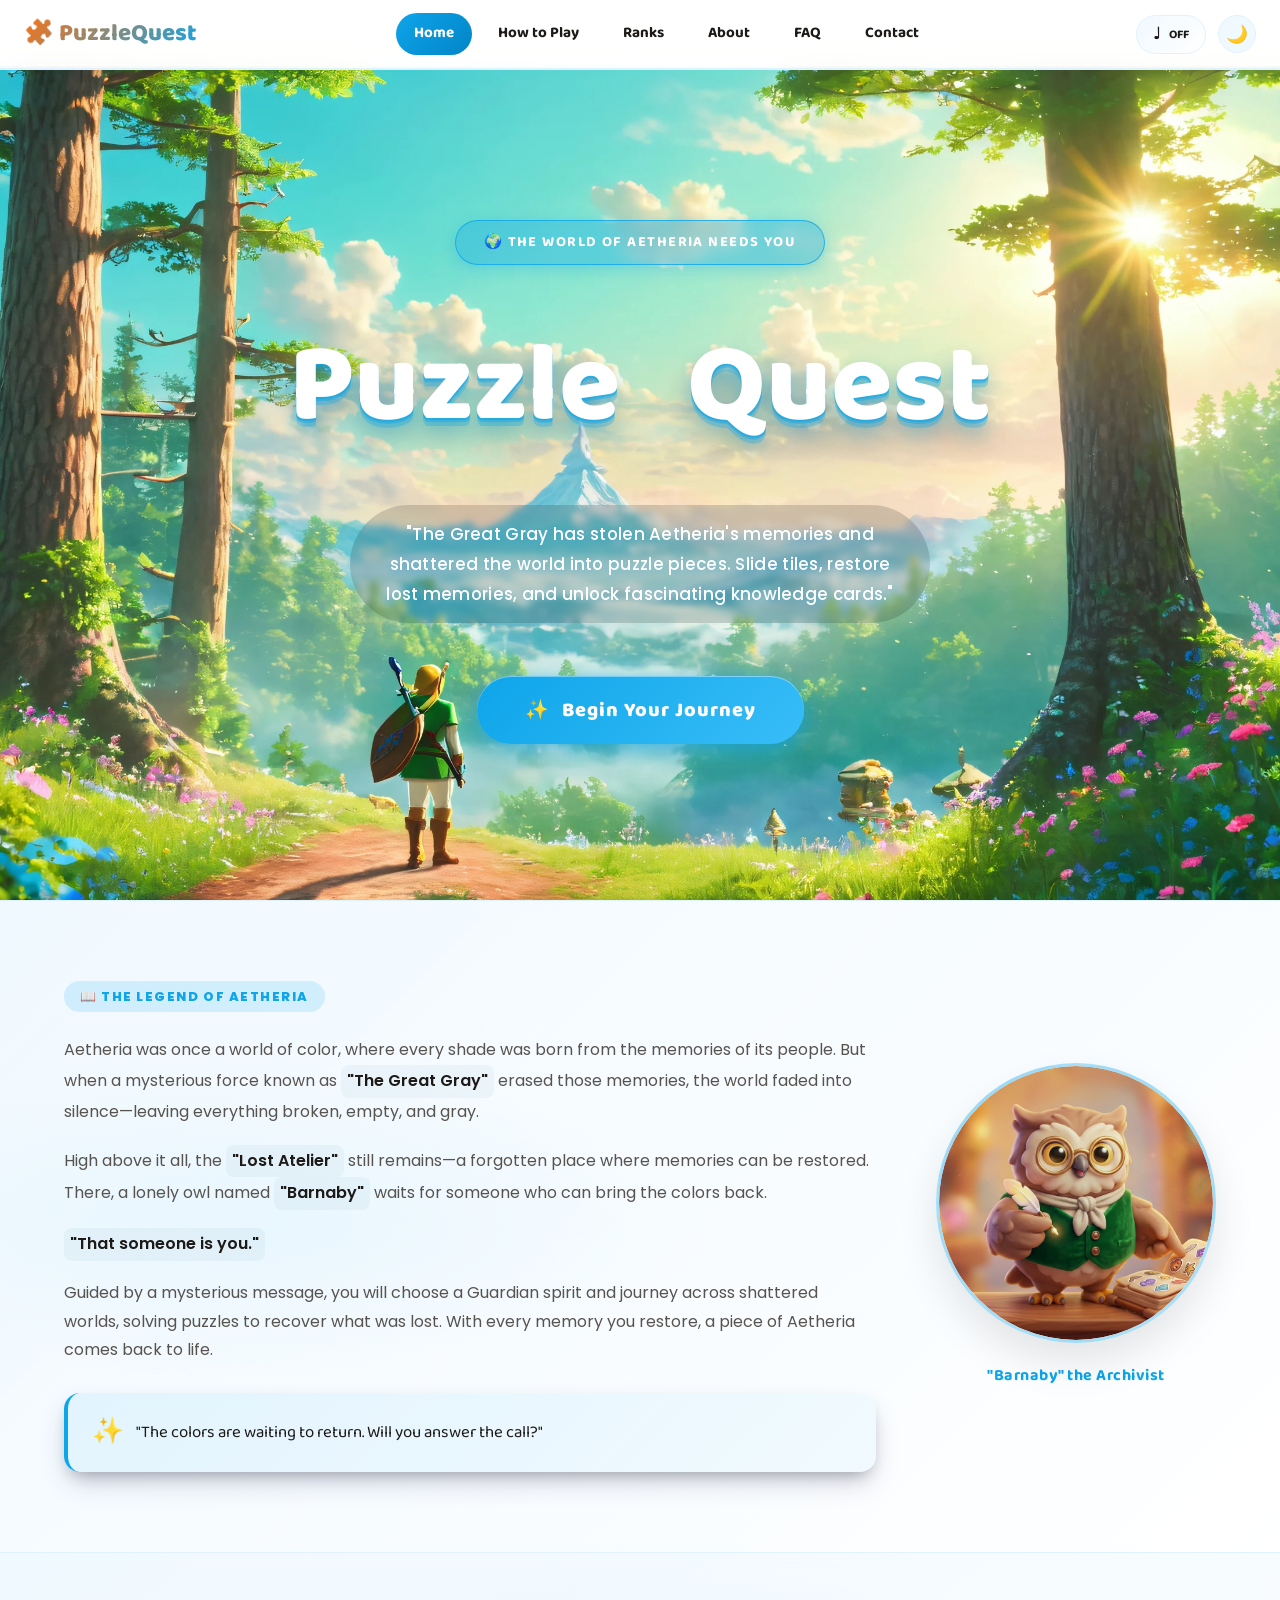
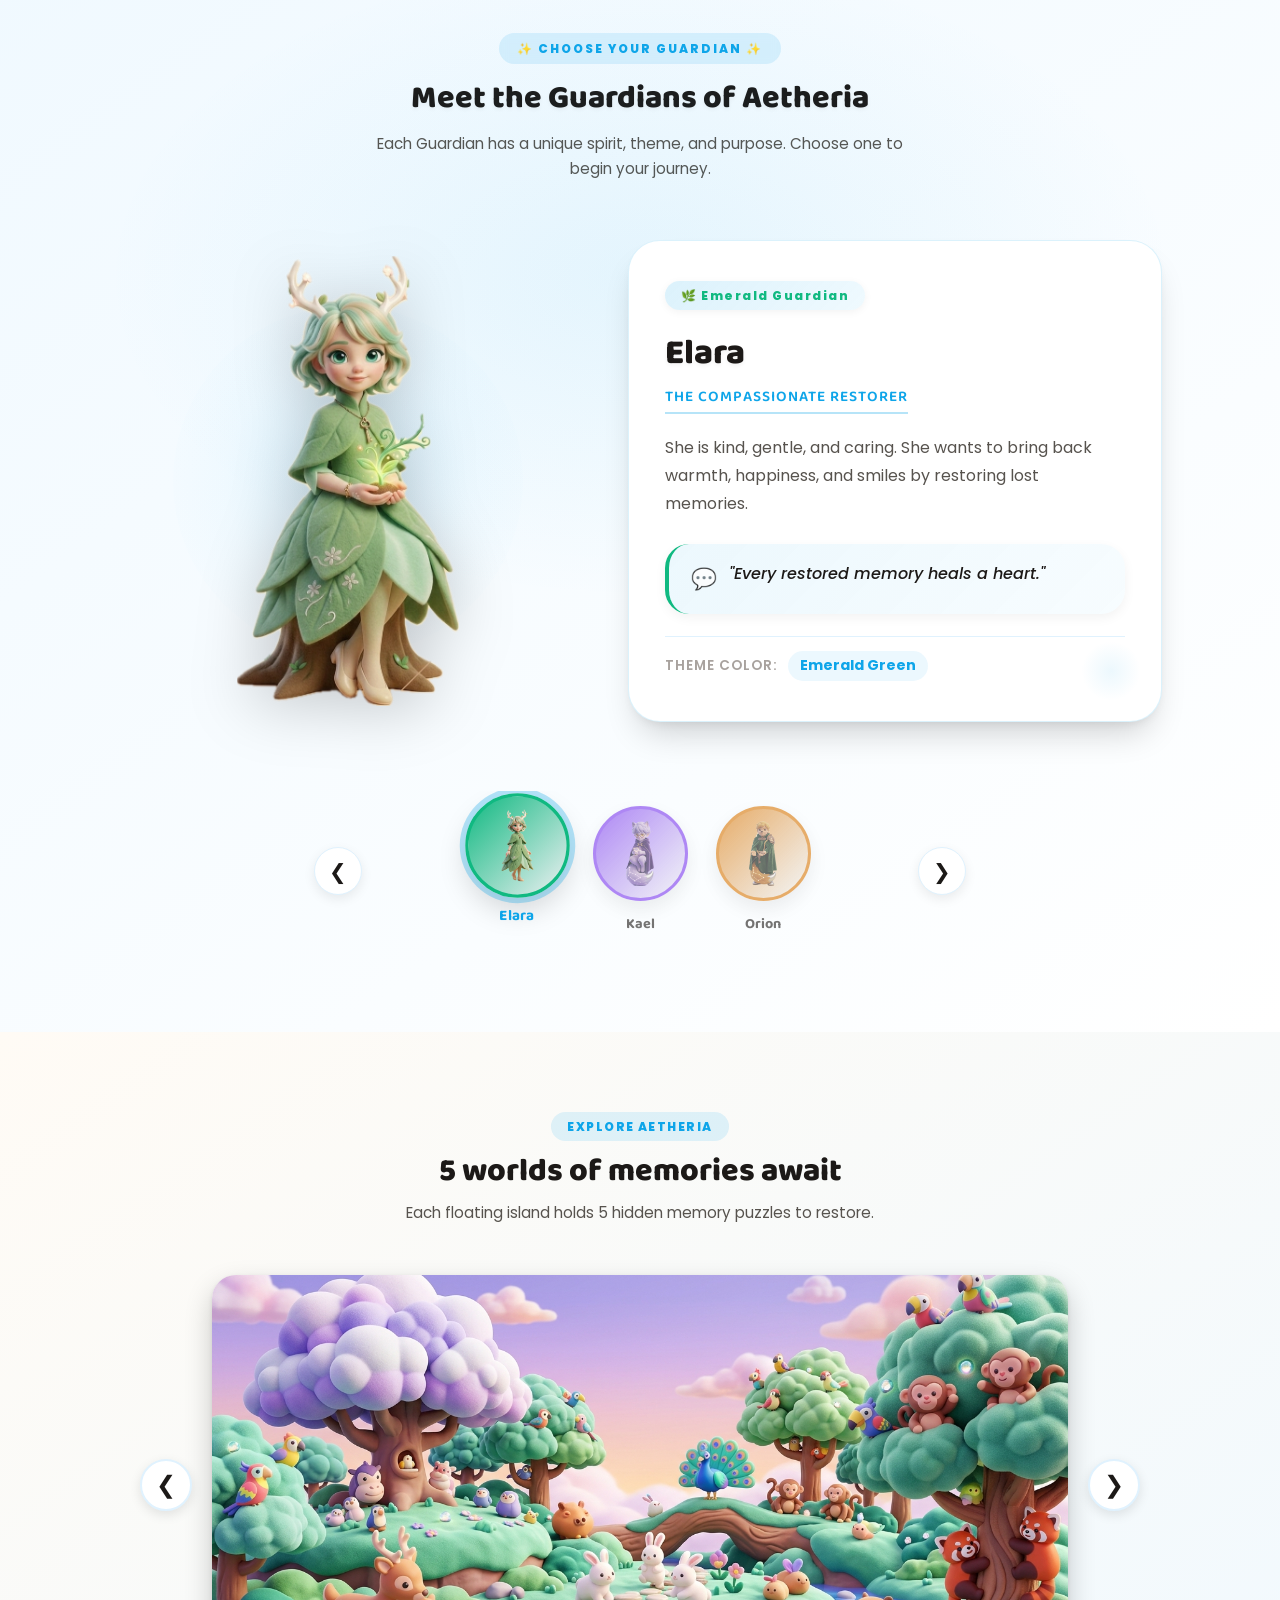
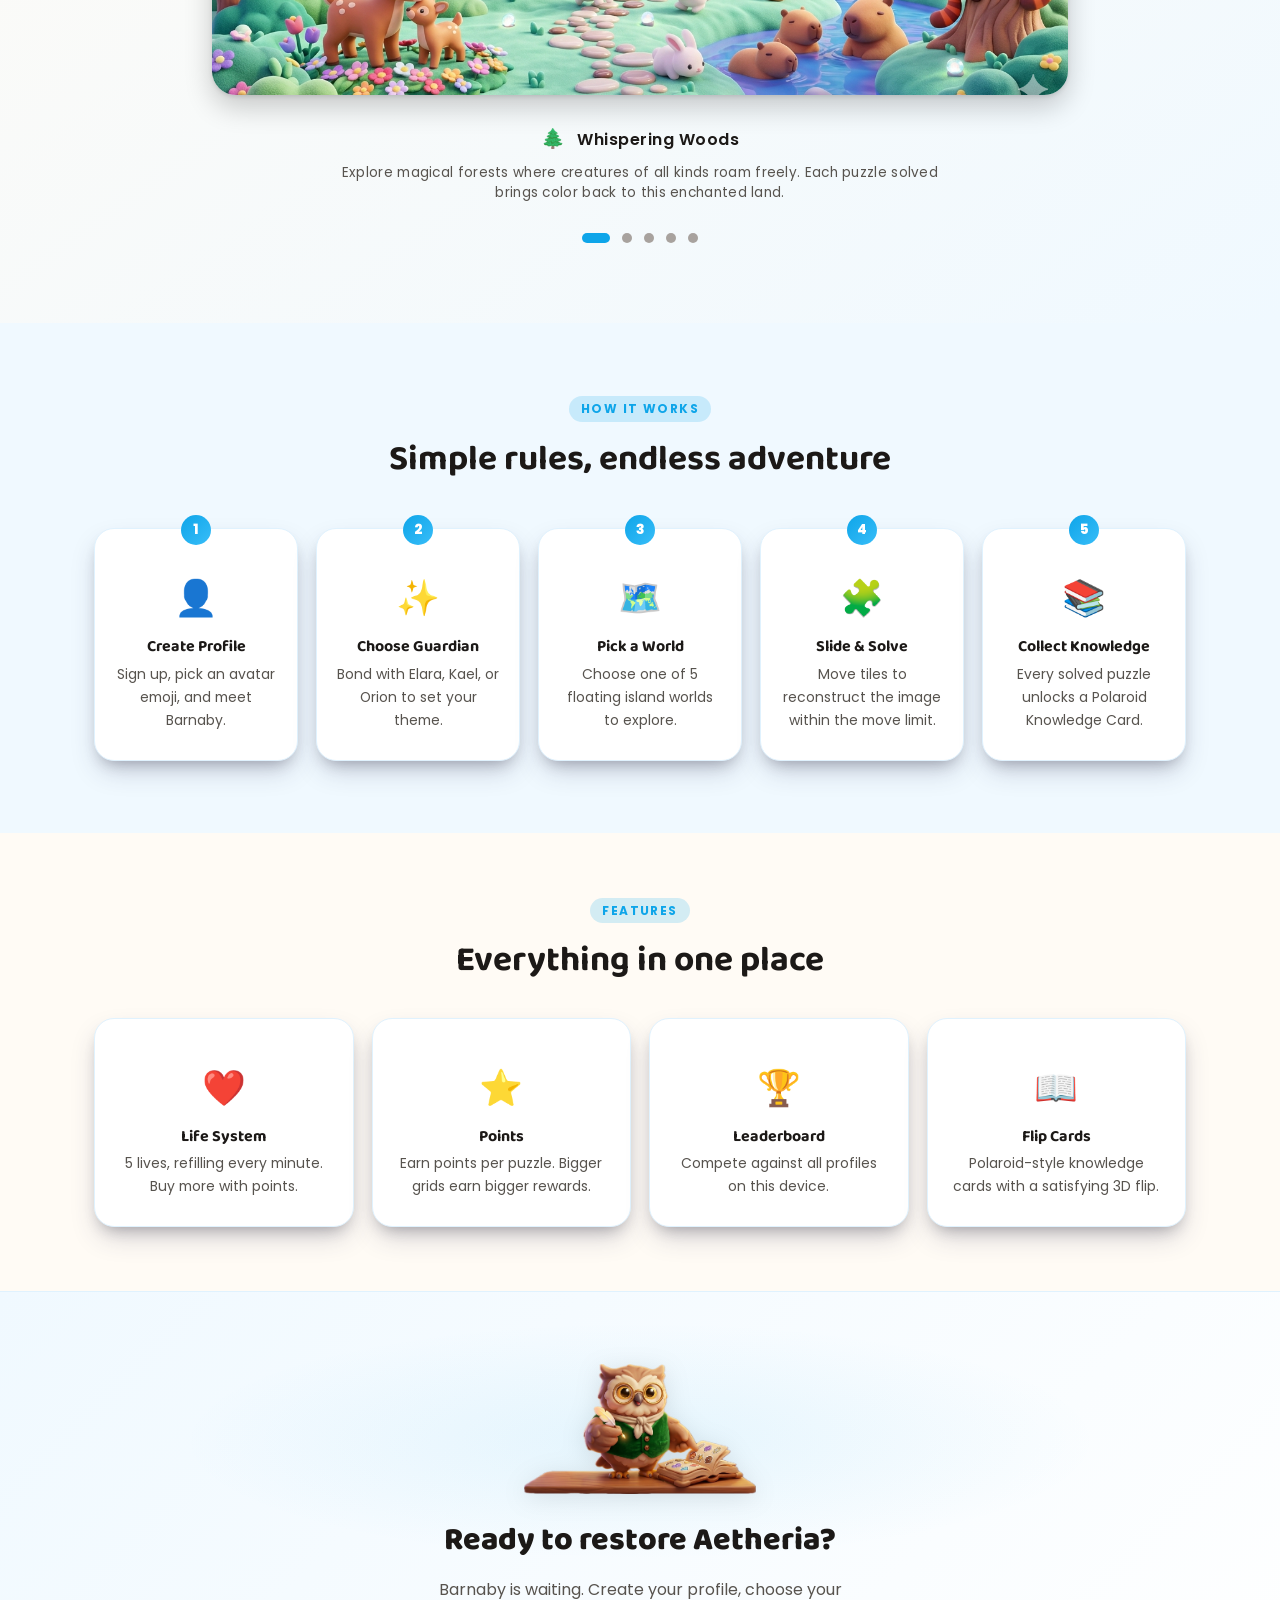
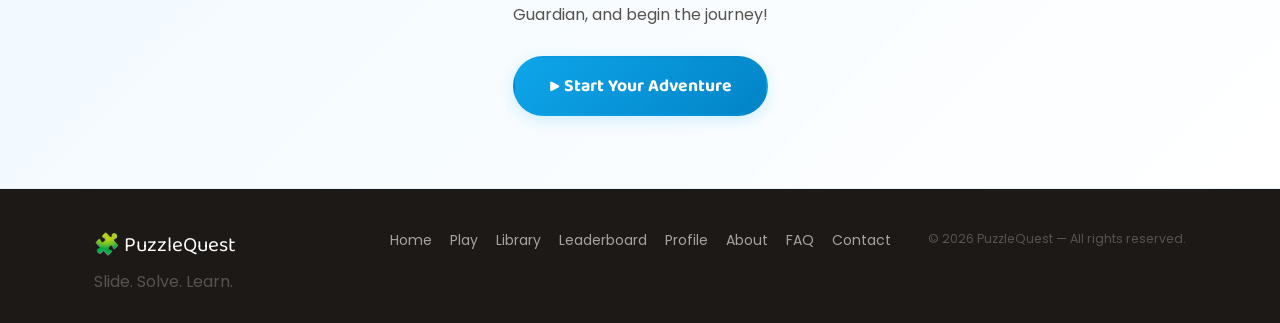
<file: index.html>
<!DOCTYPE html>
<html lang="en">
<head>
  <meta charset="UTF-8"/>
  <meta name="viewport" content="width=device-width, initial-scale=1.0"/>
  <title>PuzzleQuest — Slide. Solve. Learn.</title>
  <link rel="stylesheet" href="css/style.css"/>
</head>
<body>
<nav id="main-nav"></nav>
<main>

  <!-- HERO -->
<section class="hero">
  <div class="hero__inner">
    <span class="hero__badge">🌍 The World of Aetheria Needs You</span>
    <h1 class="hero__title">
      <span class="hero__title-word">Puzzle</span>
      <span class="hero__title-word">Quest</span>
    </h1>
    <p class="hero__sub">
      "The Great Gray has stolen Aetheria's memories and shattered the world into puzzle pieces.
      Slide tiles, restore lost memories, and unlock fascinating knowledge cards."
    </p>
    <div class="hero__cta">
      <button id="hero-play-btn" class="btn btn--primary btn--lg">Begin Your Journey</button>
    </div>
  </div>
</section>

<!-- STORY STRIP -->
<section class="story-strip">
  <div class="container story-strip__container">
    <!-- Story Content - Now on LEFT -->
    <div class="story-strip__content">
      <span class="section__label story-label">📖 The Legend of Aetheria</span>
      <p class="story-text">
        Aetheria was once a world of color, where every shade was born from the memories of its people. 
        But when a mysterious force known as <strong class="story-highlight">"The Great Gray"</strong> erased those memories, 
        the world faded into silence—leaving everything broken, empty, and gray.
      </p>
      <p class="story-text">
        High above it all, the <strong class="story-highlight">"Lost Atelier"</strong> still remains—a forgotten place 
        where memories can be restored. There, a lonely owl named <strong class="story-highlight">"Barnaby"</strong> waits 
        for someone who can bring the colors back.
      </p>
      <p class="story-text">
        <strong class="story-highlight">"That someone is you."</strong>
      </p>
      <p class="story-text">
        Guided by a mysterious message, you will choose a Guardian spirit and journey across shattered worlds, 
        solving puzzles to recover what was lost. With every memory you restore, a piece of Aetheria comes back to life.
      </p>
      <div class="story-quote">
        <span class="story-quote__icon">✨</span>
        <span>"The colors are waiting to return. Will you answer the call?"</span>
      </div>
    </div>
    
    <!-- Owl Image - Now on RIGHT -->
    <div class="story-strip__image">
      <div class="story-image__wrapper">
        <div class="story-image__character">
          <img src="assets/character/barnaby.png" alt="Barnaby the Archivist" class="story-character-img">
        </div>
        <div class="story-image__glow"></div>
      </div>
      <p class="story-image__caption">"Barnaby" the Archivist</p>
    </div>
  </div>
</section>

<!-- CHARACTER SHOWCASE SECTION -->
<section class="character-showcase">
  <div class="container">
    <div class="showcase-header">
      <span class="showcase-badge">✨ Choose Your Guardian ✨</span>
      <h2 class="showcase-title">Meet the Guardians of Aetheria</h2>
      <p class="showcase-subtitle">Each Guardian has a unique spirit, theme, and purpose. Choose one to begin your journey.</p>
    </div>

    <div class="showcase-container">
      <!-- Left Side - Large Character Portrait -->
      <div class="showcase-portrait">
        <div class="portrait-frame">
          <div class="portrait-glow"></div>
          <img id="main-character-img" class="portrait-image" src="assets/character/elara.png" alt="Elara">
        </div>
      </div>

      <!-- Right Side - Info Card -->
      <div class="showcase-card">
        <div class="card-badge" id="character-theme-badge">🌿 Emerald Guardian</div>
        <h2 id="character-name" class="card-name">Elara</h2>
        <h3 id="character-title" class="card-title">The Compassionate Restorer</h3>
        <p id="character-description" class="card-description">
          She is kind, gentle, and caring. She wants to bring back warmth, happiness, and smiles by restoring lost memories.
        </p>
        <div class="card-quote">
          <span class="quote-icon">💬</span>
          <p id="character-slogan" class="quote-text">"Every restored memory heals a heart."</p>
        </div>
        <div class="card-theme">
          <span class="theme-label">Theme Color:</span>
          <span id="character-theme" class="theme-value">Emerald Green</span>
        </div>
      </div>
    </div>

    <!-- Bottom - Horizontal Carousel -->
<div class="carousel-section">
  <button class="carousel-nav carousel-prev" id="carousel-prev">❮</button>
  
  <div class="carousel-container">
    <div class="carousel-track" id="carousel-track">
      <!-- Character 1 - Elara -->
      <div class="carousel-item active" data-character="elara">
        <div class="avatar-circle" style="--avatar-color: #10b981">
          <img src="assets/character/elara-thumb.png" alt="Elara" class="avatar-img contain">
        </div>
        <span class="avatar-name">Elara</span>
      </div>
      
      <!-- Character 2 - Kael -->
      <div class="carousel-item" data-character="kael">
        <div class="avatar-circle" style="--avatar-color: #7c3aed">
          <img src="assets/character/kael-thumb.png" alt="Kael" class="avatar-img contain">
        </div>
        <span class="avatar-name">Kael</span>
      </div>
      
      <!-- Character 3 - Orion -->
      <div class="carousel-item" data-character="orion">
        <div class="avatar-circle" style="--avatar-color: #d97706">
          <img src="assets/character/orion-thumb.png" alt="Orion" class="avatar-img contain">
        </div>
        <span class="avatar-name">Orion</span>
      </div>
    </div>
  </div>
  
  <button class="carousel-nav carousel-next" id="carousel-next">❯</button>
</div>
  </div>
</section>

<!-- 5 WORLDS OF MEMORIES AWAIT - Simple Worlds Showcase -->
<section class="worlds-carousel-section">
  <div class="container">
    <div class="section-header">
      <span class="section__label">Explore Aetheria</span>
      <h2 class="section-title">5 worlds of memories await</h2>
      <p class="section-subtitle">Each floating island holds 5 hidden memory puzzles to restore.</p>
    </div>

    <div class="wide-carousel">
      <button class="wide-prev" id="widePrev">❮</button>
      
      <div class="wide-carousel-container">
        <div class="wide-carousel-slides" id="wideCarouselSlides">
          <!-- World 1 - Animals -->
          <div class="wide-slide" data-world="animals">
            <div class="wide-image-card">
              <img src="assets/worlds/animals.png" alt="Whispering Woods" onerror="Image">
            </div>
          </div>

          <!-- World 2 - Famous -->
          <div class="wide-slide" data-world="famous">
            <div class="wide-image-card">
              <img src="assets/worlds/famous.png" alt="History of Legends" onerror="Image">
            </div>
          </div>

          <!-- World 3 - Cars -->
          <div class="wide-slide" data-world="cars">
            <div class="wide-image-card">
              <img src="assets/worlds/cars.png" alt="Wonder Wheels" onerror="Image">
            </div>
          </div>

          <!-- World 4 - Flowers -->
          <div class="wide-slide" data-world="flowers">
            <div class="wide-image-card">
              <img src="assets/worlds/flowers.png" alt="Blooming Meadows" onerror="Image">
            </div>
          </div>

          <!-- World 5 - Wonders -->
          <div class="wide-slide" data-world="wonders">
            <div class="wide-image-card">
              <img src="assets/worlds/wonders.png" alt="Echoes of Time" onerror="Image">
            </div>
          </div>
        </div>
      </div>
      
      <button class="wide-next" id="wideNext">❯</button>
    </div>

    <!-- Simple Text Below - No Button, Smaller Font -->
    <div class="wide-text-info" id="wideTextInfo">
      <span class="world-icon">🌲</span>
      <span class="world-name">Whispering Woods</span>
      <span class="world-category-simple">Animals</span>
    </div>

    <div class="wide-dots" id="wideDots">
      <span class="wide-dot active" data-index="0"></span>
      <span class="wide-dot" data-index="1"></span>
      <span class="wide-dot" data-index="2"></span>
      <span class="wide-dot" data-index="3"></span>
      <span class="wide-dot" data-index="4"></span>
    </div>
  </div>
</section>

<!-- HOW TO PLAY -->
<section class="how-section" id="how">
    <div class="container">
      <div style="text-align:center;margin-bottom:0;">
        <span class="section__label">How It Works</span>
        <h2 style="margin-top:8px;">Simple rules, endless adventure</h2>
      </div>
      <div class="how-grid">
        <div class="how-card"><div class="how-card__num">1</div><span class="how-card__icon">👤</span><h3>Create Profile</h3><p>Sign up, pick an avatar emoji, and meet Barnaby.</p></div>
        <div class="how-card"><div class="how-card__num">2</div><span class="how-card__icon">✨</span><h3>Choose Guardian</h3><p>Bond with Elara, Kael, or Orion to set your theme.</p></div>
        <div class="how-card"><div class="how-card__num">3</div><span class="how-card__icon">🗺️</span><h3>Pick a World</h3><p>Choose one of 5 floating island worlds to explore.</p></div>
        <div class="how-card"><div class="how-card__num">4</div><span class="how-card__icon">🧩</span><h3>Slide &amp; Solve</h3><p>Move tiles to reconstruct the image within the move limit.</p></div>
        <div class="how-card"><div class="how-card__num">5</div><span class="how-card__icon">📚</span><h3>Collect Knowledge</h3><p>Every solved puzzle unlocks a Polaroid Knowledge Card.</p></div>
      </div>
    </div>
</section>

<!-- FEATURES -->
<section class="section">
    <div class="container">
      <div style="text-align:center;margin-bottom:36px;">
        <span class="section__label">Features</span>
        <h2 style="margin-top:8px;">Everything in one place</h2>
      </div>
      <div style="display:grid;grid-template-columns:repeat(auto-fit,minmax(195px,1fr));gap:18px;">
        <div class="how-card"><span class="how-card__icon">❤️</span><h3>Life System</h3><p>5 lives, refilling every minute. Buy more with points.</p></div>
        <div class="how-card"><span class="how-card__icon">⭐</span><h3>Points</h3><p>Earn points per puzzle. Bigger grids earn bigger rewards.</p></div>
        <div class="how-card"><span class="how-card__icon">🏆</span><h3>Leaderboard</h3><p>Compete against all profiles on this device.</p></div>
        <div class="how-card"><span class="how-card__icon">📖</span><h3>Flip Cards</h3><p>Polaroid-style knowledge cards with a satisfying 3D flip.</p></div>
      </div>
    </div>
  </section>
  
<!-- CTA - With Small Transparent Owl Image -->
<section class="cta-section">
  <div class="container cta-container">
    <div class="cta-content">
      <div class="cta-owl">
        <img src="assets/character/barnaby1.png" alt="Barnaby the Archivist" class="cta-owl-img" onerror="this.src='https://placehold.co/100x100/0ea5e9/white?text=🦉'">
      </div>
      <h2 class="cta-title">Ready to restore Aetheria?</h2>
      <p class="cta-text">
        Barnaby is waiting. Create your profile, choose your Guardian, and begin the journey!
      </p>
      <button id="hero-play-btn-2" class="btn btn--primary btn--lg" onclick="location.href=window.PQ?.Auth?.loggedIn()?'worldmap.html':'login.html'">
      ▶ Start Your Adventure
    </button>
    </div>
  </div>
</section>

</main>
<footer id="main-footer"></footer>
<script src="js/main.js"></script>
</body>
</html>
</file>
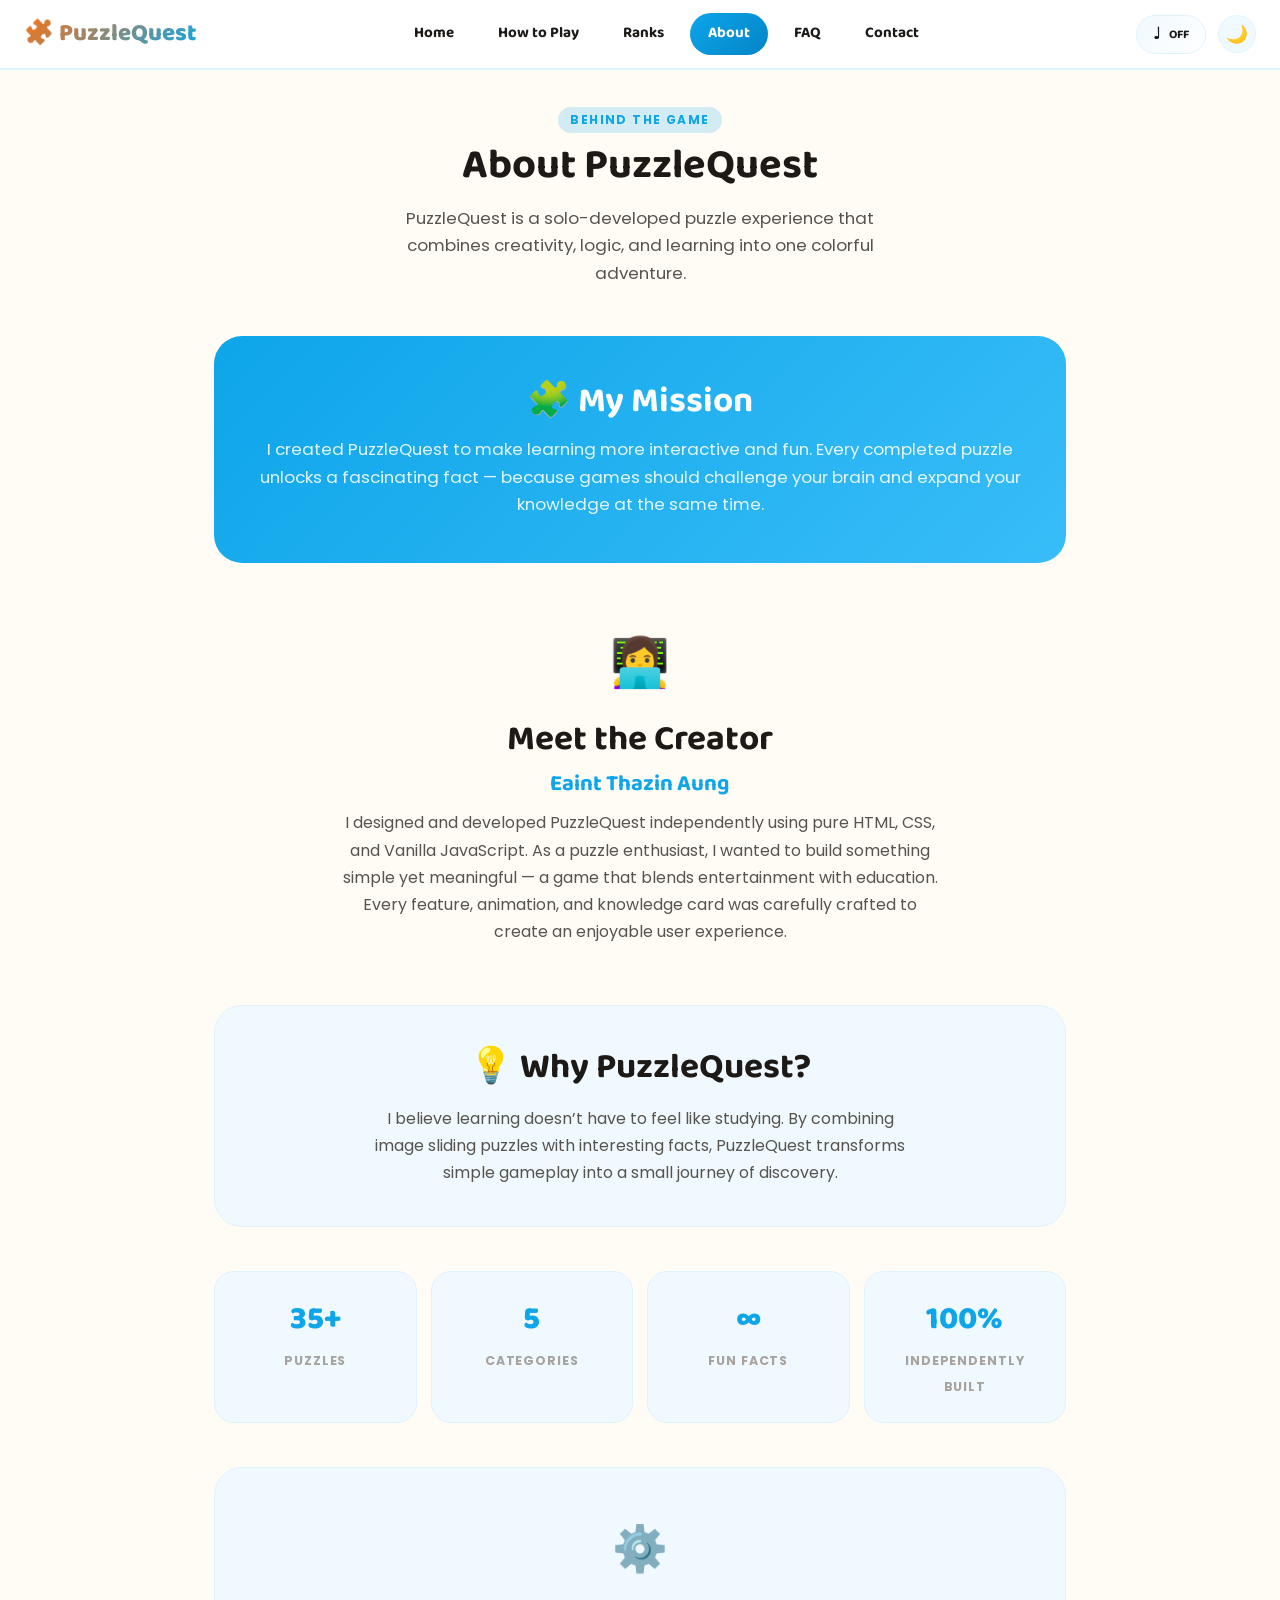
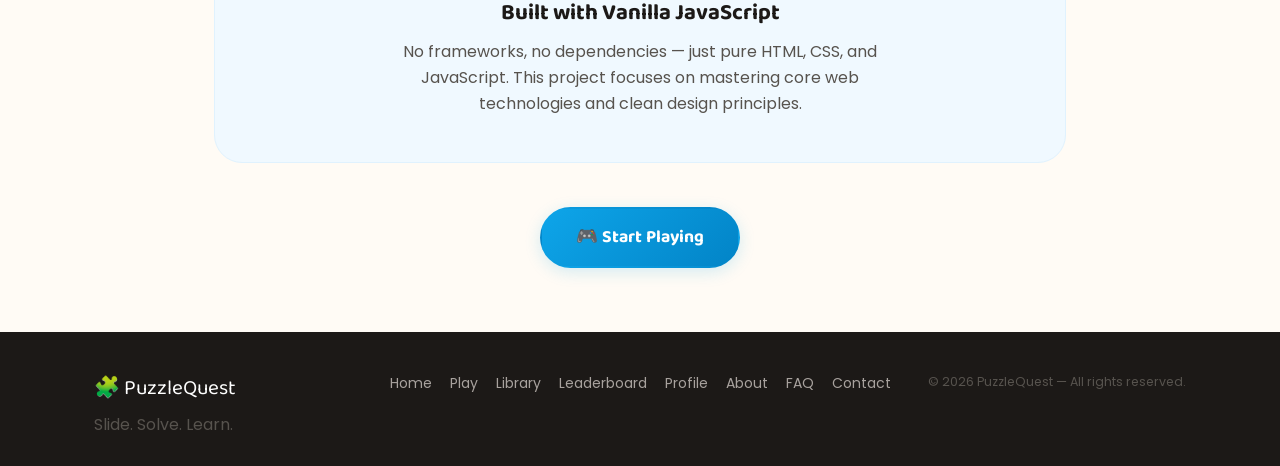
<file: about.html>
<!DOCTYPE html>
<html lang="en">
<head>
  <meta charset="UTF-8"/>
  <meta name="viewport" content="width=device-width, initial-scale=1.0"/>
  <title>About — PuzzleQuest</title>
  <link rel="stylesheet" href="css/style.css"/>
  <style>
    .about-page { 
      max-width: 900px; 
      margin: 0 auto; 
      padding: 40px 24px 64px; 
    }
    .about-hero { 
      text-align: center; 
      margin-bottom: 48px; 
    }
    .about-hero h1 { 
      font-size: 2.6rem; 
      margin-bottom: 14px; 
    }
    .mission-card {
      background: linear-gradient(135deg, var(--pri), var(--acc));
      border-radius: var(--r-xl); 
      padding: 44px 32px;
      color: #fff; 
      text-align: center; 
      margin-bottom: 48px;
    }
    .mission-card h2 { 
      color: #fff; 
      margin-bottom: 14px; 
    }
    .mission-card p  { 
      color: rgba(255,255,255,.88); 
      font-size: 1.05rem; 
    }
    .team-grid { 
      display: grid; 
      grid-template-columns: repeat(auto-fit, minmax(240px, 1fr)); 
      gap: 20px; margin: 40px 0; 
    }
    .team-card {
      background: var(--bg-card); 
      border: 1.5px solid var(--bdr);
      border-radius: var(--r-lg); 
      padding: 28px 20px; 
      text-align: center;
      transition: transform .3s var(--ease-b);
    }
    .team-card:hover { 
      transform: translateY(-6px); 
      box-shadow: var(--sh-md); 
    }
    .team-avatar { 
      font-size: 3.2rem; 
      margin-bottom: 14px; 
      display: block; 
    }
    .team-name   { 
      font-family: var(--font-d); 
      font-size: 1.2rem; 
      margin-bottom: 4px; 
    }
    .team-role   { 
      color: var(--pri); 
      font-weight: 700; 
      font-size: .88rem; 
      margin-bottom: 10px; 
    }
    .team-bio    { 
      color: var(--tx2); 
      font-size: .87rem; 
    }
    .stats-grid  { 
      display: grid; 
      grid-template-columns: repeat(4, 1fr); 
      gap: 14px; margin: 44px 0; 
    }
    .stat-item   { 
      text-align: center; 
      padding: 22px; 
      background: var(--bg-alt); 
      border-radius: var(--r-lg); 
      border: 1.5px solid var(--bdr); 
    }
    .stat-number { 
      font-family: var(--font-d); 
      font-size: 2rem; 
      color: var(--pri); 
      font-weight: 800; 
      display: block; 
    }
    .stat-label  { 
      color: var(--tx3); 
      font-size: .78rem; 
      text-transform: uppercase; 
      letter-spacing: .07em; 
      font-weight: 700; 
    }
    @media (max-width: 600px) { .stats-grid { grid-template-columns: repeat(2, 1fr); } }
  </style>
</head>
<body>
<nav id="main-nav"></nav>
<main>
<div class="about-page">

  <div class="about-hero">
    <span class="section__label">Behind the Game</span>
    <h1>About PuzzleQuest</h1>
    <p style="color:var(--tx2);max-width:520px;margin:0 auto;font-size:1.05rem;">
      PuzzleQuest is a solo-developed puzzle experience that combines creativity, logic, and learning into one colorful adventure.
    </p>
  </div>

  <div class="mission-card">
    <h2>🧩 My Mission</h2>
    <p>
      I created PuzzleQuest to make learning more interactive and fun. 
      Every completed puzzle unlocks a fascinating fact — because games 
      should challenge your brain and expand your knowledge at the same time.
    </p>
  </div>

  <!-- Founder Section -->
  <div style="text-align:center;margin:60px 0;">
    <span style="font-size:3rem;display:block;margin-bottom:16px;">👩‍💻</span>
    <h2 style="margin-bottom:10px;">Meet the Creator</h2>
    <h3 style="font-family:var(--font-d);color:var(--pri);margin-bottom:12px;">
      Eaint Thazin Aung
    </h3>
    <p style="max-width:600px;margin:0 auto;color:var(--tx2);line-height:1.7;">
      I designed and developed PuzzleQuest independently using pure HTML, CSS, and 
      Vanilla JavaScript. As a puzzle enthusiast, I wanted to build something 
      simple yet meaningful — a game that blends entertainment with education.
      Every feature, animation, and knowledge card was carefully crafted 
      to create an enjoyable user experience.
    </p>
  </div>

  <!-- Why I Built This -->
  <div style="background:var(--bg-alt);border-radius:var(--r-xl);padding:40px;margin:40px 0;border:1.5px solid var(--bdr);text-align:center;">
    <h2 style="margin-bottom:16px;">💡 Why PuzzleQuest?</h2>
    <p style="max-width:550px;margin:0 auto;color:var(--tx2);line-height:1.7;">
      I believe learning doesn’t have to feel like studying. By combining 
      image sliding puzzles with interesting facts, PuzzleQuest transforms 
      simple gameplay into a small journey of discovery.
    </p>
  </div>

  <!-- Stats -->
  <div class="stats-grid">
    <div class="stat-item">
      <span class="stat-number">35+</span>
      <span class="stat-label">Puzzles</span>
    </div>
    <div class="stat-item">
      <span class="stat-number">5</span>
      <span class="stat-label">Categories</span>
    </div>
    <div class="stat-item">
      <span class="stat-number">∞</span>
      <span class="stat-label">Fun Facts</span>
    </div>
    <div class="stat-item">
      <span class="stat-number">100%</span>
      <span class="stat-label">Independently Built</span>
    </div>
  </div>

  <div style="text-align:center;background:var(--bg-alt);border-radius:var(--r-xl);padding:44px;margin:44px 0;border:1.5px solid var(--bdr);">
    <span style="font-size:2.8rem;display:block;margin-bottom:14px;">⚙️</span>
    <h3 style="margin-bottom:12px;">Built with Vanilla JavaScript</h3>
    <p style="max-width:480px;margin:0 auto;color:var(--tx2);">
      No frameworks, no dependencies — just pure HTML, CSS, and JavaScript.
      This project focuses on mastering core web technologies and clean design principles.
    </p>
  </div>

  <div style="text-align:center;">
    <a href="worldmap.html" class="btn btn--primary btn--lg">🎮 Start Playing</a>
  </div>

</div>
</main>
<footer id="main-footer"></footer>
<script src="js/main.js"></script>
</body>
</html>
</file>
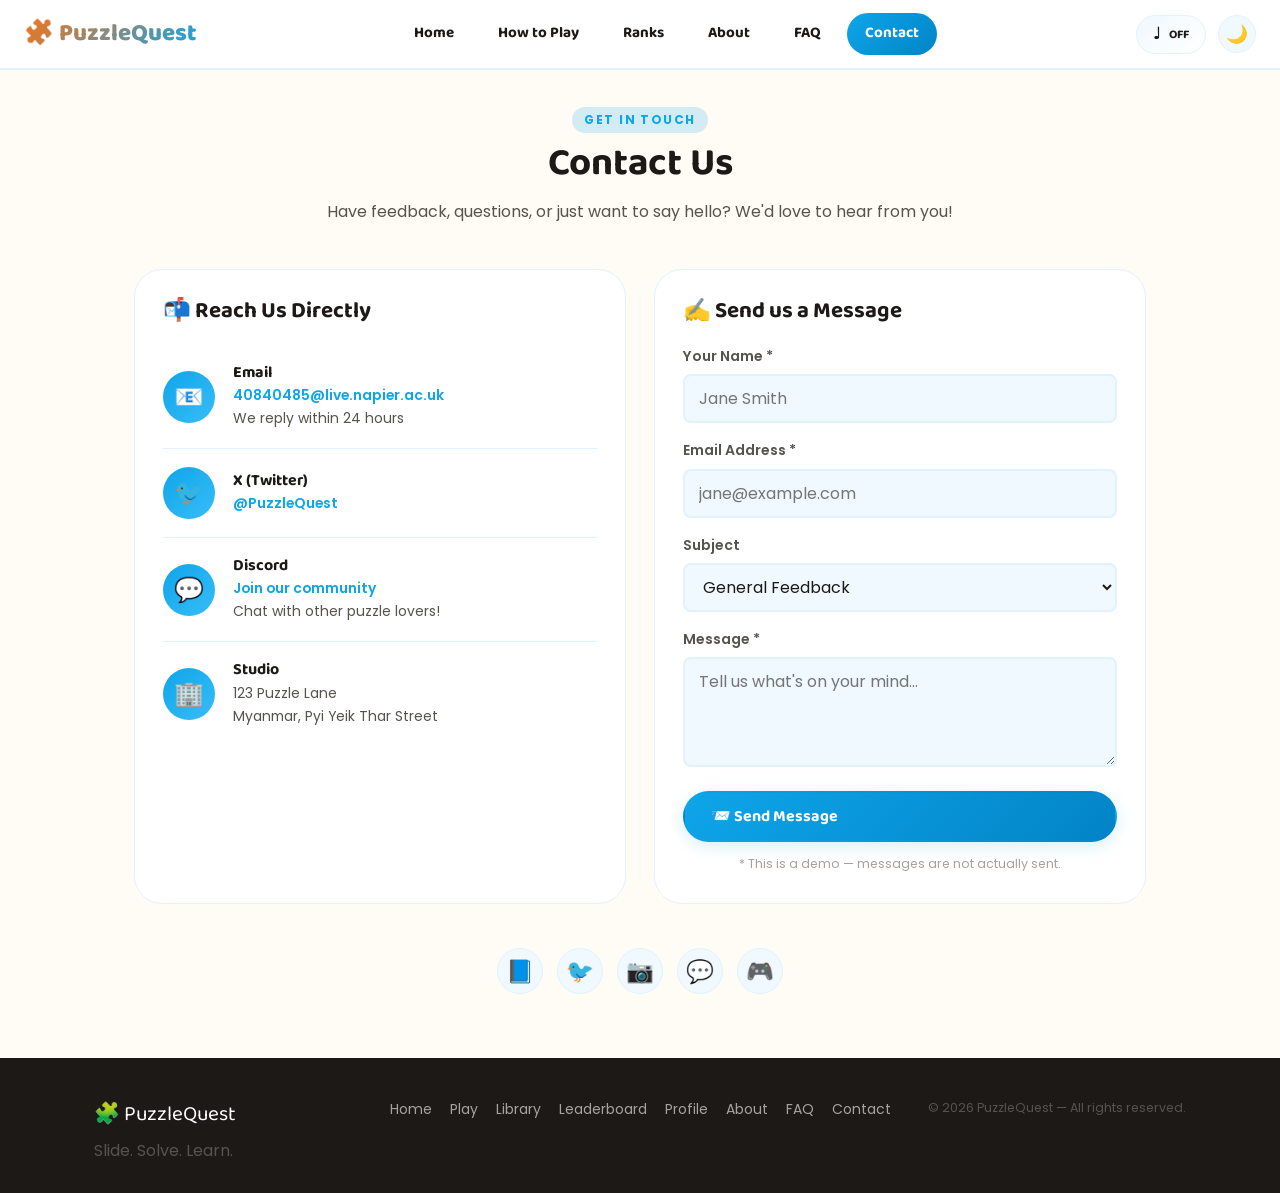
<file: contact.html>
<!DOCTYPE html>
<html lang="en">
<head>
  <meta charset="UTF-8"/>
  <meta name="viewport" content="width=device-width, initial-scale=1.0"/>
  <title>Contact — PuzzleQuest</title>
  <link rel="stylesheet" href="css/style.css"/>
  <style>
    .contact-page {
        max-width: 1060px;
        margin: 0 auto;
        padding: 40px 24px 64px;
    }

    .contact-hero {
        text-align: center;
        margin-bottom: 44px;
    }

    .contact-grid {
        display: grid;
        grid-template-columns: 1fr 1fr;
        gap: 28px;
        margin-bottom: 44px;
    }

    .contact-card {
        background: var(--bg-card);
        border: 1.5px solid var(--bdr);
        border-radius: var(--r-xl);
        padding: 28px;
    }

    .contact-method {
        display: flex;
        align-items: center;
        gap: 18px;
        padding: 18px 0;
        border-bottom: 1px solid var(--bdr);
    }

    .contact-method:last-child {
        border-bottom: none;
    }

    .contact-icon {
        font-size: 1.5rem;
        width: 52px;
        height: 52px;
        display: flex;
        align-items: center;
        justify-content: center;
        background: linear-gradient(135deg, var(--pri), var(--acc));
        border-radius: 50%;
        flex-shrink: 0;
    }

    .contact-detail h3 {
        font-size: 1rem;
        margin-bottom: 2px;
    }

    .contact-detail p {
        color: var(--tx2);
        font-size: .87rem;
    }

    .contact-detail a {
        color: var(--pri);
        font-weight: 600;
    }

    .success-msg {
        display: none;
        background: rgba(34,197,94,.08);
        border: 1.5px solid var(--ok);
        border-radius: var(--r-md);
        padding: 14px;
        color: var(--ok);
        text-align: center;
        margin-bottom: 18px;
        font-weight: 600;
    }

    .social-links {
        display: flex;
        gap: 14px;
        justify-content: center;
        margin-top: 28px;
    }

    .social-link {
        width: 46px;
        height: 46px;
        border-radius: 50%;
        background: var(--bg-alt);
        border: 1.5px solid var(--bdr);
        display: flex;
        align-items: center;
        justify-content: center;
        font-size: 1.4rem;
        transition: all .2s var(--ease-b);
    }

    .social-link:hover {
        transform: translateY(-4px);
        border-color: var(--pri);
        background: var(--pri);
    }

    /* Media Queries */
    @media (max-width: 680px) {
        .contact-grid {
            grid-template-columns: 1fr;
        }
    }
  </style>
</head>
<body>
<nav id="main-nav"></nav>
<main>
  <div class="contact-page">

    <div class="contact-hero">
      <span class="section__label">Get in Touch</span>
      <h1 style="font-size:2.4rem;margin-bottom:12px;">Contact Us</h1>
      <p style="color:var(--tx2);">Have feedback, questions, or just want to say hello? We'd love to hear from you!</p>
    </div>

    <div class="contact-grid">

      <div class="contact-card">
        <h3 style="margin-bottom:20px;">📬 Reach Us Directly</h3>
        <div class="contact-method">
          <div class="contact-icon">📧</div>
          <div class="contact-detail">
            <h3>Email</h3>
            <p><a href="mailto:support@puzzlequest.com">40840485@live.napier.ac.uk</a></p>
            <p>We reply within 24 hours</p>
          </div>
        </div>
        <div class="contact-method">
          <div class="contact-icon">🐦</div>
          <div class="contact-detail">
            <h3>X (Twitter)</h3>
            <p><a href="#" target="_blank">@PuzzleQuest</a></p>
          </div>
        </div>
        <div class="contact-method">
          <div class="contact-icon">💬</div>
          <div class="contact-detail">
            <h3>Discord</h3>
            <p><a href="#" target="_blank">Join our community</a></p>
            <p>Chat with other puzzle lovers!</p>
          </div>
        </div>
        <div class="contact-method">
          <div class="contact-icon">🏢</div>
          <div class="contact-detail">
            <h3>Studio</h3>
            <p>123 Puzzle Lane<br/>Myanmar, Pyi Yeik Thar Street</p>
          </div>
        </div>
      </div>

      <div class="contact-card">
        <h3 style="margin-bottom:20px;">✍️ Send us a Message</h3>
        <div class="success-msg" id="form-success">✅ Message sent! We'll get back to you soon.</div>
        <form id="contact-form" novalidate>
          <div class="form-group">
            <label class="form-label" for="name">Your Name *</label>
            <input type="text" id="name" required placeholder="Jane Smith"/>
          </div>
          <div class="form-group">
            <label class="form-label" for="email">Email Address *</label>
            <input type="email" id="email" required placeholder="jane@example.com"/>
          </div>
          <div class="form-group">
            <label class="form-label" for="subject">Subject</label>
            <select id="subject">
              <option>General Feedback</option>
              <option>Bug Report</option>
              <option>Feature Suggestion</option>
              <option>Support Question</option>
              <option>Partnership Inquiry</option>
            </select>
          </div>
          <div class="form-group">
            <label class="form-label" for="message">Message *</label>
            <textarea id="message" required placeholder="Tell us what's on your mind…" style="min-height:110px;resize:vertical;"></textarea>
          </div>
          <button type="submit" class="btn btn--primary" style="width:100%;">📨 Send Message</button>
        </form>
        <p style="font-size:.78rem;color:var(--tx3);margin-top:12px;text-align:center;">* This is a demo — messages are not actually sent.</p>
      </div>

    </div>

    <div class="social-links">
      <a href="#" class="social-link">📘</a>
      <a href="#" class="social-link">🐦</a>
      <a href="#" class="social-link">📷</a>
      <a href="#" class="social-link">💬</a>
      <a href="#" class="social-link">🎮</a>
    </div>

  </div>
</main>
<footer id="main-footer"></footer>
<script>
  document.addEventListener('DOMContentLoaded', function () {
    document.getElementById('contact-form')?.addEventListener('submit', function (e) {
      e.preventDefault();
      const name    = document.getElementById('name').value.trim();
      const email   = document.getElementById('email').value.trim();
      const message = document.getElementById('message').value.trim();
      if (!name || !email || !message) {
        if (window.PQ?.toast) PQ.toast('Please fill in all required fields.', 'warning');
        return;
      }
      if (!email.includes('@') || !email.includes('.')) {
        if (window.PQ?.toast) PQ.toast('Please enter a valid email address.', 'warning');
        return;
      }
      const success = document.getElementById('form-success');
      success.style.display = 'block';
      this.reset();
      setTimeout(() => { success.style.display = 'none'; }, 5000);
    });
  });
</script>
<script src="js/main.js"></script>
</body>
</html>
</file>
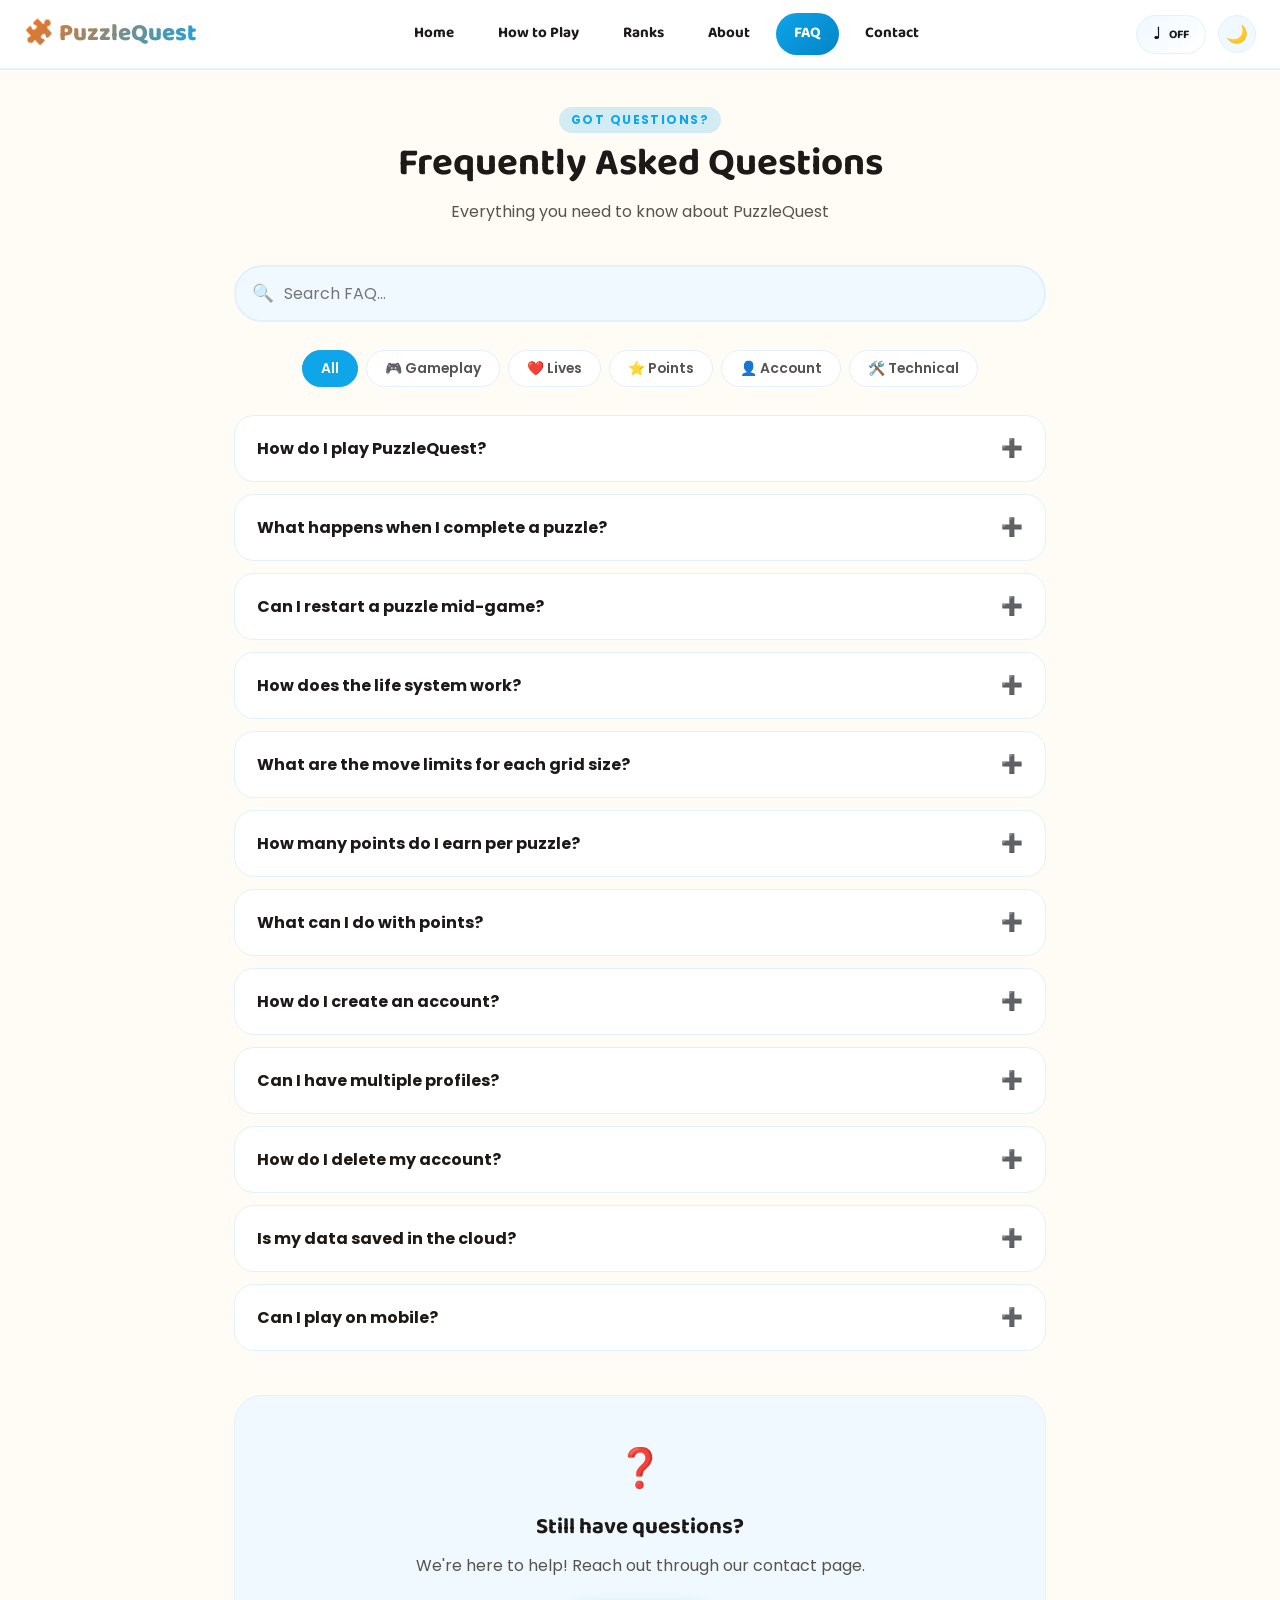
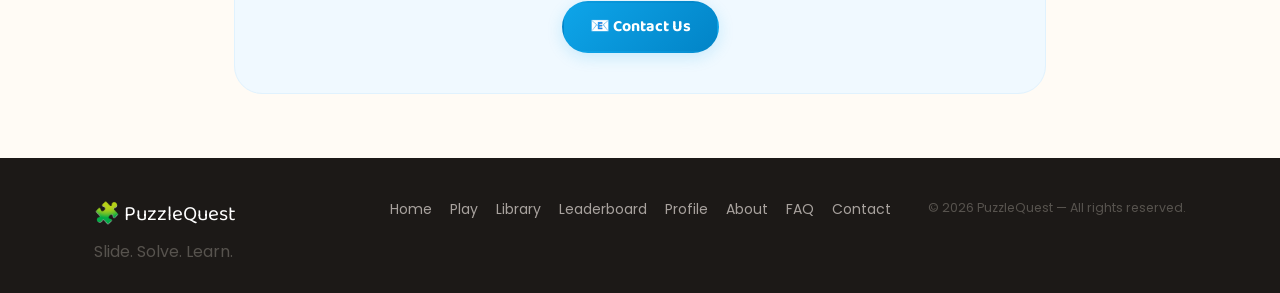
<file: faq.html>
<!DOCTYPE html>
<html lang="en">
<head>
  <meta charset="UTF-8"/>
  <meta name="viewport" content="width=device-width, initial-scale=1.0"/>
  <title>FAQ — PuzzleQuest</title>
  <link rel="stylesheet" href="css/style.css"/>
  <style>
    .faq-page {
        max-width: 860px;
        margin: 0 auto;
        padding: 40px 24px 64px;
    }

    .faq-hero {
        text-align: center;
        margin-bottom: 40px;
    }

    .faq-search {
        margin-bottom: 28px;
        position: relative;
    }

    .faq-search input {
        padding: 14px 20px 14px 48px;
        border-radius: var(--r-full);
    }

    .faq-search::before {
        content: '🔍';
        position: absolute;
        left: 18px;
        top: 50%;
        transform: translateY(-50%);
        font-size: 1.1rem;
        opacity: .55;
    }

    .faq-cats {
        display: flex;
        gap: 8px;
        flex-wrap: wrap;
        margin-bottom: 28px;
        justify-content: center;
    }

    .faq-cat-btn {
        padding: 7px 18px;
        border-radius: var(--r-full);
        border: 1.5px solid var(--bdr);
        background: var(--bg-card);
        color: var(--tx2);
        font-weight: 600;
        font-size: .87rem;
        cursor: pointer;
        transition: all .18s;
    }

    .faq-cat-btn:hover,
    .faq-cat-btn.active {
        background: var(--pri);
        border-color: var(--pri);
        color: #fff;
    }

    .faq-item {
        background: var(--bg-card);
        border: 1.5px solid var(--bdr);
        border-radius: var(--r-lg);
        margin-bottom: 12px;
        overflow: hidden;
        transition: border-color .2s, box-shadow .2s;
    }

    .faq-item:hover {
        border-color: var(--pri);
        box-shadow: var(--sh-sm);
    }

    .faq-question {
        padding: 18px 22px;
        cursor: pointer;
        display: flex;
        justify-content: space-between;
        align-items: center;
        font-weight: 700;
        font-size: 1rem;
        gap: 16px;
    }

    .faq-question .toggle {
        font-size: 1.1rem;
        transition: transform .25s;
        flex-shrink: 0;
    }

    .faq-item.open .faq-question .toggle {
        transform: rotate(45deg);
    }

    .faq-answer {
        max-height: 0;
        padding: 0 22px;
        overflow: hidden;
        transition: all .3s ease;
        color: var(--tx2);
        border-top: 0 solid var(--bdr);
    }

    .faq-item.open .faq-answer {
        max-height: 300px;
        padding: 0 22px 18px;
        border-top-width: 1px;
    }

    .faq-answer p {
        margin-bottom: 8px;
        font-size: .92rem;
    }

    .faq-answer ul {
        list-style: disc;
        padding-left: 20px;
        margin-top: 8px;
        font-size: .92rem;
    }

    .faq-answer li {
        margin-bottom: 4px;
    }

    .still-q {
        text-align: center;
        margin-top: 44px;
        padding: 40px;
        background: var(--bg-alt);
        border-radius: var(--r-xl);
        border: 1.5px solid var(--bdr);
    }
  </style>
</head>
<body>
<nav id="main-nav"></nav>
<main>
  <div class="faq-page">

    <div class="faq-hero">
      <span class="section__label">Got Questions?</span>
      <h1 style="font-size:2.4rem;margin-bottom:12px;">Frequently Asked Questions</h1>
      <p style="color:var(--tx2);">Everything you need to know about PuzzleQuest</p>
    </div>

    <div class="faq-search">
      <input type="text" id="faq-search" placeholder="Search FAQ…" aria-label="Search FAQ"/>
    </div>

    <div class="faq-cats" id="faq-cats">
      <button class="faq-cat-btn active" data-cat="all">All</button>
      <button class="faq-cat-btn" data-cat="gameplay">🎮 Gameplay</button>
      <button class="faq-cat-btn" data-cat="lives">❤️ Lives</button>
      <button class="faq-cat-btn" data-cat="points">⭐ Points</button>
      <button class="faq-cat-btn" data-cat="account">👤 Account</button>
      <button class="faq-cat-btn" data-cat="technical">🛠️ Technical</button>
    </div>

    <div id="faq-list">
      <div class="faq-item" data-category="gameplay">
        <div class="faq-question">How do I play PuzzleQuest?<span class="toggle">➕</span></div>
        <div class="faq-answer"><p>Choose a category → select an image → pick a grid size (3×3 to 7×7) → click tiles to slide them and reconstruct the image. Complete the puzzle within the move limit to win!</p></div>
      </div>
      <div class="faq-item" data-category="gameplay">
        <div class="faq-question">What happens when I complete a puzzle?<span class="toggle">➕</span></div>
        <div class="faq-answer"><p>You'll see your results (moves, time, points earned) and unlock a Knowledge Card with an interesting fact about the image. The card is saved to your Library forever!</p></div>
      </div>
      <div class="faq-item" data-category="gameplay">
        <div class="faq-question">Can I restart a puzzle mid-game?<span class="toggle">➕</span></div>
        <div class="faq-answer"><p>Yes! Click the 🔀 Restart button during a game. A confirmation dialog will appear, and if you confirm, the tiles will be reshuffled and your moves and timer will reset. No life is lost for restarting.</p></div>
      </div>
      <div class="faq-item" data-category="lives">
        <div class="faq-question">How does the life system work?<span class="toggle">➕</span></div>
        <div class="faq-answer"><p>You start with 5 lives. A life is lost <strong>only</strong> if you exceed the move limit. Lives automatically refill one per minute up to the maximum of 5. You can also buy lives with 10 points each.</p></div>
      </div>
      <div class="faq-item" data-category="lives">
        <div class="faq-question">What are the move limits for each grid size?<span class="toggle">➕</span></div>
        <div class="faq-answer">
          <ul><li>3×3 → 100 moves</li><li>4×4 → 200 moves</li><li>5×5 → 300 moves</li><li>6×6 → 400 moves</li><li>7×7 → 500 moves</li></ul>
        </div>
      </div>
      <div class="faq-item" data-category="points">
        <div class="faq-question">How many points do I earn per puzzle?<span class="toggle">➕</span></div>
        <div class="faq-answer">
          <ul><li>3×3 → 10 pts</li><li>4×4 → 15 pts</li><li>5×5 → 25 pts</li><li>6×6 → 35 pts</li><li>7×7 → 50 pts</li></ul>
        </div>
      </div>
      <div class="faq-item" data-category="points">
        <div class="faq-question">What can I do with points?<span class="toggle">➕</span></div>
        <div class="faq-answer"><p>Points appear on the leaderboard. You can also spend them on extra lives — 10 points per life — from your Profile page.</p></div>
      </div>
      <div class="faq-item" data-category="account">
        <div class="faq-question">How do I create an account?<span class="toggle">➕</span></div>
        <div class="faq-answer"><p>Click "Login" in the navigation, switch to the Register tab, choose a unique player name, and select an avatar emoji. Your progress is saved locally on this device.</p></div>
      </div>
      <div class="faq-item" data-category="account">
        <div class="faq-question">Can I have multiple profiles?<span class="toggle">➕</span></div>
        <div class="faq-answer"><p>Yes! Click "➕ New Profile" on your Profile page to create another account. Switch between profiles from the "Switch Profile" section.</p></div>
      </div>
      <div class="faq-item" data-category="account">
        <div class="faq-question">How do I delete my account?<span class="toggle">➕</span></div>
        <div class="faq-answer"><p>Go to your Profile page and click "🗑️ Delete Account". Confirm in the dialog that appears. This permanently removes all your data and cannot be undone.</p></div>
      </div>
      <div class="faq-item" data-category="technical">
        <div class="faq-question">Is my data saved in the cloud?<span class="toggle">➕</span></div>
        <div class="faq-answer"><p>All data is stored in your browser's LocalStorage. Progress stays on this device only. Clearing your browser data will erase your progress.</p></div>
      </div>
      <div class="faq-item" data-category="technical">
        <div class="faq-question">Can I play on mobile?<span class="toggle">➕</span></div>
        <div class="faq-answer"><p>Absolutely! PuzzleQuest is fully responsive and works great on smartphones and tablets. The grid automatically adjusts to fit your screen.</p></div>
      </div>
    </div>

    <div class="still-q">
      <span style="font-size:2.4rem;display:block;margin-bottom:14px;">❓</span>
      <h3 style="margin-bottom:12px;">Still have questions?</h3>
      <p style="margin-bottom:22px;color:var(--tx2);">We're here to help! Reach out through our contact page.</p>
      <a href="contact.html" class="btn btn--primary">📧 Contact Us</a>
    </div>

  </div>
</main>
<footer id="main-footer"></footer>
<script>
  document.addEventListener('DOMContentLoaded', function () {
    // Accordion toggle
    document.querySelectorAll('.faq-question').forEach(q => {
      q.addEventListener('click', function () {
        const item = this.closest('.faq-item');
        item.classList.toggle('open');
        this.querySelector('.toggle').textContent = item.classList.contains('open') ? '✕' : '➕';
      });
    });
    // Search
    document.getElementById('faq-search')?.addEventListener('input', function (e) {
      const q = e.target.value.toLowerCase();
      document.querySelectorAll('.faq-item').forEach(item => {
        item.style.display = item.textContent.toLowerCase().includes(q) ? '' : 'none';
      });
    });
    // Category filter
    document.querySelectorAll('.faq-cat-btn').forEach(btn => {
      btn.addEventListener('click', function () {
        document.querySelectorAll('.faq-cat-btn').forEach(b => b.classList.remove('active'));
        this.classList.add('active');
        const cat = this.dataset.cat;
        document.querySelectorAll('.faq-item').forEach(item => {
          item.style.display = (cat === 'all' || item.dataset.category === cat) ? '' : 'none';
        });
      });
    });
  });
</script>
<script src="js/main.js"></script>
</body>
</html>
</file>
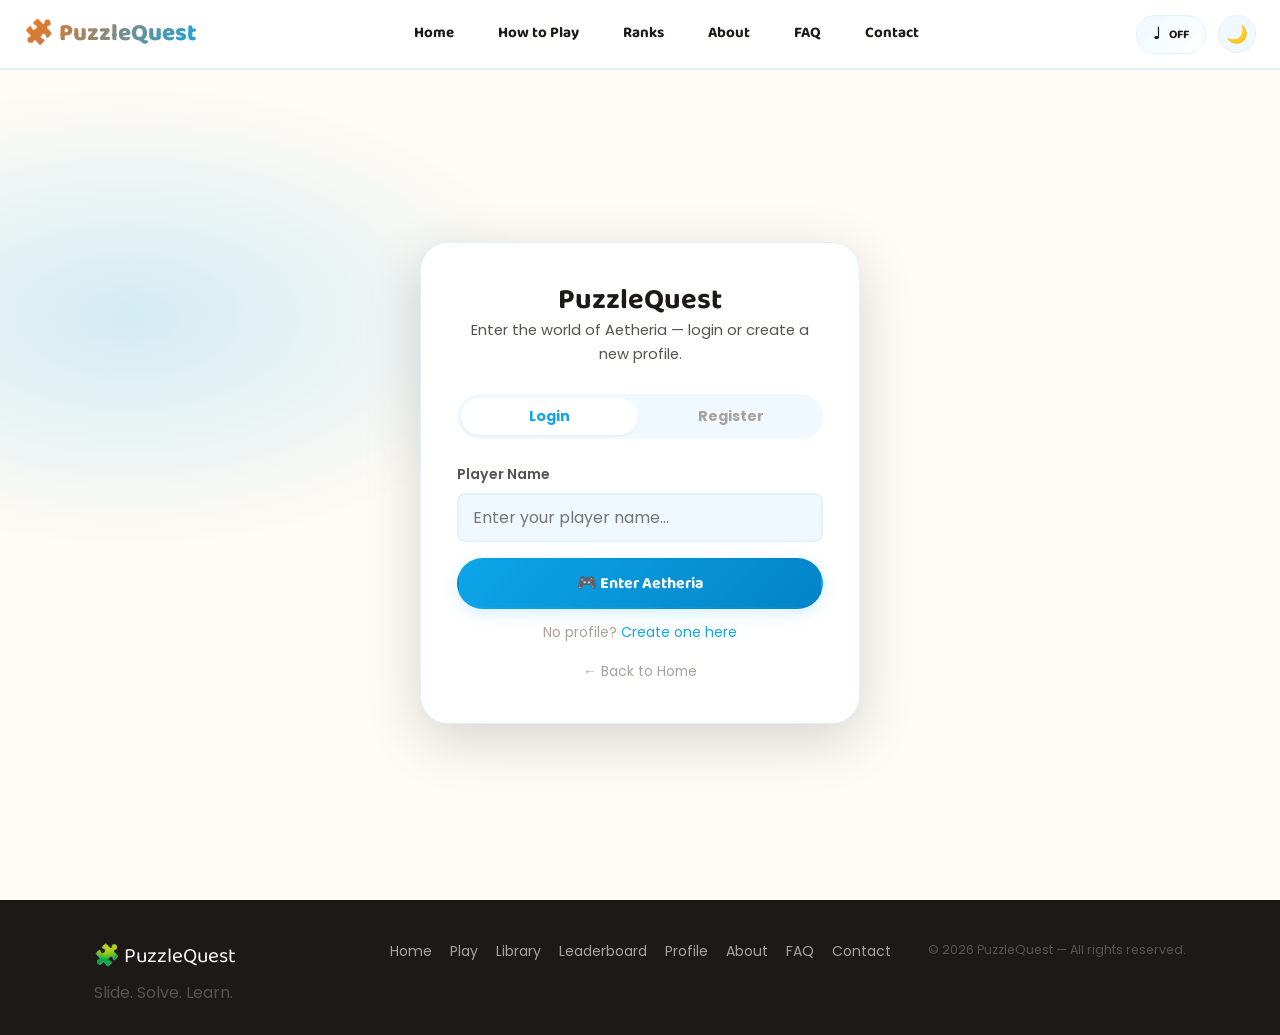
<file: game.html>
<!DOCTYPE html>
<html lang="en">
<head>
  <meta charset="UTF-8"/>
  <meta name="viewport" content="width=device-width, initial-scale=1.0"/>
  <title>Playing — PuzzleQuest</title>
  <link rel="stylesheet" href="css/style.css"/>
  <link rel="stylesheet" href="css/game.css"/>
</head>
<body>
<nav id="main-nav"></nav>
<main>
  <div class="game-page">

    <!-- STATUS BAR -->
    <div class="game-status" role="status" aria-live="polite">
      <div class="status-chunk"><div id="game-lives"></div></div>
      <div class="status-sep"></div>
      <div class="status-chunk" id="game-pts">⭐ 0</div>
      <div class="status-sep"></div>
      <div class="status-chunk" id="game-timer">⏱️ 0:00</div>
    </div>

    <!-- MOVE PROGRESS BAR -->
    <div class="game-bar-wrap">
      <span class="game-bar-label" id="move-counter">0 / 100 moves</span>
      <div class="game-bar" role="progressbar" aria-valuemin="0" aria-valuemax="100">
        <div class="game-bar__fill" id="move-bar" style="width:0%"></div>
      </div>
    </div>

    <!-- GAME AREA + PREVIEW -->
    <div class="game-area-with-preview">
      <div class="game-area">
        <div id="puzzle-grid" role="grid" aria-label="Sliding puzzle"></div>
      </div>

      <div class="game-preview" id="game-preview">
        <div class="preview-header">
          <span class="preview-label">🔍 Preview</span>
          <button class="preview-toggle" id="preview-toggle" title="Toggle preview">👁️</button>
        </div>
        <div class="preview-image">
          <img src="" alt="Puzzle preview" id="preview-img" loading="lazy"/>
        </div>
        <div class="preview-info" id="preview-info">
          <span id="preview-category"></span>
          <span id="preview-name"></span>
        </div>
      </div>
    </div>

    <!-- CONTROLS - Only Sound button, Music removed -->
    <div class="game-controls" role="toolbar">
      <button class="g-btn g-btn--pause"   id="pause-btn">⏸️ Pause</button>
      <button class="g-btn g-btn--restart" id="restart-btn">🔀 Restart</button>
      <button class="g-btn g-btn--sound"   id="sound-btn">🔊 Sound On</button>
      <button class="g-btn g-btn--quit"    id="quit-btn">🚪 Quit</button>
    </div>

  </div>
</main>

<!-- PAUSE OVERLAY -->
<div id="pause-overlay" role="dialog" aria-modal="true">
  <div class="pause-box">
    <span class="pause-box__icon">⏸️</span>
    <h2>Paused</h2>
    <p>Take a breath — your progress is safe!</p>
    <button class="btn btn--primary" id="pause-resume">▶️ Resume</button>
  </div>
</div>

<!-- COMPLETE MODAL -->
<div class="modal-ov" id="complete-modal" role="dialog" aria-modal="true">
  <div class="modal">
    <div class="cm-header">
      <span class="cm-emoji">🎉</span>
      <h2 class="cm-title">Memory Restored!</h2>
      <p style="color:var(--tx2);font-size:.87rem;">You brought a piece of Aetheria back to life!</p>
    </div>
    <div class="cm-stats">
      <div class="cm-stat"><span class="cm-stat__val" id="cm-moves">–</span><span class="cm-stat__lbl">Moves</span></div>
      <div class="cm-stat"><span class="cm-stat__val" id="cm-time">–</span><span class="cm-stat__lbl">Time</span></div>
      <div class="cm-stat"><span class="cm-stat__val" id="cm-pts" style="color:var(--warn)">–</span><span class="cm-stat__lbl">Points</span></div>
    </div>

    <!-- Knowledge card will be inserted here by JavaScript -->
    <div id="cm-card"></div>
    <p style="text-align:center;font-size:.75rem;color:var(--tx3);margin:-8px 0 14px;">Hover or tap the card to read the fact</p>

    <div class="cm-actions">
      <button class="btn btn--primary" id="cm-again">🔄 Play Again</button>
      <button class="btn btn--outline"  id="cm-hub">🗺️ World Map</button>
      <button class="btn btn--ghost"    id="cm-library">📚 Library</button>
    </div>
  </div>
</div>

<!-- GAME OVER MODAL -->
<div class="modal-ov" id="gameover-modal" role="dialog" aria-modal="true">
  <div class="modal">
    <div class="gm-header">
      <span class="gm-emoji">💔</span>
      <h2 class="gm-title">Out of Moves!</h2>
      <p style="color:var(--tx2);font-size:.87rem;">You exceeded the move limit and lost a life.</p>
    </div>
    <div class="gm-lives-row">
      <div id="gm-lives"></div>
      <span id="gm-remaining"></span>
    </div>
    <div id="gm-nolives">⏳ No lives left! Lives refill one per minute, or buy one on your profile.</div>
    <div class="gm-actions">
      <button class="btn btn--primary" id="gm-retry">🔄 Try Again</button>
      <button class="btn btn--outline"  id="gm-hub">🗺️ World Map</button>
    </div>
  </div>
</div>

<script src="js/main.js"></script>
<script src="js/game.js"></script>
</body>
</html>
</file>
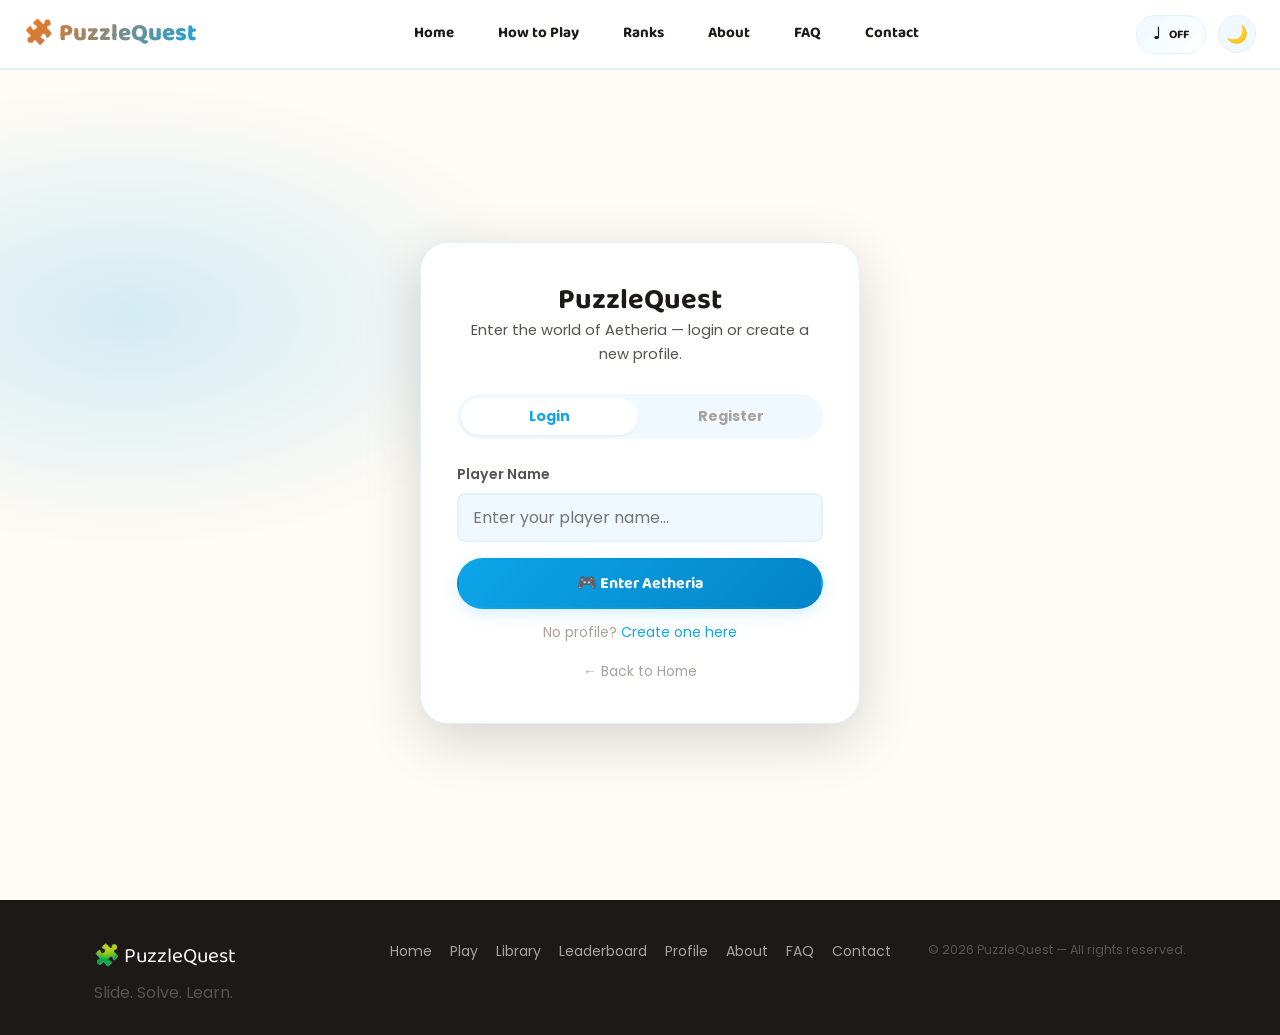
<file: guardian.html>
<!DOCTYPE html>
<html lang="en">
<head>
  <meta charset="UTF-8"/>
  <meta name="viewport" content="width=device-width, initial-scale=1.0"/>
  <title>Choose Your Guardian — PuzzleQuest</title>
  <link rel="stylesheet" href="css/style.css"/>
</head>
<body>
<nav id="main-nav"></nav>
<main>
  <div class="guardian-page">

    <div class="guardian-header">
      <span class="section__label">✨ The Lost Atelier</span>
      <h1>Choose Your Guardian</h1>
      <p style="color:var(--tx2);max-width:520px;margin:0 auto;font-size:1.05rem;">
        Look into the silver mirrors. Three guardian spirits await to bond with your soul —
        your choice will set the color of your entire journey through Aetheria.
      </p>
    </div>

    <div class="guardian-grid" id="guardian-grid">
      <!-- Built by JS -->
    </div>

    <div class="guardian-footer">
      <button class="btn btn--primary btn--lg" id="guardian-confirm" disabled>
        🌟 Bond with Guardian →
      </button>
      <p style="margin-top:12px;font-size:.82rem;color:var(--tx3);">
        You can change your Guardian later from your Profile page.
      </p>
    </div>

  </div>
</main>
<footer id="main-footer"></footer>
<script src="js/main.js"></script>
</body>
</html>
</file>
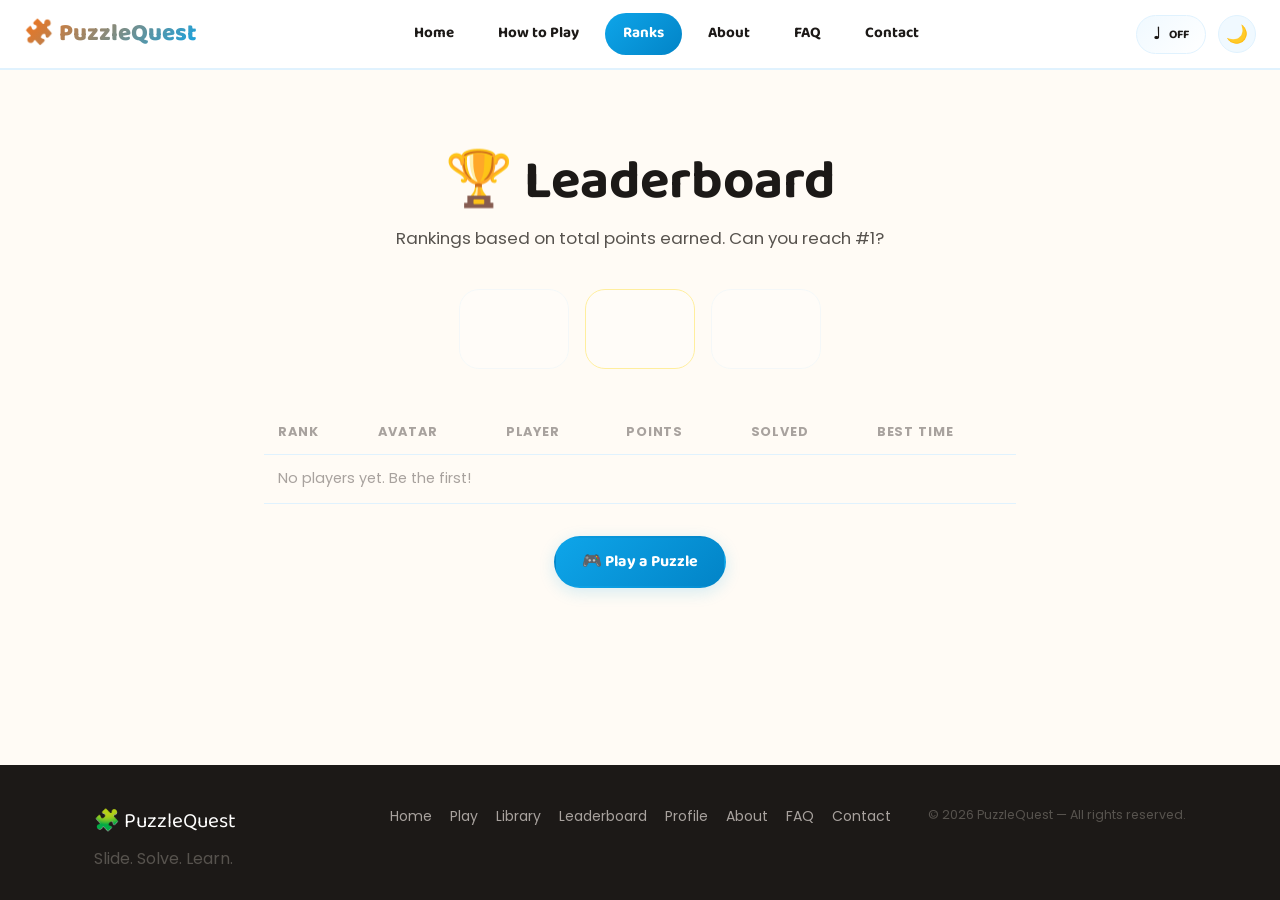
<file: leaderboard.html>
<!DOCTYPE html>
<html lang="en">
<head>
  <meta charset="UTF-8"/>
  <meta name="viewport" content="width=device-width, initial-scale=1.0"/>
  <title>Leaderboard — PuzzleQuest</title>
  <link rel="stylesheet" href="css/style.css"/>
</head>
<body>
<nav id="main-nav"></nav>
<main>
  <div class="lb-page">
    <div class="page-hero">
      <h1>🏆 Leaderboard</h1>
      <p>Rankings based on total points earned. Can you reach #1?</p>
    </div>
    <div id="lb-podium" aria-label="Top 3 players"></div>
    <div class="lb-table-wrap">
      <table class="lb-table" aria-label="Full rankings">
        <thead>
          <tr>
            <th>Rank</th><th>Avatar</th><th>Player</th>
            <th>Points</th><th>Solved</th><th>Best Time</th>
          </tr>
        </thead>
        <tbody id="lb-tbody"></tbody>
      </table>
    </div>
    <div style="text-align:center;margin-top:32px;">
      <a href="worldmap.html" class="btn btn--primary">🎮 Play a Puzzle</a>
    </div>
  </div>
</main>
<footer id="main-footer"></footer>
<script src="js/main.js"></script>
</body>
</html>
</file>
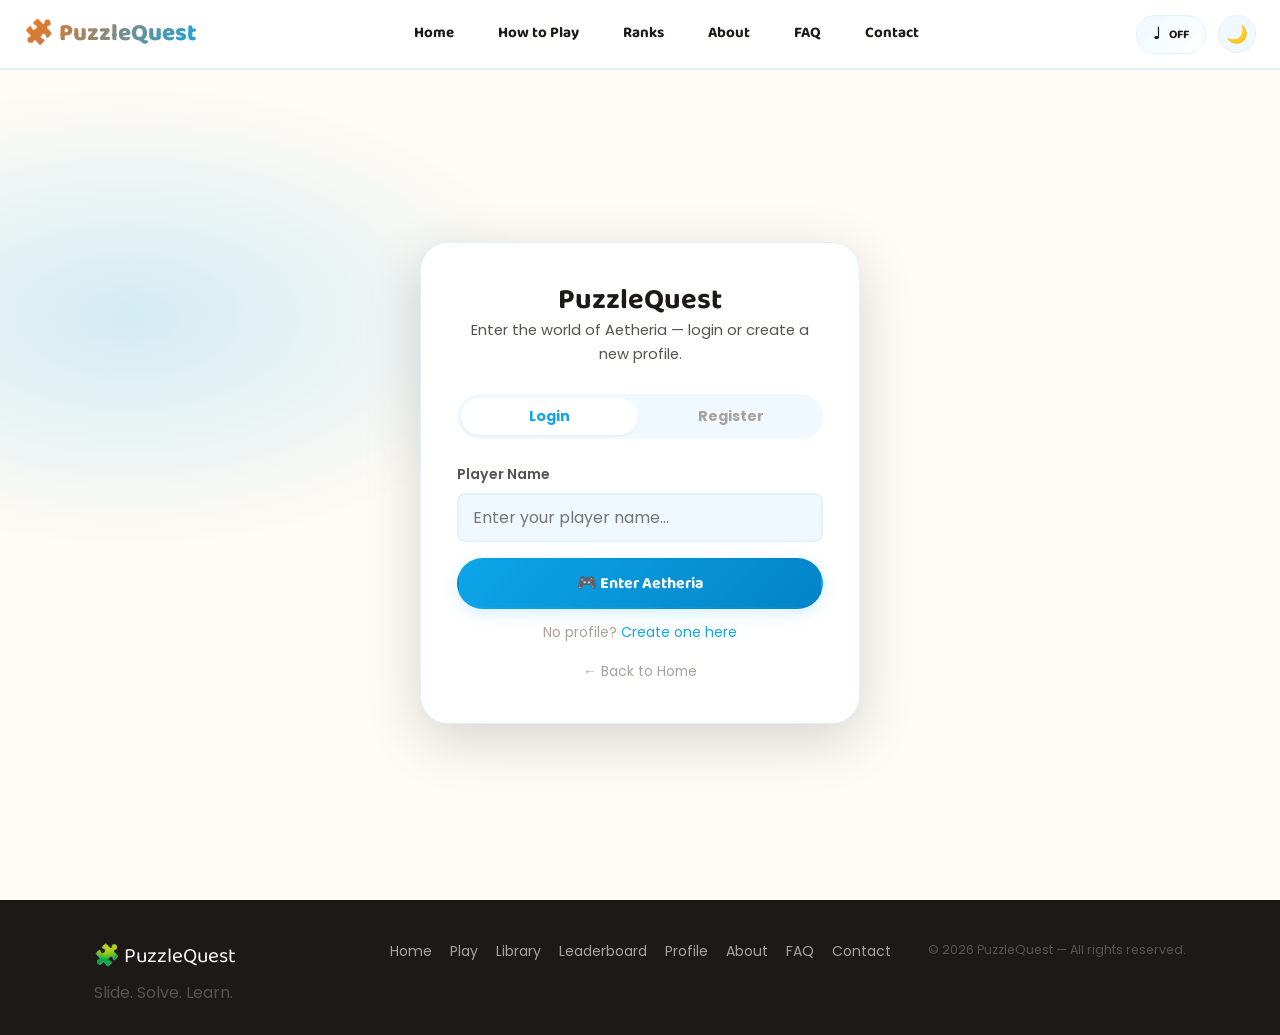
<file: library.html>
<!DOCTYPE html>
<html lang="en">
<head>
  <meta charset="UTF-8"/>
  <meta name="viewport" content="width=device-width, initial-scale=1.0"/>
  <title>Atelier Library — PuzzleQuest</title>
  <link rel="stylesheet" href="css/style.css"/>
</head>
<body>
<nav id="main-nav"></nav>
<main>
  <div class="lib-page">

    <div class="page-hero">
      <span class="section__label">✨ The Lost Atelier</span>
      <h1>📚 Knowledge Library</h1>
      <p>
        Every puzzle you solve restores a piece of Aetheria and unlocks a Knowledge Card.
        Hover or tap a card to flip it and read the fact!
      </p>
    </div>

    <div id="lib-stats"></div>

    <div class="lib-controls">
      <input type="search" id="lib-search" placeholder="🔍 Search cards…" aria-label="Search cards"/>
      <select id="lib-filter" aria-label="Filter by category">
        <option value="">All Categories</option>
      </select>
    </div>

    <div id="lib-grid" role="list" aria-label="Knowledge card collection"></div>

  </div>
</main>
<footer id="main-footer"></footer>
<script src="js/main.js"></script>
</body>
</html>
</file>
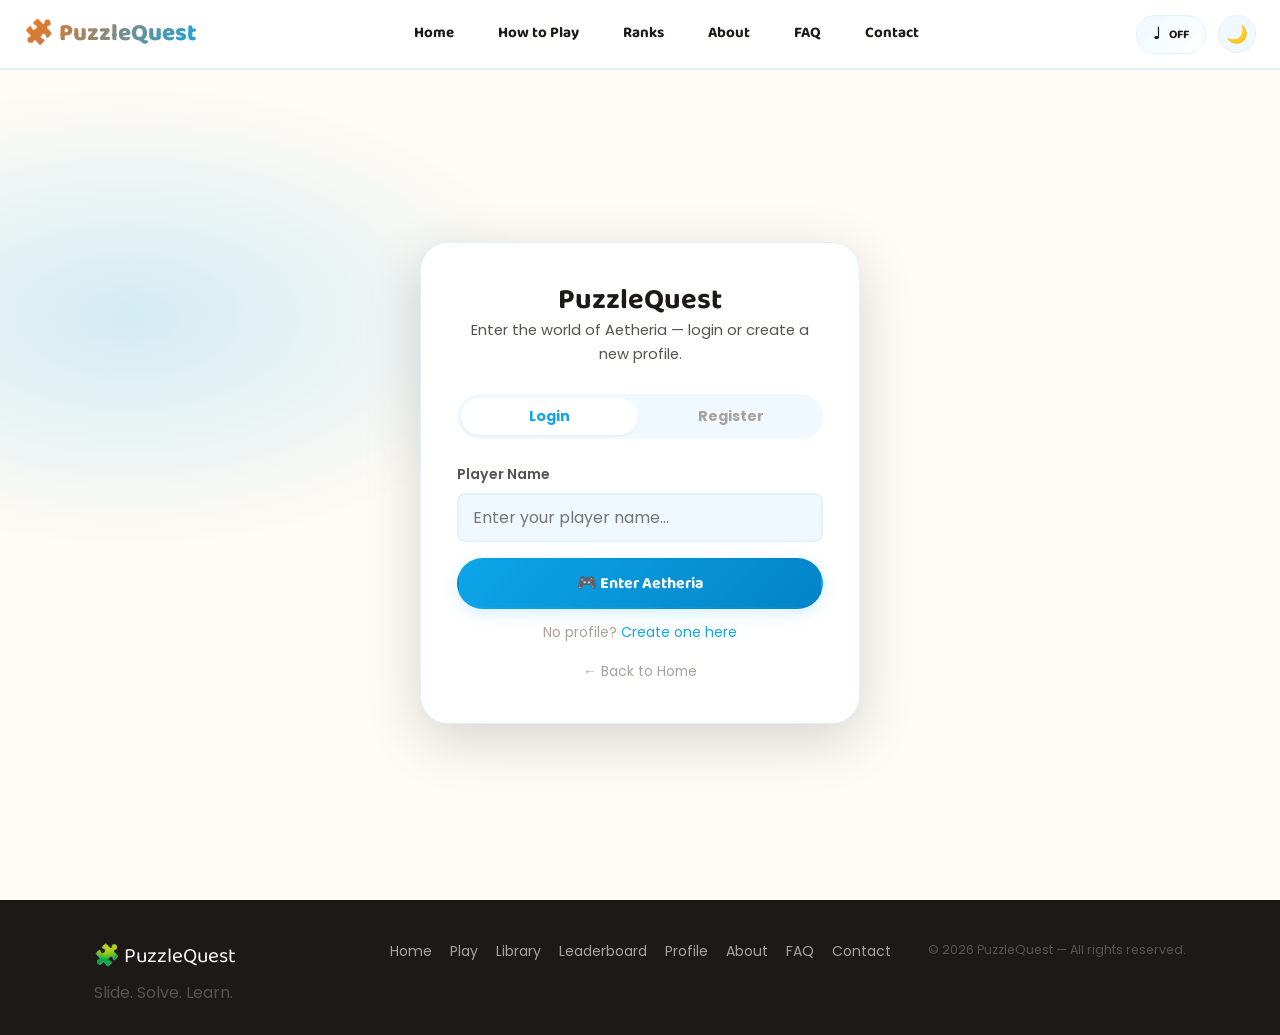
<file: login.html>
<!DOCTYPE html>
<html lang="en">
<head>
  <meta charset="UTF-8"/>
  <meta name="viewport" content="width=device-width, initial-scale=1.0"/>
  <title>Login — PuzzleQuest</title>
  <link rel="stylesheet" href="css/style.css"/>
</head>
<body>
<nav id="main-nav"></nav>
<main>
  <div class="auth-page">
    <div class="auth-card">
      <div class="auth-card__top">
        <h1 style="font-size:1.8rem;">PuzzleQuest</h1>
        <p style="color:var(--tx2);font-size:.92rem;">Enter the world of Aetheria — login or create a new profile.</p>
      </div>

      <div class="auth-tabs">
        <button class="auth-tab active" id="tab-login">Login</button>
        <button class="auth-tab" id="tab-register">Register</button>
      </div>

      <!-- LOGIN FORM -->
      <form id="login-form" novalidate>
        <div class="form-group">
          <label class="form-label" for="l-name">Player Name</label>
          <input type="text" id="l-name" placeholder="Enter your player name…" maxlength="30" autocomplete="username" required/>
          <div class="form-err" id="login-err"></div>
        </div>
        <button type="submit" class="btn btn--primary" style="width:100%; display: flex; justify-content: center; align-items: center;">🎮 Enter Aetheria</button>
        <p class="auth-link" style="margin-top:12px;">No profile? <a href="#" onclick="document.getElementById('tab-register').click();return false;">Create one here</a></p>
      </form>

      <!-- REGISTER FORM -->
      <form id="register-form" class="hidden" novalidate>
        <div class="form-group">
          <label class="form-label" for="r-name">Choose a Player Name</label>
          <input type="text" id="r-name" placeholder="Pick a unique name…" maxlength="30" autocomplete="off" required/>
          <div class="form-err" id="register-err"></div>
        </div>
        <div class="av-section">
          <label class="form-label">Choose Your Avatar</label>
          <div class="av-preview-row">
            <span>Selected:</span>
            <span id="av-preview">😀</span>
          </div>
          <div id="avatar-grid"></div>
        </div>
        <button type="submit" class="btn btn--primary" style="width:100%; display: flex; justify-content: center; align-items: center;">✅ Create Profile</button>
        <p class="auth-link" style="margin-top:12px;">Already registered? <a href="#" onclick="document.getElementById('tab-login').click();return false;">Login here</a></p>
      </form>

      <p class="auth-link" style="margin-top:16px;"><a href="index.html" style="color:var(--tx3);">← Back to Home</a></p>
    </div>
  </div>
</main>
<footer id="main-footer"></footer>
<script src="js/main.js"></script>
</body>
</html>
</file>
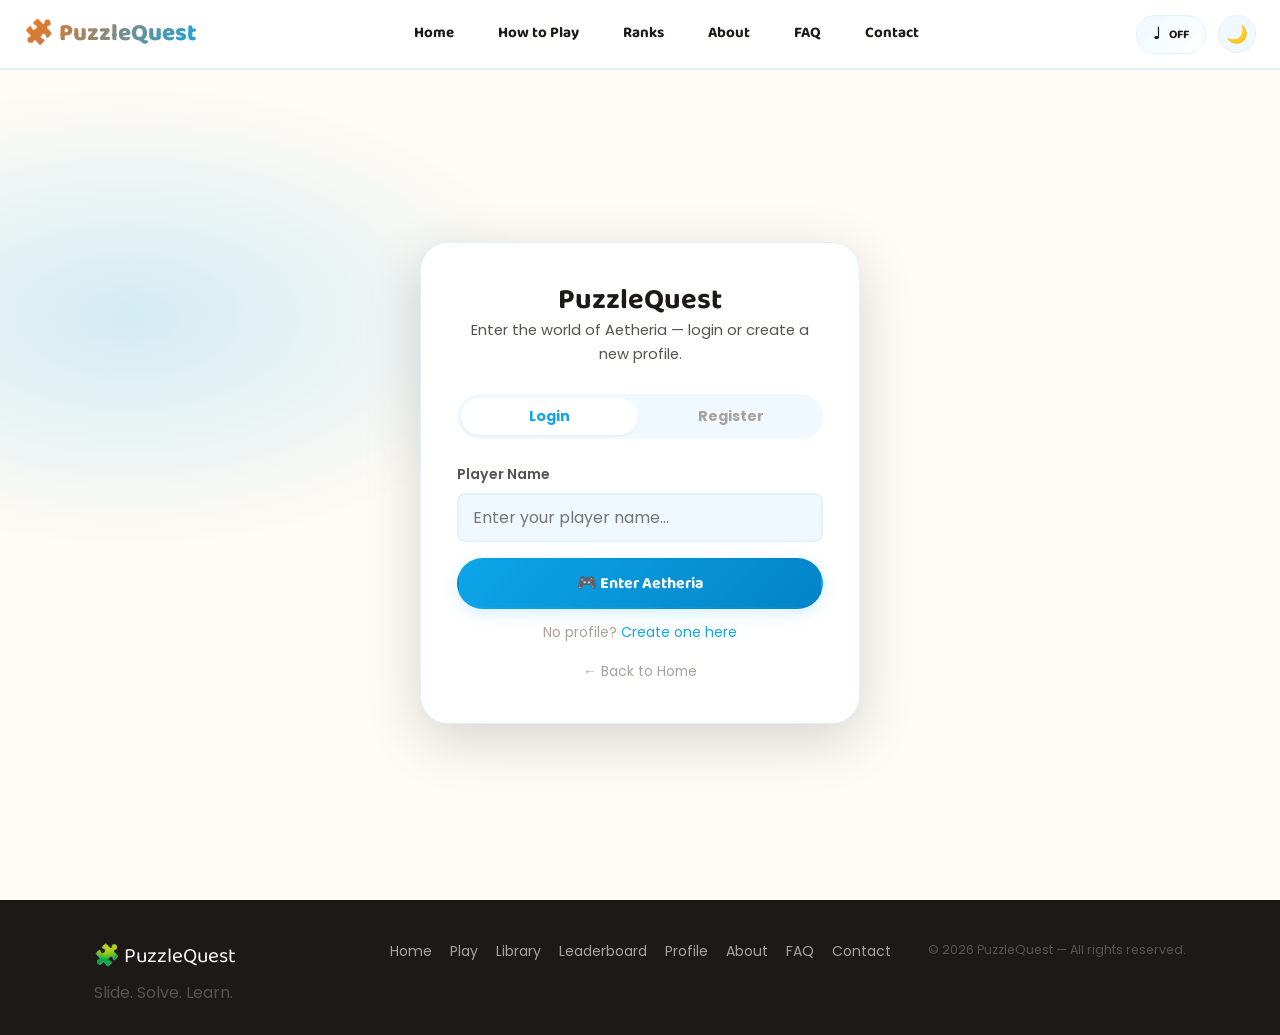
<file: profile.html>
<!DOCTYPE html>
<html lang="en">
<head>
  <meta charset="UTF-8"/>
  <meta name="viewport" content="width=device-width, initial-scale=1.0"/>
  <title>Profile — PuzzleQuest</title>
  <link rel="stylesheet" href="css/style.css"/>
</head>
<body>
<nav id="main-nav"></nav>
<main>
  <div class="profile-page">
    <div id="profile-header"></div>
    <div id="profile-stats"></div>

    <div class="profile-section">
      <h3 class="profile-section__title">❤️ Lives</h3>
      <div id="profile-lives"></div>
    </div>

    <div class="profile-section">
      <h3 class="profile-section__title">🏅 Achievements</h3>
      <p class="text-muted" style="margin-bottom:14px;">Hover a badge to see how to earn it.</p>
      <div id="profile-achievements"></div>
    </div>

    <div class="profile-section">
      <h3 class="profile-section__title">📚 Knowledge Library</h3>
      <p style="color:var(--tx2);margin-bottom:14px;">Review all the Knowledge Cards you have collected.</p>
      <a href="library.html" class="btn btn--outline">📚 View My Library</a>
    </div>

    <div class="profile-section">
      <h3 class="profile-section__title">✨ Guardian Spirit</h3>
      <p style="color:var(--tx2);margin-bottom:14px;">Change your bonded guardian to switch the color theme.</p>
      <button id="change-guardian-btn" class="btn btn--outline">✨ Change Guardian</button>
    </div>

    <div class="profile-section">
      <h3 class="profile-section__title">👤 Switch Profile</h3>
      <p class="text-muted" style="margin-bottom:14px;">Other profiles saved on this device:</p>
      <div id="profile-others"></div>
    </div>

    <div class="profile-actions">
      <button id="new-profile-btn" class="btn btn--outline">➕ New Profile</button>
      <button id="logout-btn"      class="btn btn--outline" style="border-color:var(--err);color:var(--err);">🚪 Logout</button>
      <button id="delete-account-btn" class="btn btn--outline" style="border-color:var(--err);color:var(--err);">🗑️ Delete Account</button>
    </div>
  </div>
</main>

<!-- DELETE ACCOUNT MODAL -->
<div class="modal-ov" id="delete-modal" role="dialog" aria-modal="true">
  <div class="modal" style="max-width:400px;">
    <div style="text-align:center;margin-bottom:24px;">
      <span style="font-size:3rem;display:block;margin-bottom:14px;">⚠️</span>
      <h2 style="color:var(--err);margin-bottom:8px;">Delete Account</h2>
      <p style="color:var(--tx2);">This action cannot be undone. All your progress, points, and Knowledge Cards will be permanently lost.</p>
    </div>
    <div style="background:var(--bg-alt);border-radius:var(--r-md);padding:16px;margin-bottom:24px;">
      <p style="font-weight:600;margin-bottom:8px;color:var(--tx);">This will permanently delete:</p>
      <ul style="list-style:disc;padding-left:20px;color:var(--tx2);font-size:.87rem;display:flex;flex-direction:column;gap:4px;">
        <li>Your player profile &amp; guardian bond</li>
        <li>All earned points (⭐ <span id="delete-points">0</span>)</li>
        <li>All collected Knowledge Cards</li>
        <li>Achievements and statistics</li>
      </ul>
    </div>
    <div style="display:flex;gap:10px;">
      <button class="btn btn--outline" style="flex:1;" id="delete-cancel">Cancel</button>
      <button class="btn btn--danger"  style="flex:1;" id="delete-confirm">Yes, Delete</button>
    </div>
  </div>
</div>

<footer id="main-footer"></footer>
<script src="js/main.js"></script>
</body>
</html>
</file>
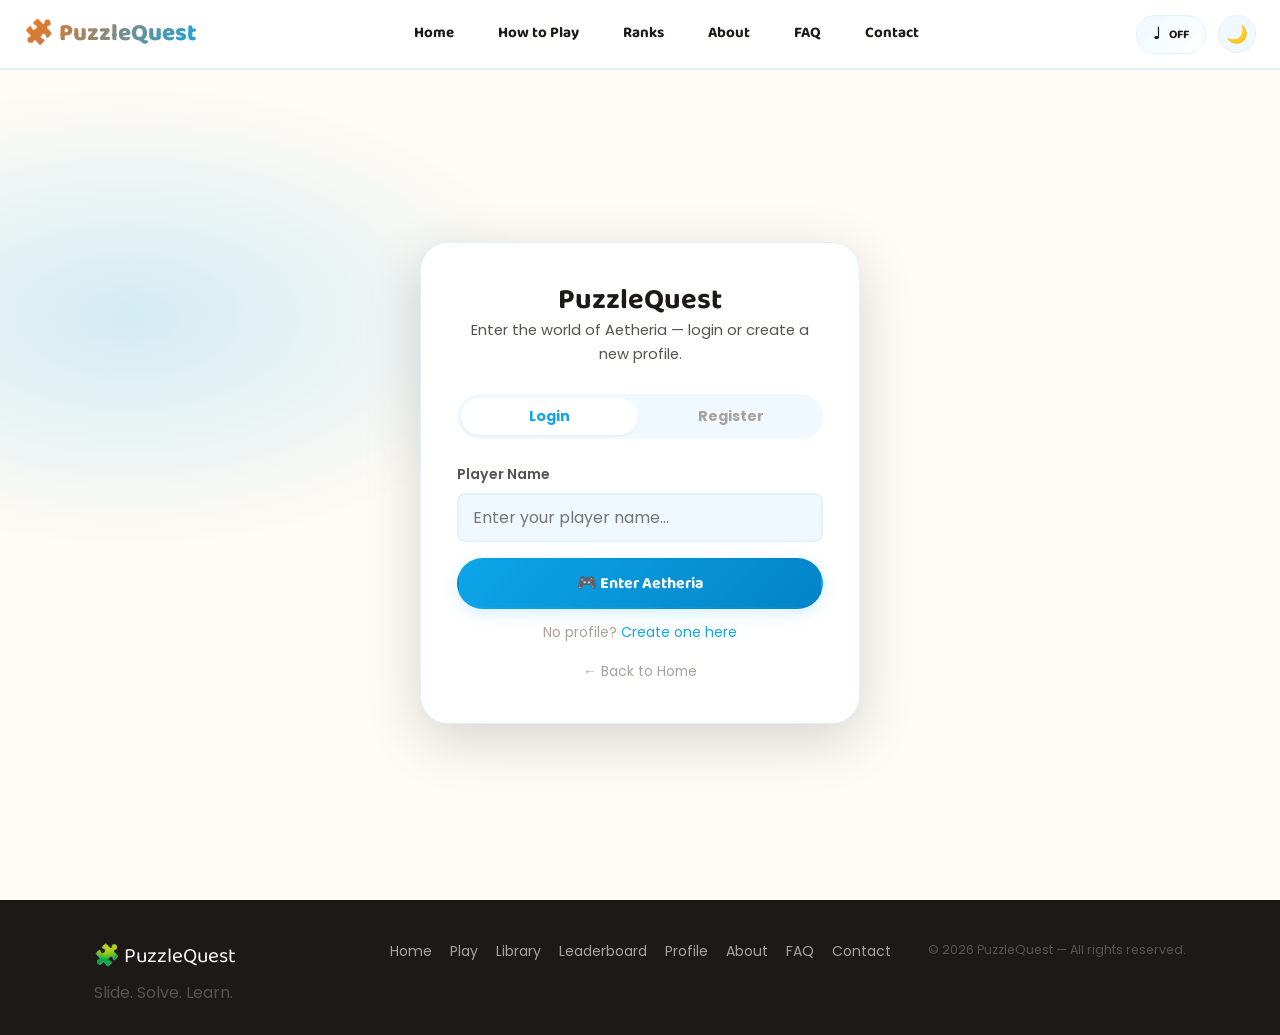
<file: submap.html>
<!DOCTYPE html>
<html lang="en">
<head>
  <meta charset="UTF-8"/>
  <meta name="viewport" content="width=device-width, initial-scale=1.0"/>
  <title>Choose Your Puzzle — PuzzleQuest</title>
  <link rel="stylesheet" href="css/style.css"/>
</head>
<body>
<nav id="main-nav"></nav>
<main>
  <div class="submap-page">
    <div class="submap-header">
      <span class="section__label">🧩 Memory Fragments</span>
      <h1 id="submap-title">The Whispering Woods</h1>
      <p id="submap-sub" style="color:var(--tx2);margin-bottom:16px;">Animals</p>
      <button class="btn btn--ghost btn--sm" id="hub-back">← Back to World Map</button>
    </div>

    <!-- Railway Track Container -->
    <div class="railway-container">
      <div class="railway-track top-track">
        <div class="track-line"></div>
        <div class="track-stations" id="topStations"></div>
      </div>
      
      <div class="railway-connector"></div>
      
      <div class="railway-track bottom-track">
        <div class="track-line"></div>
        <div class="track-stations" id="bottomStations"></div>
      </div>
    </div>

    <!-- Points Info -->
    <div class="points-info" id="pointsInfo">
      <span>⭐ Your Points: <strong id="playerPoints">0</strong></span>
      <span class="unlock-hint">🔓 Unlock new levels with 100 points each</span>
    </div>
  </div>
</main>
<footer id="main-footer"></footer>

<!-- Grid Size Selection Popup Modal -->
<div class="grid-modal-overlay" id="gridModal">
  <div class="grid-modal">
    <div class="grid-modal-header">
      <span class="modal-icon">🎮</span>
      <h3>Choose Grid Size</h3>
      <button class="modal-close" id="closeModalBtn">✕</button>
    </div>
    <div class="grid-modal-body">
      <p class="modal-subtitle">Bigger grids are harder but earn more points!</p>
      <div class="modal-grid-buttons" id="modalGridButtons"></div>
      <div class="modal-info" id="modalInfo">
        <span>⚡ 3×3 · 100 moves · 10 pts</span>
      </div>
    </div>
    <div class="grid-modal-footer">
      <button class="btn btn--ghost" id="cancelModalBtn">Cancel</button>
      <button class="btn btn--primary" id="startGameBtn">🎮 Start Puzzle</button>
    </div>
  </div>
</div>

<script src="js/main.js"></script>
</body>
</html>
</file>
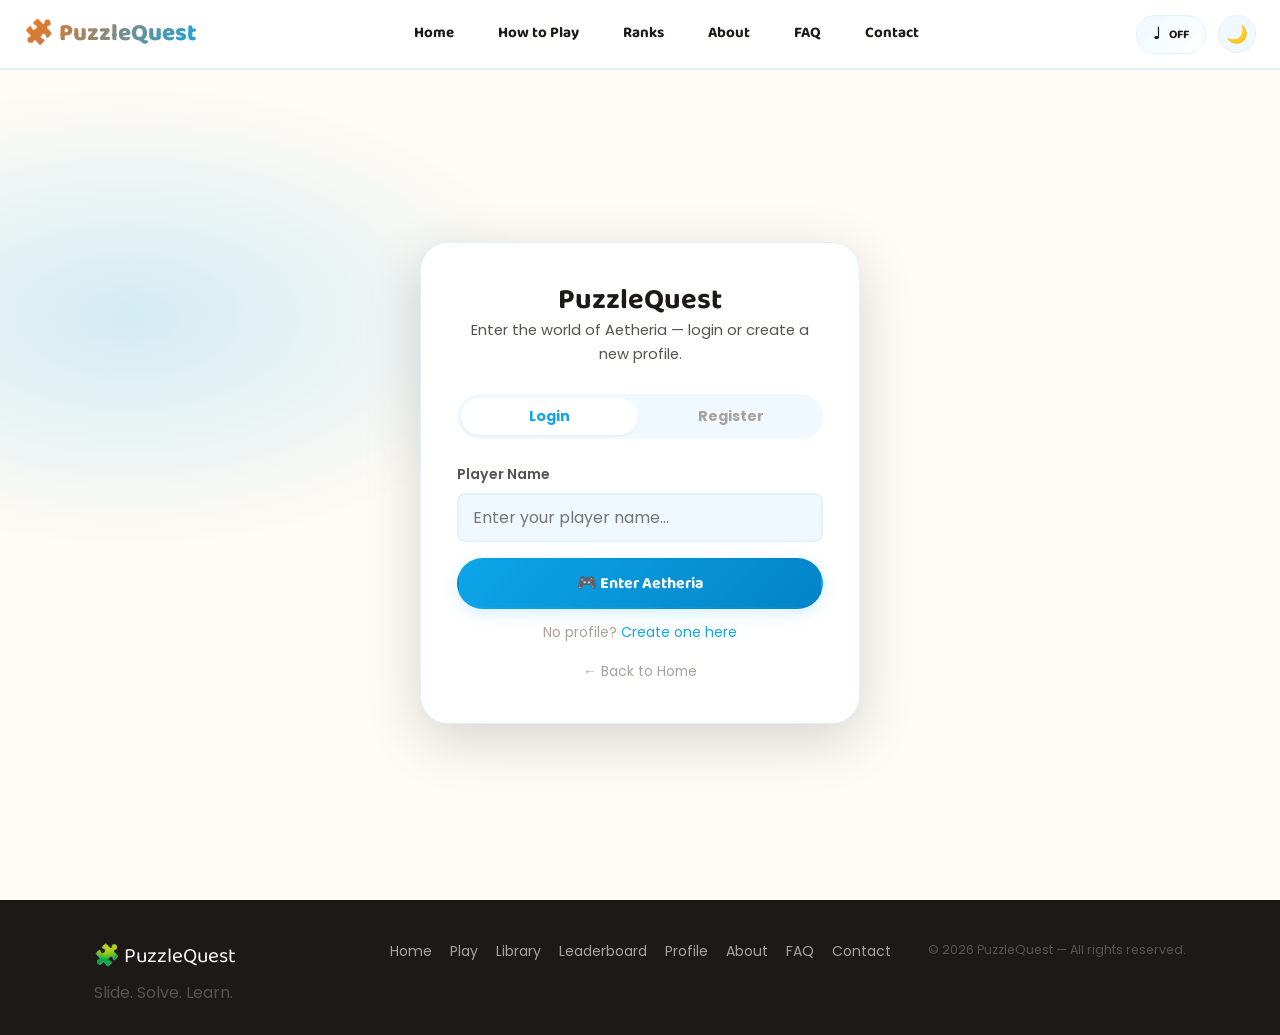
<file: welcome.html>
<!DOCTYPE html>
<html lang="en">
<head>
  <meta charset="UTF-8"/>
  <meta name="viewport" content="width=device-width, initial-scale=1.0"/>
  <title>Welcome to Aetheria — PuzzleQuest</title>
  <link rel="stylesheet" href="css/style.css"/>
</head>
<body>
<nav id="main-nav"></nav>
<main>
  <div class="welcome-page">
    <div class="welcome-scene">

      <div class="welcome-barnaby">
        <div class="welcome-barnaby__image">
          <img src="assets/character/barnaby1.png" alt="Barnaby" class="welcome-owl-img" onerror="this.src='https://placehold.co/150x150/0ea5e9/white?text=🦉'">
        </div>
        <div class="welcome-barnaby__name">Barnaby</div>
        <p style="font-size:.78rem;color:var(--tx3);margin-top:4px;">The Archivist</p>
      </div>

      <div class="welcome-panel">
        <div class="welcome-steps">
          <div class="welcome-step active" id="welcome-step"></div>
        </div>
        <div class="welcome-dots" id="welcome-dots"></div>
        <div class="welcome-nav">
          <button class="btn btn--ghost" id="welcome-skip">Skip →</button>
          <div class="welcome-nav-right">
            <button class="btn btn--ghost" id="welcome-back" style="display: none;">← Back</button>
            <button class="btn btn--primary" id="welcome-next">Next →</button>
          </div>
        </div>
      </div>

    </div>
  </div>
</main>
<script src="js/main.js"></script>
</body>
</html>
</file>
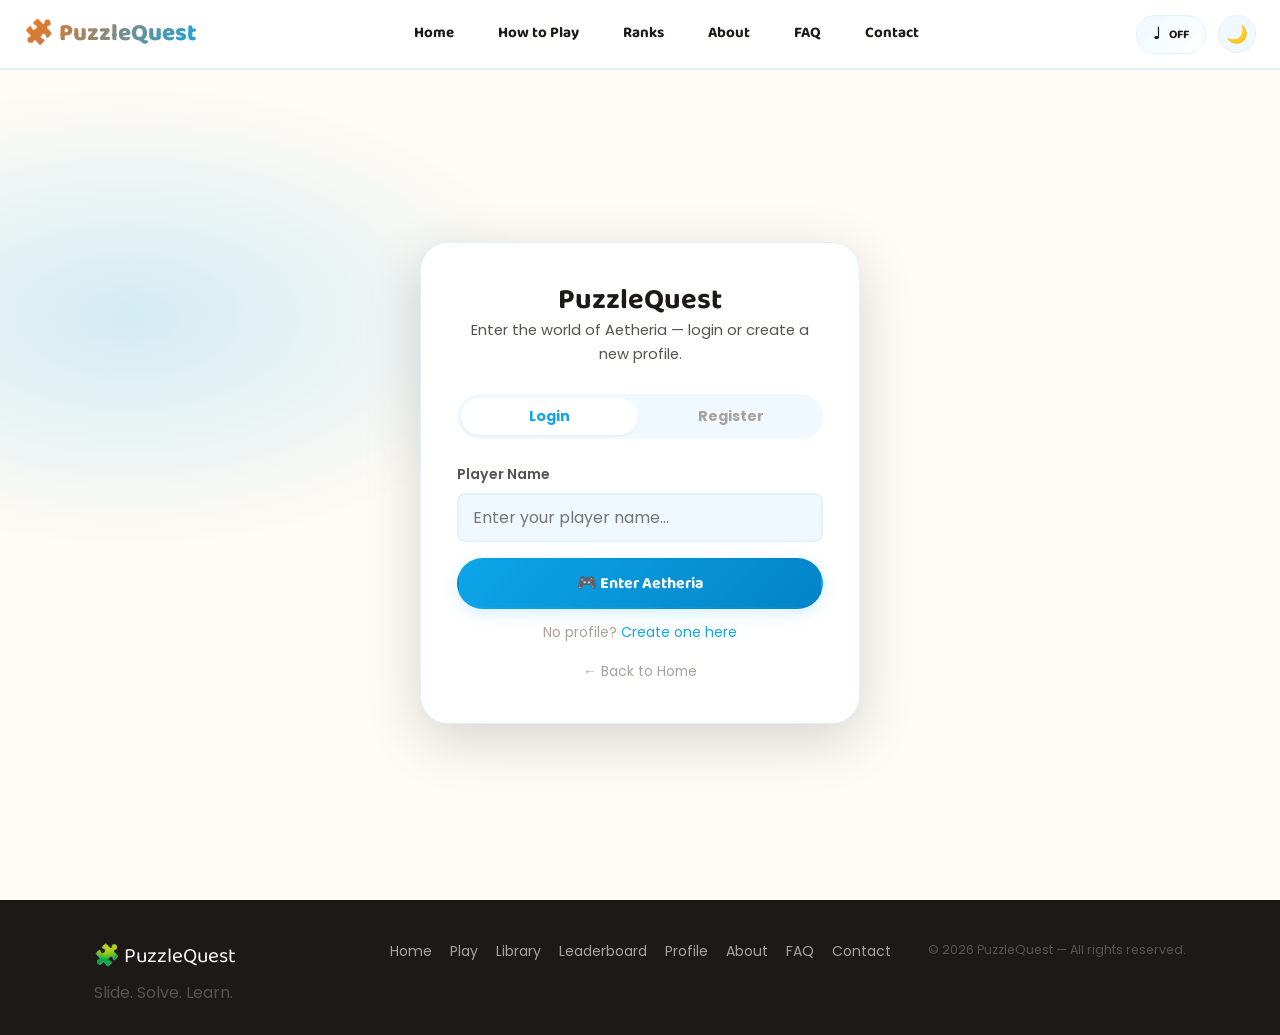
<file: worldmap.html>
<!DOCTYPE html>
<html lang="en">
<head>
  <meta charset="UTF-8"/>
  <meta name="viewport" content="width=device-width, initial-scale=1.0"/>
  <title>Aetheria World Map — PuzzleQuest</title>
  <link rel="stylesheet" href="css/style.css"/>
</head>
<body>
<nav id="main-nav"></nav>
<main>
  <div class="worldmap-page">
    <div class="worldmap-header">
      <span class="section__label">🗺️ Aether Map</span>
      <h1>The Floating Islands of Aetheria</h1>
      <p class="worldmap-subtitle">Five islands float in the endless sky. Each holds shattered memories waiting to be restored.</p>
    </div>

    <!-- Map Paper Container with Background Image -->
    <div class="map-paper-container">
      <div class="map-paper" style="background-image: url('assets/background/mapbackground.jpg'); background-size: cover; background-position: center; background-repeat: no-repeat;">
        <!-- Parchment texture overlay -->
        <div class="map-parchment"></div>
        
        <!-- Map decorative corners -->
        <div class="map-corner corner-tl"></div>
        <div class="map-corner corner-tr"></div>
        <div class="map-corner corner-bl"></div>
        <div class="map-corner corner-br"></div>
        
        <!-- Map compass rose -->
        <div class="map-compass">
          <div class="compass-rose">
            <span class="compass-n">N</span>
            <span class="compass-s">S</span>
            <span class="compass-e">E</span>
            <span class="compass-w">W</span>
            <div class="compass-center">⬩</div>
          </div>
        </div>

        <div class="world-map-container">
          <svg class="map-connections" id="mapConnections"></svg>
          
          <div class="map-islands">
            <!-- Island 1 - Animals (Top Left) -->
            <div class="map-island" data-world="animals" style="top: 5%; left: 5%;">
              <div class="island-wrapper">
                <img src="assets/worlds/animal-island.png" alt="Whispering Woods" class="island-img" onerror="this.src='https://placehold.co/200x200/22c55e/white?text=🌲'">
                <div class="island-ring"></div>
              </div>
              <div class="island-info">
                <span class="island-emoji">🌲</span>
                <span class="island-name">Whispering Woods</span>
              </div>
              <div class="island-hover-card">
                <h4>🌲 Whispering Woods</h4>
                <p>Animals Category</p>
                <small>5 puzzles to solve →</small>
              </div>
            </div>

            <!-- Island 2 - Famous (Top Right) -->
            <div class="map-island" data-world="famous" style="top: 5%; right: 5%;">
              <div class="island-wrapper">
                <img src="assets/worlds/famous-island.png" alt="History of Legends" class="island-img" onerror="this.src='https://placehold.co/200x200/3b82f6/white?text=🏛️'">
                <div class="island-ring"></div>
              </div>
              <div class="island-info">
                <span class="island-emoji">🏛️</span>
                <span class="island-name">History of Legends</span>
              </div>
              <div class="island-hover-card">
                <h4>🏛️ History of Legends</h4>
                <p>Famous People Category</p>
                <small>5 puzzles to solve →</small>
              </div>
            </div>

            <!-- Island 3 - Cars (Center) -->
            <div class="map-island" data-world="cars" style="top: 45%; left: 50%; transform: translate(-50%, -50%);">
              <div class="island-wrapper">
                <img src="assets/worlds/car-island.png" alt="Wonder Wheels" class="island-img" onerror="this.src='https://placehold.co/250x250/ef4444/white?text=⚙️'">
                <div class="island-ring"></div>
              </div>
              <div class="island-info">
                <span class="island-emoji">⚙️</span>
                <span class="island-name">Wonder Wheels</span>
              </div>
              <div class="island-hover-card">
                <h4>⚙️ Wonder Wheels</h4>
                <p>Cars Category</p>
                <small>5 puzzles to solve →</small>
              </div>
            </div>

            <!-- Island 4 - Flowers (Bottom Left) -->
            <div class="map-island" data-world="flowers" style="bottom: 8%; left: 8%;">
              <div class="island-wrapper">
                <img src="assets/worlds/flowers-island.png" alt="Blooming Meadows" class="island-img" onerror="this.src='https://placehold.co/200x200/ec4899/white?text=🌸'">
                <div class="island-ring"></div>
              </div>
              <div class="island-info">
                <span class="island-emoji">🌸</span>
                <span class="island-name">Blooming Meadows</span>
              </div>
              <div class="island-hover-card">
                <h4>🌸 Blooming Meadows</h4>
                <p>Flowers Category</p>
                <small>5 puzzles to solve →</small>
              </div>
            </div>

            <!-- Island 5 - Landscapes (Bottom Right) -->
            <div class="map-island" data-world="wonders" style="bottom: 8%; right: 8%;">
              <div class="island-wrapper">
                <img src="assets/worlds/wonders-island.png" alt="Echoes of Time" class="island-img" onerror="this.src='https://placehold.co/200x200/06b6d4/white?text=⏳'">
                <div class="island-ring"></div>
              </div>
              <div class="island-info">
                <span class="island-emoji">⏳</span>
                <span class="island-name">Echoes of Time</span>
              </div>
              <div class="island-hover-card">
                <h4>⏳ Echoes of Time</h4>
                <p>Landscapes Category</p>
                <small>5 puzzles to solve →</small>
              </div>
            </div>
          </div>
        </div>
        
        <!-- Map decorative elements -->
        <div class="map-sea-monster">🐉</div>
        <div class="map-ship">⛵</div>
      </div>
    </div>

    <div class="worldmap-footer">
      <div class="barnaby-message">
        <img src="assets/character/barnaby1.png" alt="Barnaby" class="barnaby-icon" onerror="this.src='https://placehold.co/50x50/0ea5e9/white?text=🦉'">
        <p>"Each floating island holds five hidden memories. Solve the puzzles to bring color back to Aetheria!"</p>
        <span>— Barnaby the Archivist</span>
      </div>
    </div>
  </div>
</main>
<footer id="main-footer"></footer>
<script src="js/main.js"></script>
</body>
</html>
</file>
<file: css/style.css>
/* ============================================================
   style.css — PuzzleQuest ( Aetheria Update)
   Tokens · Guardian Themes · Reset · Layout · Components · Pages
   ============================================================ */

@import url('https://fonts.googleapis.com/css2?family=Baloo+2:wght@400;600;700;800&family=Poppins:wght@400;500;600;700&display=swap');

/* ─── DESIGN TOKENS ─────────────────────────────────────────── */
:root {
  --pri:     #0ea5e9;
  --pri-d:   #0284c7;
  --pri-l:   #bae6fd;
  --acc:     #38bdf8;
  --acc-d:   #0ea5e9;
  --ok:      #22c55e;
  --warn:    #eab308;
  --err:     #ef4444;

  --bg:       #fffbf5;
  --bg-card:  #ffffff;
  --bg-alt:   #f0f9ff;
  --nav-bg:   rgba(255,255,255,0.92);
  --foot-bg:  #1c1917;

  --tx:   #1c1917;
  --tx2:  #57534e;
  --tx3:  #a8a29e;
  --inv:  #ffffff;

  --bdr:  #e0f2fe;
  --bdr2: #bae6fd;

  --sh-xs: 0 1px 3px  rgba(0,0,0,.06);
  --sh-sm: 0 2px 8px  rgba(0,0,0,.08);
  --sh-md: 0 4px 20px rgba(0,0,0,.10);
  --sh-lg: 0 8px 36px rgba(0,0,0,.13);
  --sh-xl: 0 16px 56px rgba(0,0,0,.16);

  --r-sm:   8px;
  --r-md:   14px;
  --r-lg:   20px;
  --r-xl:   28px;
  --r-full: 9999px;

  --font-d: 'Baloo 2', cursive;
  --font-b: 'Poppins', sans-serif;

  --ease-b: cubic-bezier(.34,1.56,.64,1);
  --ease-s: cubic-bezier(.4,0,.2,1);

  --nav-h: 66px;

  /* Guardian theme colours (updated to sky blue) */
  --g-pri:   #0ea5e9;
  --g-pri-d: #0284c7;
  --g-acc:   #38bdf8;
  --g-glow:  rgba(14, 165, 233, 0.18);
}

/* ─── GUARDIAN THEMES ────────────────────────────────────────── */
/* Elara — Compassionate Restorer — Emerald Green */
body.guardian-elara {
  --pri:    #10b981;
  --pri-d:  #059669;
  --pri-l:  #a7f3d0;
  --acc:    #34d399;
  --acc-d:  #10b981;
  --g-pri:  #10b981;
  --g-pri-d:#059669;
  --g-acc:  #34d399;
  --g-glow: rgba(16,185,129,.18);
  --bg-alt: #f0fdf4;
}

/* Kael — Truth Seeker — Deep Violet */
body.guardian-kael {
  --pri:    #7c3aed;
  --pri-d:  #6d28d9;
  --pri-l:  #ddd6fe;
  --acc:    #a78bfa;
  --acc-d:  #7c3aed;
  --g-pri:  #7c3aed;
  --g-pri-d:#6d28d9;
  --g-acc:  #a78bfa;
  --g-glow: rgba(124,58,237,.18);
  --bg-alt: #f5f3ff;
}

/* Orion — Eternal Guardian — Golden Amber */
body.guardian-orion {
  --pri:    #d97706;
  --pri-d:  #b45309;
  --pri-l:  #fde68a;
  --acc:    #fbbf24;
  --acc-d:  #d97706;
  --g-pri:  #d97706;
  --g-pri-d:#b45309;
  --g-acc:  #fbbf24;
  --g-glow: rgba(217,119,6,.18);
  --bg-alt: #fffbeb;
}

/* ─── DARK MODE ──────────────────────────────────────────────── */
[data-theme="dark"] {
  --bg:      #0c0a09;
  --bg-card: #1c1917;
  --bg-alt:  #292524;
  --nav-bg:  rgba(17,17,16,0.94);
  --tx:      #fafaf9;
  --tx2:     #a8a29e;
  --tx3:     #57534e;
  --bdr:     #292524;
  --bdr2:    #44403c;
  --sh-sm:   0 2px 8px  rgba(0,0,0,.4);
  --sh-md:   0 4px 20px rgba(0,0,0,.55);
  --sh-lg:   0 8px 36px rgba(0,0,0,.65);
  --sh-xl:   0 16px 56px rgba(0,0,0,.75);
}

/* ─── RESET ──────────────────────────────────────────────────── */
*,
*::before,
*::after {
  box-sizing: border-box;
  margin: 0;
  padding: 0;
}

html {
  scroll-behavior: smooth;
}

body {
  font-family: var(--font-b);
  font-size: 16px;
  line-height: 1.65;
  color: var(--tx);
  background: var(--bg);
  transition: background .3s, color .3s;
  min-height: 100vh;
  display: flex;
  flex-direction: column;
}

img {
  max-width: 100%;
  display: block;
}

a {
  color: var(--pri);
  text-decoration: none;
  transition: color .15s;
}

a:hover {
  color: var(--pri-d);
}

ul {
  list-style: none;
}

button {
  font-family: var(--font-b);
  cursor: pointer;
  border: none;
  background: none;
}

input,
textarea,
select {
  font-family: var(--font-b);
  font-size: 1rem;
  color: var(--tx);
  background: var(--bg-alt);
  border: 2px solid var(--bdr);
  border-radius: var(--r-sm);
  padding: 10px 14px;
  width: 100%;
  outline: none;
  transition: border-color .15s, box-shadow .15s;
}

input:focus,
textarea:focus,
select:focus {
  border-color: var(--pri);
  box-shadow: 0 0 0 3px var(--g-glow);
}

h1,
h2,
h3,
h4 {
  font-family: var(--font-d);
  line-height: 1.2;
  color: var(--tx);
}

h1 {
  font-size: clamp(2rem, 5vw, 3.4rem);
}

h2 {
  font-size: clamp(1.5rem, 3vw, 2.2rem);
}

h3 {
  font-size: clamp(1.1rem, 2vw, 1.4rem);
}

p {
  color: var(--tx2);
}

/* ─── LAYOUT ────────────────────────────────────────────────── */
.container {
  width: 100%;
  max-width: 1140px;
  margin: 0 auto;
  padding: 0 24px;
}

main {
  flex: 1;
  padding-top: var(--nav-h);
}

.section {
  padding: 64px 0;
}

.hidden {
  display: none !important;
}

.text-muted {
  color: var(--tx3);
  font-size: .875rem;
}

.section__label {
  display: inline-block;
  font-size: .75rem;
  font-weight: 700;
  letter-spacing: .12em;
  text-transform: uppercase;
  color: var(--pri);
  background: var(--g-glow);
  padding: 3px 12px;
  border-radius: var(--r-full);
  margin-bottom: 8px;
}

.text-grad {
  background: linear-gradient(135deg, var(--pri), var(--acc));
  -webkit-background-clip: text;
  -webkit-text-fill-color: transparent;
  background-clip: text;
}

/* ─── BUTTONS ───────────────────────────────────────────────── */
.btn {
  display: inline-flex;
  align-items: center;
  gap: 7px;
  font-family: var(--font-d);
  font-size: 1rem;
  font-weight: 700;
  padding: 11px 26px;
  border-radius: var(--r-full);
  border: 2px solid transparent;
  cursor: pointer;
  transition: all .22s var(--ease-b);
  white-space: nowrap;
}
.btn--primary {
  background: linear-gradient(135deg, var(--pri), var(--pri-d));
  color: var(--inv);
  box-shadow: 0 4px 16px var(--g-glow);
}
.btn--primary:hover {
  transform: translateY(-2px) scale(1.02);
  box-shadow: 0 8px 24px var(--g-glow);
}

.btn--accent {
  background: linear-gradient(135deg, var(--acc), var(--acc-d));
  color: var(--inv);
}

.btn--accent:hover {
  transform: translateY(-2px);
}

.btn--danger {
  background: linear-gradient(135deg, var(--err), #dc2626);
  color: var(--inv);
}

.btn--danger:hover {
  transform: translateY(-2px);
}

.btn--outline {
  border-color: var(--pri);
  color: var(--pri);
}

.btn--outline:hover {
  background: var(--pri);
  color: var(--inv);
  transform: translateY(-2px);
}

.btn--ghost {
  color: var(--tx2);
}

.btn--ghost:hover {
  background: var(--bg-alt);
  color: var(--tx);
}

.btn--sm {
  font-size: .875rem;
  padding: 7px 16px;
}

.btn--lg {
  font-size: 1.1rem;
  padding: 14px 34px;
}

.btn:active {
  transform: scale(.96) ;
}

.btn:disabled {
  opacity: .5;
  pointer-events: none;
}

/* ─── NAVBAR ────────────────────────────────────────────────── */

#main-nav {
  position: fixed;
  top: 0;
  left: 0;
  right: 0;
  background: var(--nav-bg);
  backdrop-filter: blur(10px);
  border-bottom: 2px solid var(--bdr);
  display: flex;
  align-items: center;
  justify-content: space-between;
  padding: 0 24px;
  gap: 16px;
  z-index: 500;
  min-height: 70px;
  transition: all 0.3s ease;
  flex-wrap: wrap;
}

/* Brand/Logo */
.nav__brand {
  flex-shrink: 0;
}

.nav__logo {
  font-family: var(--font-d);
  font-size: 1.5rem;
  font-weight: 800;
  background: linear-gradient(135deg, #f97316, #0ea5e9);
  -webkit-background-clip: text;
  background-clip: text;
  color: transparent;
  display: inline-flex;
  align-items: center;
  gap: 6px;
  text-decoration: none;
  white-space: nowrap;
}

/* Burger Menu Button */
.nav__burger {
  display: none;
  flex-direction: column;
  gap: 5px;
  padding: 8px;
  background: var(--bg-alt);
  border: 1.5px solid var(--bdr);
  border-radius: 12px;
  cursor: pointer;
  transition: 0.2s;
  flex-shrink: 0;
}

.nav__burger span {
  width: 24px;
  height: 2.5px;
  background: var(--tx);
  border-radius: 3px;
  transition: 0.2s;
}

/* Navigation Links Container */
.nav__links {
  display: flex;
  align-items: center;
  gap: 8px;
  list-style: none;
  margin: 0;
  padding: 0;
  flex-wrap: wrap;
}

.nav__a {
  display: inline-block;
  padding: 8px 18px;
  border-radius: 40px;
  font-weight: 700;
  font-family: var(--font-d);
  color: var(--tx);
  text-decoration: none;
  transition: 0.2s;
  white-space: nowrap;
  font-size: 0.95rem;
}

.nav__a:hover {
  background: var(--g-glow);
  color: var(--pri);
  transform: translateY(-2px);
}

.nav__a.active {
  background: linear-gradient(135deg, var(--pri), var(--pri-d));
  color: white;
}

/* Right Side Container - Fixed Layout */
.nav__right {
  display: flex;
  align-items: center;
  gap: 12px;
  flex-shrink: 0;
  flex-wrap: wrap;
}

/* Lives Display */
.nav__lives {
  display: flex;
  gap: 4px;
  background: var(--bg-alt);
  padding: 6px 14px;
  border-radius: 40px;
  border: 1px solid var(--bdr);
}

.heart {
  font-size: 1rem;
}

.heart--empty {
  filter: grayscale(1);
  opacity: 0.35;
}

/* Points Display */
.nav__pts {
  font-weight: 800;
  background: var(--bg-alt);
  padding: 6px 16px;
  border-radius: 40px;
  font-family: var(--font-d);
  font-size: 0.9rem;
  white-space: nowrap;
}

/* Guardian Badge */
.nav__guardian-badge {
  background: var(--g-glow);
  padding: 6px 16px;
  border-radius: 40px;
  font-weight: 700;
  font-size: 0.85rem;
  color: var(--pri);
  white-space: nowrap;
}

/* Profile Button */
.nav__profile {
  display: flex;
  align-items: center;
  gap: 8px;
  background: var(--bg-alt);
  padding: 6px 16px;
  border-radius: 40px;
  text-decoration: none;
  color: var(--tx);
  font-weight: 700;
  font-size: 0.9rem;
  border: 1px solid var(--bdr);
  transition: 0.2s;
  white-space: nowrap;
}

.nav__profile:hover {
  background: var(--g-glow);
  border-color: var(--pri);
}

/* Modern Music Button */

.music-toggle-btn {
  display: flex;
  align-items: center;
  justify-content: center;
  gap: 8px;
  padding: 6px 16px;
  border-radius: 40px;
  background: linear-gradient(135deg, var(--bg-alt), var(--bg-card));
  border: 1.5px solid var(--bdr);
  cursor: pointer;
  transition: all 0.3s cubic-bezier(0.34, 1.56, 0.64, 1);
  font-family: var(--font-d);
  font-weight: 600;
  font-size: 0.85rem;
  color: var(--tx);
  white-space: nowrap;
}

.music-toggle-btn:hover {
  transform: translateY(-2px);
  border-color: var(--pri);
  background: var(--g-glow);
}

.music-toggle-btn.playing {
  background: linear-gradient(135deg, rgba(14, 165, 233, 0.2), rgba(56, 189, 248, 0.1));
  border-color: rgba(14, 165, 233, 0.6);
  color: #38bdf8;
}

.music-toggle-btn.playing .music-icon {
  animation: soundWave 1.5s ease-in-out infinite;
}

@keyframes soundWave {
  0%, 100% { transform: scale(1); }
  50% { transform: scale(1.1); }
}

.music-icon {
  font-size: 1rem;
}

.music-status {
  font-size: 0.75rem;
  font-weight: 700;
}

/* Theme Toggle Button */
.nav__icon-btn {
  width: 38px;
  height: 38px;
  border-radius: 50%;
  background: var(--bg-alt);
  border: 1.5px solid var(--bdr);
  cursor: pointer;
  font-size: 1.1rem;
  transition: 0.2s;
  display: flex;
  align-items: center;
  justify-content: center;
  flex-shrink: 0;
}

.nav__icon-btn:hover {
  background: var(--g-glow);
  border-color: var(--pri);
  transform: rotate(10deg);
}

/* ============================================================
   MUSIC BUTTON STYLES
   ============================================================ */

.music-toggle-btn {
  display: flex;
  align-items: center;
  justify-content: center;
  gap: 8px;
  padding: 6px 16px;
  border-radius: 40px;
  background: linear-gradient(135deg, var(--bg-alt), var(--bg-card));
  border: 1.5px solid var(--bdr);
  cursor: pointer;
  transition: all 0.3s cubic-bezier(0.34, 1.56, 0.64, 1);
  font-family: var(--font-d);
  font-weight: 600;
  font-size: 0.85rem;
  color: var(--tx);
  white-space: nowrap;
}

.music-toggle-btn:hover {
  transform: translateY(-2px);
  border-color: var(--pri);
  background: var(--g-glow);
}

.music-toggle-btn.playing {
  background: linear-gradient(135deg, rgba(14, 165, 233, 0.2), rgba(56, 189, 248, 0.1));
  border-color: rgba(14, 165, 233, 0.6);
  color: #38bdf8;
}

.music-toggle-btn.playing .music-icon {
  animation: soundWave 1.5s ease-in-out infinite;
}

@keyframes soundWave {
  0%, 100% { transform: scale(1); }
  50% { transform: scale(1.1); }
}

.music-icon {
  font-size: 1rem;
}

.music-status {
  font-size: 0.75rem;
  font-weight: 700;
}

/* Responsive */
@media (max-width: 768px) {
  .music-status {
    display: none;
  }
  .music-toggle-btn {
    padding: 4px 12px;
    gap: 0;
  }
}

/* RESPONSIVE BREAKPOINTS */

/* Tablet (768px - 1024px) */
@media (max-width: 1024px) {
  #main-nav { 
    height: 65px; 
    padding: 0 20px; 
  }
  main { 
    padding-top: 65px; }

  .nav__a {
    padding: 6px 14px;
    font-size: 0.85rem;
  }
  
  .nav__logo {
    font-size: 1.3rem;
  }
  
  .nav__right {
    gap: 8px;
  }
  
  .nav__lives, .nav__pts, .nav__guardian-badge, .nav__profile {
    padding: 4px 12px;
    font-size: 0.8rem;
  }
  
  .music-toggle-btn {
    padding: 4px 12px;
    font-size: 0.8rem;
  }
}

/* Mobile Landscape (600px - 768px) */
@media (max-width: 768px) {
  #main-nav {
    padding: 10px 16px;
    min-height: 60px;
  }
  
  .nav__brand {
    order: 1;
  }
  
  .nav__logo {
    font-size: 1.2rem;
  }
  
  .nav__burger {
    display: flex;
    order: 2;
  }
  
  .nav__right {
    order: 3;
    gap: 6px;
  }

  .nav__lives {
    padding: 4px 10px;
  }
  
  .nav__pts {
    padding: 4px 10px;
    font-size: 0.75rem;
  }
  
  .nav__guardian-badge {
    display: none; /* Hide guardian badge on tablet */
  }
  
  .nav__profile span {
    display: none; /* Hide profile name, show only avatar */
  }
  
  .nav__profile {
    padding: 4px 10px;
  }
  
  .music-status {
    display: none; /* Hide "ON/OFF" text, show only icon */
  }
  
  .music-toggle-btn {
    padding: 4px 10px;
    gap: 0;
  }
  
  .music-icon {
    font-size: 1rem;
  }
  
  .nav__icon-btn {
    width: 34px;
    height: 34px;
    font-size: 1rem;
  }
  
  /* Navigation Links - Mobile Menu */
  .nav__links {
    display: none;
    position: absolute;
    top: 100%;
    left: 0;
    right: 0;
    background: var(--bg-card);
    flex-direction: column;
    padding: 16px;
    gap: 8px;
    border-bottom: 2px solid var(--bdr);
    box-shadow: 0 10px 25px rgba(0, 0, 0, 0.1);
    z-index: 499;
  }
  
  .nav__links.open {
    display: flex;
  }
  
  .nav__a {
    width: 100%;
    text-align: center;
    padding: 12px;
    font-size: 1rem;
  }
}

/* Mobile Portrait (up to 600px) */
@media (max-width: 600px) {
  #main-nav {
    padding: 8px 12px;
    min-height: 55px;
  }
  
  .nav__logo {
    font-size: 1rem;
  }
  
  .nav__right {
    gap: 4px;
  }
  
  .nav__lives {
    padding: 3px 8px;
  }
  
  .heart {
    font-size: 0.85rem;
  }
  
  .nav__pts {
    padding: 3px 8px;
    font-size: 0.7rem;
  }
  
  .nav__profile {
    padding: 3px 8px;
  }
  
  .nav__profile span {
    display: none;
  }
  
  .music-toggle-btn {
    padding: 3px 8px;
  }
  
  .music-icon {
    font-size: 0.9rem;
  }
  
  .nav__icon-btn {
    width: 30px;
    height: 30px;
    font-size: 0.9rem;
  }
}

/* Extra Small Devices (up to 480px) */
@media (max-width: 480px) {
  /* Hide lives on very small screens to save space */
  .nav__lives {
    display: none;
  }
  
  .nav__pts {
    font-size: 0.65rem;
    padding: 3px 6px;
  }
  
  .nav__profile {
    padding: 3px 6px;
  }
  
  .music-toggle-btn {
    padding: 3px 6px;
  }
  
  .nav__icon-btn {
    width: 28px;
    height: 28px;
  }
}

/* Landscape Mode on Mobile */
@media (max-height: 500px) and (orientation: landscape) {
  #main-nav {
    padding: 6px 16px;
    min-height: 50px;
  }
  
  .nav__logo {
    font-size: 1rem;
  }
  
  .nav__a {
    padding: 6px 12px;
    font-size: 0.8rem;
  }
  
  .nav__lives, .nav__pts, .nav__profile, .music-toggle-btn {
    padding: 3px 8px;
    font-size: 0.7rem;
  }
  
  .heart {
    font-size: 0.75rem;
  }
  
  .nav__icon-btn {
    width: 28px;
    height: 28px;
  }
}

/* Hearts */
.heart        { 
  font-size: 1.1rem; 
}
.heart--empty { 
  filter: grayscale(1); 
  opacity: .3; 
}

/* ─── FOOTER ────────────────────────────────────────────────── */
footer#main-footer {
  background: var(--foot-bg);
  color: #a8a29e;
  margin-top: auto;
}
.foot__inner {
  max-width: 1140px;
  margin: 0 auto;
  padding: 40px 24px 28px;
  display: grid;
  grid-template-columns: 1fr auto 1fr;
  gap: 24px;
  align-items: start;
}
.foot__logo  { 
  font-family: var(--font-d); 
  font-size: 1.3rem; 
  color: #fff; 
  display: block; 
  margin-bottom: 6px; 
}
.foot__nav   { 
  display: flex; 
  flex-wrap: wrap; 
  gap: 8px 18px; 
  justify-content: center; 
}
.foot__nav a { 
  color: #a8a29e; 
  font-size: .875rem; 
}
.foot__nav a:hover { 
  color: var(--pri); 
}
.foot__copy  { 
  font-size: .78rem; 
  color: #57534e; 
  text-align: right; 
}

/* ─── MODALS ────────────────────────────────────────────────── */
.modal-ov {
  display: none;
  position: fixed;
  inset: 0;
  background: rgba(10,8,5,.72);
  backdrop-filter: blur(8px);
  -webkit-backdrop-filter: blur(8px);
  z-index: 700;
  align-items: center;
  justify-content: center;
  padding: 20px;
  animation: fadeIn .22s ease;
}
.modal-ov.show { display: flex; }
.modal {
  background: var(--bg-card);
  border: 1.5px solid var(--bdr);
  border-radius: var(--r-xl);
  padding: 36px 32px;
  width: 100%;
  max-width: 480px;
  box-shadow: var(--sh-xl);
  animation: popUp .35s var(--ease-b);
  max-height: 90vh;
  overflow-y: auto;
}
@keyframes fadeIn { from { opacity: 0; } to { opacity: 1; } }
@keyframes popUp  { from { opacity: 0; transform: scale(.88) translateY(20px); } to { opacity: 1; transform: none; } }

/* ─── DIALOG ────────────────────────────────────────────────── */
.dlg-overlay {
  position: fixed;
  inset: 0;
  background: rgba(10, 8, 5, .65);
  backdrop-filter: blur(6px);
  display: flex;
  align-items: center;
  justify-content: center;
  z-index: 900;
  padding: 20px;
  opacity: 0;
  transition: opacity .25s;
}

.dlg-overlay.dlg-show {
  opacity: 1;
}

.dlg {
  background: var(--bg-card);
  border: 1.5px solid var(--bdr);
  border-radius: var(--r-xl);
  padding: 36px 32px;
  max-width: 400px;
  width: 100%;
  text-align: center;
  box-shadow: var(--sh-xl);
  transform: scale(.9) translateY(20px);
  transition: transform .28s var(--ease-b);
}

.dlg-overlay.dlg-show .dlg {
  transform: none;
}

.dlg__icon {
  font-size: 2.8rem;
  display: block;
  margin-bottom: 14px;
}

.dlg__title {
  font-family: var(--font-d);
  font-size: 1.4rem;
  margin-bottom: 10px;
}

.dlg__msg {
  color: var(--tx2);
  margin-bottom: 24px;
  font-size: .95rem;
}

.dlg__actions {
  display: flex;
  gap: 10px;
  justify-content: center;
}

.dlg__actions .btn {
  flex: 1;
}

/* ─── TOAST ────────────────────────────────────────────────── */
#toast-box {
  position: fixed;
  bottom: 24px;
  right: 24px;
  display: flex;
  flex-direction: column;
  gap: 8px;
  z-index: 1000;
  pointer-events: none;
}

.toast {
  background: var(--bg-card);
  border: 1.5px solid var(--bdr);
  border-radius: var(--r-md);
  padding: 12px 18px;
  font-weight: 600;
  font-size: .9rem;
  box-shadow: var(--sh-lg);
  transform: translateX(110%);
  transition: transform .32s var(--ease-b);
  pointer-events: all;
}

.toast.show {
  transform: none;
}

.toast--success {
  border-color: var(--ok);
  color: var(--ok);
}

.toast--error {
  border-color: var(--err);
  color: var(--err);
}

.toast--warning {
  border-color: var(--warn);
  color: var(--warn);
}

.toast--info {
  color: var(--tx2);
}

/* ─── FORMS ─────────────────────────────────────────────────── */
.form-group {
  margin-bottom: 16px;
}

.form-label {
  display: block;
  font-weight: 600;
  font-size: .88rem;
  margin-bottom: 6px;
  color: var(--tx2);
}

.form-err {
  color: var(--err);
  font-size: .82rem;
  margin-top: 4px;
  display: none;
}

/* ─── CARDS ─────────────────────────────────────────────────── */
.page-hero {
  text-align: center;
  padding: 44px 24px 36px;
}

.page-hero h1 {
  margin-bottom: 10px;
}

.page-hero p {
  max-width: 560px;
  margin: 0 auto;
  font-size: 1.05rem;
}

/* ─── HOME PAGE ─────────────────────────────────────────────── */
.hero {
  min-height: calc(100vh - var(--nav-h));
  display: flex;
  align-items: center;
  justify-content: center;
  position: relative;
  overflow: hidden;
  background-image: url('../assets/background/herobackground16.png');
  background-size: cover;
  background-position: center 30%;
  background-repeat: no-repeat;
  background-color: var(--bg);
}

.hero::before {
  content: '';
  position: absolute;
  inset: 0;
  /* background: linear-gradient(135deg, rgba(0, 0, 0, 0.3) 0%, rgba(0, 0, 0, 0.15) 100%); */
  z-index: 1;
}

.hero__inner {
  text-align: center;
  padding: 100px 24px;
  max-width: 950px;
  position: relative;
  z-index: 2;
}

/* Badge with light sky blue */
.hero__badge {
  display: inline-flex;
  align-items: center;
  gap: 8px;
  font-size: 0.9rem;
  font-weight: 700;
  text-transform: uppercase;
  letter-spacing: 0.1em;
  color: #ffffff;
  background: rgba(14, 165, 233, 0.35);
  backdrop-filter: blur(8px);
  border: 1.5px solid rgba(14, 165, 233, 0.8);
  border-radius: 60px;
  padding: 10px 28px;
  margin-bottom: 55px;
  font-family: var(--font-d);
  transition: all 0.3s ease;
  box-shadow: 0 4px 15px rgba(14, 165, 233, 0.3);
}

.hero__badge:hover {
  background: rgba(14, 165, 233, 0.55);
  border-color: #38bdf8;
  transform: translateY(-2px);
  box-shadow: 0 8px 25px rgba(14, 165, 233, 0.4);
}

/* Title - White color with beautiful shadow effects */
.hero__title {
  margin-bottom: 50px;
  font-size: clamp(5rem, 9vw, 7rem);
  font-weight: 900;
  font-family: var(--font-d);
  display: flex;
  justify-content: center;
  align-items: center;
  flex-wrap: wrap;
  gap: 0.6em;
}

.hero__title-word {
  display: inline-block;
  color: #ffffff;
  text-shadow: 
    0 2px 0 rgba(14, 165, 233, 0.5),
    0 4px 0 rgba(14, 165, 233, 0.4),
    0 8px 0 rgba(14, 165, 233, 0.3),
    0 12px 20px rgba(14, 165, 233, 0.35),
    0 20px 30px rgba(0, 0, 0, 0.2);
  animation: titleWordGlow 3s ease-in-out infinite;
  transition: transform 0.3s ease;
}

.hero__title-word:hover {
  transform: translateY(-3px);
}

.hero__title-word:first-child {
  animation-delay: 0s;
}

.hero__title-word:last-child {
  animation-delay: 0.15s;
}

@keyframes titleWordGlow {
  0%, 100% {
    text-shadow: 
      0 2px 0 rgba(14, 165, 233, 0.5),
      0 4px 0 rgba(14, 165, 233, 0.4),
      0 8px 0 rgba(14, 165, 233, 0.3),
      0 12px 20px rgba(14, 165, 233, 0.35),
      0 20px 30px rgba(0, 0, 0, 0.2);
  }
  50% {
    text-shadow: 
      0 2px 0 rgba(56, 189, 248, 0.6),
      0 5px 0 rgba(56, 189, 248, 0.5),
      0 9px 0 rgba(56, 189, 248, 0.4),
      0 15px 25px rgba(56, 189, 248, 0.45),
      0 25px 35px rgba(0, 0, 0, 0.25);
    transform: translateY(-2px);
  }
}

/* Subtitle - Bright and clear */
.hero__sub {
  font-size: 1.05rem;
  color: #ffffff;
  max-width: 580px;
  margin: 0 auto 55px;
  font-weight: 500;
  text-shadow: 0 2px 8px rgba(14, 165, 233, 0.4);
  line-height: 1.8;
  font-family: var(--font-b);
  letter-spacing: 0.3px;
  background: rgba(0, 0, 0, 0.15);
  backdrop-filter: blur(3px);
  padding: 14px 28px;
  border-radius: 60px;
}

/* Button with light sky blue shadow effects */
.hero__cta {
  display: flex;
  justify-content: center;
  margin-top: 15px;
}

.hero__cta .btn--primary {
  background: linear-gradient(135deg, #0ea5e9, #38bdf8, #0ea5e9);
  background-size: 200% 200%;
  color: #ffffff;
  font-family: var(--font-d);
  font-weight: 800;
  font-size: 1.25rem;
  padding: 18px 48px;
  border: none;
  border-radius: 80px;
  box-shadow: 
    0 8px 25px rgba(14, 165, 233, 0.5),
    0 4px 15px rgba(14, 165, 233, 0.3),
    inset 0 1px 0 rgba(255, 255, 255, 0.4);
  transition: all 0.3s cubic-bezier(0.34, 1.56, 0.64, 1);
  cursor: pointer;
  letter-spacing: 1px;
  display: inline-flex;
  align-items: center;
  gap: 12px;
  animation: gradientShift 3s ease infinite;
  transform: translateY(-2px);
}

@keyframes gradientShift {
  0% { background-position: 0% 50%; }
  50% { background-position: 100% 50%; }
  100% { background-position: 0% 50%; }
}

.hero__cta .btn--primary:hover {
  transform: translateY(-6px) scale(1.02);
  box-shadow: 
    0 15px 35px rgba(14, 165, 233, 0.6),
    0 8px 20px rgba(14, 165, 233, 0.4),
    inset 0 1px 0 rgba(255, 255, 255, 0.5);
}

.hero__cta .btn--primary:active {
  transform: translateY(2px) scale(0.98);
}

/* Button icon animation */
.hero__cta .btn--primary::before {
  content: '✨';
  font-size: 1.2rem;
  transition: transform 0.3s ease;
}

.hero__cta .btn--primary:hover::before {
  transform: rotate(15deg) scale(1.1);
}

/* Remove any second button */
.hero__cta .btn--ghost {
  display: none;
}

/* Dark mode adjustments */
[data-theme="dark"] .hero::before {
  background: linear-gradient(135deg, rgba(0, 0, 0, 0.4) 0%, rgba(0, 0, 0, 0.2) 100%);
}

[data-theme="dark"] .hero__badge {
  background: rgba(14, 165, 233, 0.4);
  box-shadow: 0 4px 15px rgba(14, 165, 233, 0.35);
}

[data-theme="dark"] .hero__sub {
  background: rgba(0, 0, 0, 0.2);
  text-shadow: 0 2px 8px rgba(14, 165, 233, 0.5);
}

[data-theme="dark"] .hero__title-word {
  text-shadow: 
    0 2px 0 rgba(14, 165, 233, 0.6),
    0 4px 0 rgba(14, 165, 233, 0.5),
    0 8px 0 rgba(14, 165, 233, 0.4),
    0 12px 20px rgba(14, 165, 233, 0.45),
    0 20px 30px rgba(0, 0, 0, 0.3);
}

/* Responsive adjustments */
@media (max-width: 768px) {
  .hero {
    background-position: center 25%;
  }
  
  .hero__inner {
    padding: 80px 20px;
  }
  
  .hero__badge {
    font-size: 0.8rem;
    padding: 8px 20px;
    margin-bottom: 45px;
  }
  
  .hero__title {
    gap: 0.4em;
    margin-bottom: 40px;
  }
  
  .hero__title-word {
    font-size: clamp(2.2rem, 7vw, 4rem);
  }
  
  .hero__sub {
    font-size: 0.95rem;
    margin-bottom: 45px;
    padding: 12px 22px;
  }
  
  .hero__cta {
    margin-top: 10px;
  }
  
  .hero__cta .btn--primary {
    font-size: 1.05rem;
    padding: 16px 38px;
  }
  
  .hero__cta .btn--primary::before {
    font-size: 1rem;
  }
}

@media (max-width: 550px) {
  .hero__title {
    flex-direction: column;
    gap: 0.2em;
  }
  
  .hero__title-word {
    font-size: clamp(1.8rem, 6vw, 3rem);
  }
}

@media (max-width: 480px) {
  .hero {
    background-position: center 20%;
  }
  
  .hero__inner {
    padding: 60px 16px;
  }
  
  .hero__badge {
    font-size: 0.7rem;
    padding: 6px 16px;
    margin-bottom: 38px;
  }
  
  .hero__title {
    margin-bottom: 32px;
  }
  
  .hero__title-word {
    font-size: clamp(1.6rem, 5vw, 2.5rem);
  }
  
  .hero__sub {
    font-size: 0.85rem;
    margin-bottom: 38px;
    padding: 10px 18px;
    line-height: 1.6;
  }
  
  .hero__cta {
    margin-top: 8px;
  }
  
  .hero__cta .btn--primary {
    font-size: 0.9rem;
    padding: 14px 30px;
  }
  
  .hero__cta .btn--primary::before {
    font-size: 0.9rem;
  }
}

/* Landscape mode */
@media (max-height: 500px) and (orientation: landscape) {
  .hero {
    min-height: auto;
    padding: 60px 0;
  }
  
  .hero__inner {
    padding: 40px 20px;
  }
  
  .hero__badge {
    margin-bottom: 30px;
  }
  
  .hero__title {
    gap: 0.3em;
    margin-bottom: 25px;
  }
  
  .hero__title-word {
    font-size: clamp(1.5rem, 4vw, 2.2rem);
  }
  
  .hero__sub {
    font-size: 0.8rem;
    margin-bottom: 30px;
    padding: 8px 18px;
  }
  
  .hero__cta {
    margin-top: 5px;
  }
  
  .hero__cta .btn--primary {
    padding: 12px 30px;
    font-size: 0.85rem;
  }
}

/* ─── STORY STRIP - REDESIGNED SECTION ─────────────────────── */
.story-strip {
  padding: 80px 0;
  background: linear-gradient(135deg, var(--bg-alt) 0%, var(--bg-card) 100%);
  border-top: 1px solid var(--bdr);
  border-bottom: 1px solid var(--bdr);
  position: relative;
  overflow: hidden;
}

.story-strip::before {
  content: '';
  position: absolute;
  top: 0;
  left: 0;
  right: 0;
  bottom: 0;
  background: radial-gradient(ellipse 60% 40% at 20% 50%, rgba(14, 165, 233, 0.05) 0%, transparent 60%);
  pointer-events: none;
}

.story-strip__container {
  display: flex;
  align-items: center;
  gap: 60px;
  max-width: 1200px;
  margin: 0 auto;
  padding: 0 24px;
  position: relative;
  z-index: 2;
}

/* Left Side - Character Image */
.story-strip__image {
  flex: 0 0 280px;
  text-align: center;
}

.story-image__wrapper {
  position: relative;
  width: 100%;
  aspect-ratio: 1;
  background: linear-gradient(135deg, rgba(14, 165, 233, 0.15), rgba(56, 189, 248, 0.05));
  border-radius: 50%;
  display: flex;
  align-items: center;
  justify-content: center;
  border: 3px solid rgba(14, 165, 233, 0.3);
  box-shadow: 0 20px 40px rgba(0, 0, 0, 0.1);
  transition: all 0.3s ease;
  overflow: hidden;
}

.story-image__wrapper:hover {
  transform: translateY(-5px);
  border-color: rgba(14, 165, 233, 0.6);
  box-shadow: 0 25px 50px rgba(14, 165, 233, 0.2);
}

/* Character Image Styling */
.story-image__character {
  width: 100%;
  height: 100%;
  display: flex;
  align-items: center;
  justify-content: center;
}

.story-character-img {
  width: 100%;
  height: 100%;
  object-fit: cover;
  border-radius: 50%;
  transition: transform 0.3s ease;
}

.story-image__wrapper:hover .story-character-img {
  transform: scale(1.05);
}

/* Fallback if image doesn't load */
.story-character-img {
  background: linear-gradient(135deg, rgba(14, 165, 233, 0.2), rgba(56, 189, 248, 0.1));
}

/* Animation for the image */
.story-image__character {
  animation: characterFloat 4s ease-in-out infinite;
}

@keyframes characterFloat {
  0%, 100% {
    transform: translateY(0);
  }
  50% {
    transform: translateY(-8px);
  }
}

.story-image__glow {
  position: absolute;
  inset: -10px;
  border-radius: 50%;
  background: radial-gradient(circle, rgba(14, 165, 233, 0.2) 0%, transparent 70%);
  opacity: 0.5;
  transition: opacity 0.3s ease;
  pointer-events: none;
}

.story-image__wrapper:hover .story-image__glow {
  opacity: 0.8;
}

.story-image__caption {
  margin-top: 20px;
  font-family: var(--font-d);
  font-size: 1rem;
  font-weight: 700;
  color: var(--pri);
  letter-spacing: 0.5px;
}

/* Right Side - Story Content */
.story-strip__content {
  flex: 1;
}

.story-label {
  display: inline-block;
  font-size: 0.8rem;
  font-weight: 800;
  letter-spacing: 0.12em;
  text-transform: uppercase;
  color: var(--pri);
  background: rgba(14, 165, 233, 0.15);
  padding: 5px 16px;
  border-radius: 40px;
  margin-bottom: 24px;
}

.story-text {
  font-size: 1rem;
  line-height: 1.8;
  color: var(--tx2);
  margin-bottom: 18px;
  font-family: var(--font-b);
}

.story-highlight {
  color: var(--tx);
  font-weight: 550;
  background: rgba(142, 171, 198, 0.1);
  padding: 2px 6px;
  border-radius: 8px;
  display: inline-block;
}

.story-quote {
  margin-top: 28px;
  padding: 18px 24px;
  background: linear-gradient(135deg, rgba(14, 165, 233, 0.08), rgba(56, 189, 248, 0.05));
  border-left: 4px solid var(--pri);
  border-radius: 16px;
  font-family: var(--font-d);
  font-size: 1.05rem;
  color: var(--tx);
  display: flex;
  align-items: center;
  gap: 12px;
  box-shadow: rgba(50, 50, 93, 0.25) 0px 13px 27px -5px, rgba(0, 0, 0, 0.3) 0px 8px 16px -8px;
}

.story-quote__icon {
  font-size: 1.6rem;
  animation: sparkle 2s ease-in-out infinite;
}

@keyframes sparkle {
  0%, 100% {
    transform: scale(1);
    opacity: 0.7;
  }
  50% {
    transform: scale(1.2);
    opacity: 1;
  }
}

/* Dark mode adjustments */
[data-theme="dark"] .story-strip {
  background: linear-gradient(135deg, #1c1917 0%, #292524 100%);
}

[data-theme="dark"] .story-text {
  color: #d4d4d4;
}

[data-theme="dark"] .story-highlight {
  background: rgba(101, 125, 136, 0.2);
}

[data-theme="dark"] .story-quote {
  background: linear-gradient(135deg, rgba(14, 165, 233, 0.12), rgba(56, 189, 248, 0.08));
}

/* Responsive Design */
@media (max-width: 900px) {
  .story-strip__container {
    flex-direction: column;
    gap: 40px;
  }
  
  .story-strip__image {
    flex: 0 0 auto;
    max-width: 260px;
  }
  
  .story-strip {
    padding: 60px 0;
  }
  
  .story-text {
    font-size: 0.95rem;
  }
}

@media (max-width: 600px) {
  .story-strip {
    padding: 50px 0;
  }
  
  .story-strip__container {
    gap: 30px;
    padding: 0 20px;
  }
  
  .story-strip__image {
    max-width: 200px;
  }
  
  .story-text {
    font-size: 0.9rem;
    line-height: 1.7;
    margin-bottom: 14px;
  }
  
  .story-quote {
    font-size: 0.9rem;
    padding: 14px 18px;
  }
  
  .story-quote__icon {
    font-size: 1.3rem;
  }
  
  .story-label {
    font-size: 0.7rem;
    margin-bottom: 18px;
  }
}

/* ─── CHARACTER SHOWCASE SECTION ───────────────────────────── */
.character-showcase {
  padding: 80px 0;
  background: linear-gradient(145deg, var(--bg-alt) 0%, var(--bg-card) 100%);
  position: relative;
  overflow: hidden;
}

.character-showcase::before {
  content: '';
  position: absolute;
  inset: 0;
  background: radial-gradient(ellipse 70% 50% at 50% 30%, rgba(14, 165, 233, 0.08) 0%, transparent 60%);
  pointer-events: none;
}

.showcase-header {
  text-align: center;
  margin-bottom: 50px;
}

.showcase-badge {
  display: inline-block;
  font-size: 0.75rem;
  font-weight: 800;
  letter-spacing: 2px;
  text-transform: uppercase;
  color: var(--pri);
  background: rgba(14, 165, 233, 0.12);
  padding: 6px 18px;
  border-radius: 40px;
  margin-bottom: 16px;
  backdrop-filter: blur(4px);
}

.showcase-title {
  font-family: var(--font-d);
  font-size: 2rem;
  font-weight: 800;
  color: var(--tx);
  margin-bottom: 12px;
  text-shadow: 0 2px 4px rgba(0, 0, 0, 0.05);
}

.showcase-subtitle {
  font-size: 0.95rem;
  color: var(--tx2);
  max-width: 550px;
  margin: 0 auto;
}

/* Main Showcase Container */
.showcase-container {
  display: flex;
  align-items: center;
  gap: 50px;
  max-width: 1100px;
  margin: 0 auto 60px;
  padding: 0 24px;
}

/* Left Side - Portrait */
.showcase-portrait {
  flex: 1;
  display: flex;
  justify-content: center;
}

.portrait-frame {
  position: relative;
  width: 400px;
  height: 500px;
  background: transparent;
  border-radius: 40px;
  display: flex;
  align-items: center;
  justify-content: center;
  transition: all 0.4s cubic-bezier(0.34, 1.56, 0.64, 1);
  overflow: visible;
}

.portrait-frame:hover {
  transform: translateY(-8px);
}

/* Decorative glow behind the character */
.portrait-glow {
  position: absolute;
  width: 350px;
  height: 350px;
  border-radius: 50%;
  background: radial-gradient(circle, rgba(14, 165, 233, 0.2) 0%, rgba(56, 189, 248, 0.05) 50%, transparent 80%);
  opacity: 0.6;
  transition: all 0.4s ease;
  pointer-events: none;
  z-index: 0;
}

.portrait-frame:hover .portrait-glow {
  opacity: 1;
  transform: scale(1.1);
  background: radial-gradient(circle, rgba(14, 165, 233, 0.3) 0%, rgba(56, 189, 248, 0.1) 50%, transparent 80%);
}

/* Character Image */
.portrait-image {
  width: 90%;
  height: 90%;
  object-fit: contain;
  transition: all 0.4s cubic-bezier(0.34, 1.56, 0.64, 1);
  position: relative;
  z-index: 1;
  filter: drop-shadow(0 10px 30px rgba(0, 0, 0, 0.2));
}

.portrait-frame:hover .portrait-image {
  transform: scale(1.05);
  filter: drop-shadow(0 20px 40px rgba(14, 165, 233, 0.3));
}

/* Right Side - Raised Card Design */
.showcase-card {
  flex: 1;
  background: var(--bg-card);
  border-radius: 32px;
  padding: 40px 36px;
  transition: all 0.4s cubic-bezier(0.34, 1.56, 0.64, 1);
  position: relative;
  
  /* Raised Card Shadow Effects */
  box-shadow: 
    0 20px 35px -12px rgba(0, 0, 0, 0.2),
    0 5px 12px -6px rgba(0, 0, 0, 0.1),
    inset 0 1px 0 rgba(255, 255, 255, 0.5);
  
  border: 1px solid rgba(14, 165, 233, 0.15);
  overflow: hidden;
}

/* Card hover effect - pops up more */
.showcase-card:hover {
  transform: translateY(-10px) scale(1.01);
  box-shadow: 
    0 30px 50px -15px rgba(0, 0, 0, 0.25),
    0 10px 20px -8px rgba(0, 0, 0, 0.15),
    inset 0 1px 0 rgba(255, 255, 255, 0.6);
  border-color: rgba(14, 165, 233, 0.3);
}

/* Card shine effect */
.showcase-card::before {
  content: '';
  position: absolute;
  top: 0;
  left: -100%;
  width: 100%;
  height: 100%;
  background: linear-gradient(90deg, transparent, rgba(255, 255, 255, 0.1), transparent);
  transition: left 0.6s ease;
  pointer-events: none;
}

.showcase-card:hover::before {
  left: 100%;
}

/* Card decorative corner accents */
.showcase-card::after {
  content: '';
  position: absolute;
  bottom: 20px;
  right: 20px;
  width: 60px;
  height: 60px;
  background: radial-gradient(circle, rgba(14, 165, 233, 0.08) 0%, transparent 70%);
  border-radius: 50%;
  pointer-events: none;
}

/* Card Badge */
.card-badge {
  display: inline-block;
  font-size: 0.75rem;
  font-weight: 800;
  letter-spacing: 1.5px;
  padding: 5px 16px;
  border-radius: 30px;
  margin-bottom: 22px;
  background: linear-gradient(135deg, rgba(14, 165, 233, 0.15), rgba(56, 189, 248, 0.08));
  backdrop-filter: blur(4px);
  box-shadow: 0 2px 8px rgba(0, 0, 0, 0.05);
  transition: all 0.3s ease;
}

.showcase-card:hover .card-badge {
  transform: translateY(-2px);
  box-shadow: 0 4px 12px rgba(14, 165, 233, 0.15);
}

/* Card Name */
.card-name {
  font-family: var(--font-d);
  font-size: 2.2rem;
  font-weight: 800;
  color: var(--tx);
  margin-bottom: 8px;
  text-shadow: 0 2px 4px rgba(0, 0, 0, 0.05);
  transition: all 0.3s ease;
}

.showcase-card:hover .card-name {
  transform: translateX(3px);
}

/* Card Title */
.card-title {
  font-size: 0.95rem;
  font-weight: 600;
  color: var(--pri);
  letter-spacing: 1px;
  margin-bottom: 20px;
  text-transform: uppercase;
  display: inline-block;
  padding-bottom: 6px;
  border-bottom: 2px solid rgba(14, 165, 233, 0.3);
  transition: all 0.3s ease;
}

.showcase-card:hover .card-title {
  border-bottom-color: var(--pri);
  transform: translateX(3px);
}

/* Card Description */
.card-description {
  font-size: 1rem;
  line-height: 1.75;
  color: var(--tx2);
  margin-bottom: 26px;
  transition: all 0.3s ease;
}

/* Quote Box - Enhanced */
.card-quote {
  display: flex;
  align-items: flex-start;
  gap: 12px;
  padding: 18px 22px;
  background: linear-gradient(135deg, rgba(14, 165, 233, 0.08), rgba(56, 189, 248, 0.04));
  border-radius: 24px;
  margin-bottom: 22px;
  border-left: 4px solid var(--pri);
  transition: all 0.3s ease;
  box-shadow: 0 4px 12px rgba(0, 0, 0, 0.05);
}

.showcase-card:hover .card-quote {
  transform: translateX(5px);
  box-shadow: 0 6px 18px rgba(14, 165, 233, 0.1);
  background: linear-gradient(135deg, rgba(14, 165, 233, 0.12), rgba(56, 189, 248, 0.06));
}

.quote-icon {
  font-size: 1.3rem;
  opacity: 0.8;
  transition: all 0.3s ease;
}

.showcase-card:hover .quote-icon {
  transform: scale(1.1);
  opacity: 1;
}

.quote-text {
  font-size: 1rem;
  font-style: italic;
  color: var(--tx);
  margin: 0;
  line-height: 1.5;
  font-weight: 500;
}

/* Theme Section */
.card-theme {
  display: flex;
  align-items: center;
  gap: 10px;
  padding-top: 14px;
  border-top: 1px solid var(--bdr);
  transition: all 0.3s ease;
}

.showcase-card:hover .card-theme {
  transform: translateX(3px);
}

.theme-label {
  font-size: 0.85rem;
  font-weight: 600;
  color: var(--tx3);
  text-transform: uppercase;
  letter-spacing: 1px;
}

.theme-value {
  font-size: 0.9rem;
  font-weight: 700;
  color: var(--pri);
  background: rgba(14, 165, 233, 0.08);
  padding: 3px 12px;
  border-radius: 20px;
  transition: all 0.3s ease;
}

.showcase-card:hover .theme-value {
  background: rgba(14, 165, 233, 0.15);
  transform: translateX(2px);
}

/* Bottom Carousel - Fixed No Clipping */
.carousel-section {
  display: flex;
  align-items: center;
  justify-content: center;
  gap: 20px;
  max-width: 700px;
  margin: 0 auto;
  padding: 0 24px;
}

.carousel-nav {
  width: 48px;
  height: 48px;
  border-radius: 50%;
  background: var(--bg-card);
  border: 1.5px solid var(--bdr);
  color: var(--tx);
  font-size: 1.3rem;
  cursor: pointer;
  transition: all 0.3s cubic-bezier(0.34, 1.56, 0.64, 1);
  display: flex;
  align-items: center;
  justify-content: center;
  box-shadow: 0 4px 12px rgba(0, 0, 0, 0.08);
  flex-shrink: 0;
}

.carousel-nav:hover {
  background: var(--pri);
  border-color: var(--pri);
  color: white;
  transform: scale(1.1) translateY(-2px);
  box-shadow: 0 8px 20px rgba(14, 165, 233, 0.3);
}

.carousel-container {
  flex: 1;
  overflow-x: auto;
  scroll-behavior: smooth;
  -webkit-overflow-scrolling: touch;
}

.carousel-container::-webkit-scrollbar {
  display: none;
}

.carousel-track {
  display: flex;
  gap: 28px;
  justify-content: center;
  align-items: center;
  padding: 15px 5px;
}

.carousel-item {
  display: flex;
  flex-direction: column;
  align-items: center;
  gap: 12px;
  cursor: pointer;
  transition: all 0.3s cubic-bezier(0.34, 1.56, 0.64, 1);
  opacity: 0.6;
  flex-shrink: 0;
}

.carousel-item.active {
  opacity: 1;
  transform: translateY(-8px);
}

.carousel-item:hover {
  opacity: 1;
  transform: translateY(-5px);
}

/* Avatar Circle - Fixed No Clipping */
.avatar-circle {
  width: 95px;
  height: 95px;
  border-radius: 50%;
  background: linear-gradient(135deg, var(--avatar-color), rgba(0, 0, 0, 0.05));
  display: flex;
  align-items: center;
  justify-content: center;
  border: 3px solid var(--avatar-color);
  transition: all 0.3s cubic-bezier(0.34, 1.56, 0.64, 1);
  overflow: hidden;
  box-shadow: 0 8px 20px rgba(0, 0, 0, 0.12);
  position: relative;
}

/* Avatar Image - No Clipping */
.avatar-img {
  width: 100%;
  height: 100%;
  object-fit: cover;
  object-position: center;
  transition: transform 0.3s ease;
  display: block;
}

/* For character images that should be contained (not cropped) */
.avatar-img.contain {
  object-fit: contain;
  padding: 12px;
}

/* Hover effect on image inside circle */
.carousel-item:hover .avatar-img {
  transform: scale(1.08);
}

.carousel-item.active .avatar-circle {
  box-shadow: 0 0 0 5px rgba(14, 165, 233, 0.3), 0 12px 25px rgba(0, 0, 0, 0.15);
  transform: scale(1.1);
}

.carousel-item:hover .avatar-circle {
  box-shadow: 0 0 0 3px rgba(14, 165, 233, 0.2), 0 10px 22px rgba(0, 0, 0, 0.12);
}

.avatar-name {
  font-family: var(--font-d);
  font-size: 0.9rem;
  font-weight: 700;
  color: var(--tx);
  transition: all 0.3s ease;
  text-align: center;
}

.carousel-item.active .avatar-name {
  color: var(--pri);
  transform: scale(1.05);
}

/* Dark Mode */
[data-theme="dark"] .character-showcase {
  background: linear-gradient(145deg, #1c1917 0%, #292524 100%);
}

[data-theme="dark"] .showcase-card {
  background: #1c1917;
  box-shadow: 
    0 20px 35px -12px rgba(0, 0, 0, 0.4),
    0 5px 12px -6px rgba(0, 0, 0, 0.2),
    inset 0 1px 0 rgba(255, 255, 255, 0.05);
}

[data-theme="dark"] .card-quote {
  background: linear-gradient(135deg, rgba(14, 165, 233, 0.12), rgba(56, 189, 248, 0.06));
}

[data-theme="dark"] .showcase-card::before {
  background: linear-gradient(90deg, transparent, rgba(255, 255, 255, 0.03), transparent);
}

/* Responsive */
@media (max-width: 900px) {
  .showcase-container {
    flex-direction: column;
    text-align: center;
    gap: 40px;
  }
  
  .showcase-card {
    text-align: center;
    padding: 32px 28px;
  }
  
  .card-quote {
    text-align: left;
  }
  
  .card-theme {
    justify-content: center;
  }
  
  .portrait-frame {
    width: 320px;
    height: 400px;
  }
  
  .portrait-glow {
    width: 280px;
    height: 280px;
  }
  
  .showcase-card:hover {
    transform: translateY(-8px) scale(1.005);
  }
}

@media (max-width: 600px) {
  .character-showcase {
    padding: 60px 0;
  }
  
  .showcase-title {
    font-size: 1.5rem;
  }
  
  .showcase-subtitle {
    font-size: 0.85rem;
  }
  
  .portrait-frame {
    width: 260px;
    height: 325px;
  }
  
  .portrait-glow {
    width: 220px;
    height: 220px;
  }
  
  .portrait-image {
    width: 88%;
    height: 88%;
  }
  
  .showcase-card {
    padding: 24px 20px;
  }
  
  .card-name {
    font-size: 1.6rem;
  }
  
  .card-title {
    font-size: 0.85rem;
  }
  
  .card-description {
    font-size: 0.9rem;
  }
  
  .quote-text {
    font-size: 0.9rem;
  }
  
  .avatar-circle {
    width: 75px;
    height: 75px;
  }
  
  .carousel-nav {
    width: 40px;
    height: 40px;
    font-size: 1rem;
  }
  
  .carousel-track {
    gap: 20px;
  }
  
  .avatar-name {
    font-size: 0.8rem;
  }
}

/* WIDE RECTANGLE CAROUSEL*/

.worlds-carousel-section {
  padding: 80px 0;
  background: linear-gradient(145deg, var(--bg) 0%, var(--bg-alt) 100%);
}

.section-header {
  text-align: center;
  margin-bottom: 50px;
}

.section-header .section__label {
  display: inline-block;
  font-size: 0.75rem;
  font-weight: 800;
  letter-spacing: 0.12em;
  text-transform: uppercase;
  color: var(--pri);
  background: rgba(14, 165, 233, 0.12);
  padding: 5px 16px;
  border-radius: 40px;
  margin-bottom: 12px;
}

.section-header .section-title {
  font-family: var(--font-d);
  font-size: 2rem;
  font-weight: 800;
  color: var(--tx);
  margin-bottom: 8px;
}

.section-header .section-subtitle {
  font-size: 0.95rem;
  color: var(--tx2);
}

/* Wide Rectangle Carousel */
.wide-carousel {
  display: flex;
  align-items: center;
  justify-content: center;
  gap: 20px;
  max-width: 1000px;
  margin: 0 auto;
}

.wide-prev, .wide-next {
  width: 52px;
  height: 52px;
  border-radius: 50%;
  background: var(--bg-card);
  border: 2px solid var(--bdr);
  color: var(--tx);
  font-size: 1.5rem;
  cursor: pointer;
  transition: all 0.3s ease;
  display: flex;
  align-items: center;
  justify-content: center;
  flex-shrink: 0;
  z-index: 10;
  box-shadow: 0 4px 12px rgba(0, 0, 0, 0.1);
}

.wide-prev:hover, .wide-next:hover {
  background: var(--pri);
  border-color: var(--pri);
  color: white;
  transform: scale(1.1);
  box-shadow: 0 6px 16px rgba(14, 165, 233, 0.3);
}

.wide-carousel-container {
  flex: 1;
  overflow: hidden;
  border-radius: 24px;
  box-shadow: 0 20px 40px -12px rgba(0, 0, 0, 0.25);
  box-shadow: rgba(0, 0, 0, 0.2) 0px 12px 28px 0px, rgba(0, 0, 0, 0.1) 0px 2px 4px 0px, rgba(255, 255, 255, 0.05) 0px 0px 0px 1px inset;
}

.wide-carousel-slides {
  display: flex;
  transition: transform 0.5s ease-in-out;
}

.wide-slide {
  flex: 0 0 100%;
  min-width: 0;
}

/* Taller Image Card */
.wide-image-card {
  width: 100%;
  height: 420px;
  overflow: hidden;
  background: var(--bg-card);
}

.wide-image-card img {
  width: 100%;
  height: 100%;
  object-fit: cover;
  transition: transform 0.5s ease;
  display: block;
}

.wide-image-card:hover img {
  transform: scale(1.03);
}

/* Simple Text Below - With Description */
.wide-text-info {
  text-align: center;
  max-width: 650px;
  margin: 28px auto 0 auto;
  padding: 0 20px;
}

.world-icon {
  font-size: 1.2rem;
  opacity: 0.8;
  display: inline-block;
  margin-right: 8px;
}

.world-name {
  font-family: var(--font-b);
  font-size: 1rem;
  font-weight: 600;
  color: var(--tx);
  letter-spacing: 0.5px;
  display: inline-block;
}

.world-description {
  display: block;
  font-family: var(--font-b);
  font-size: 0.85rem;
  font-weight: 400;
  color: var(--tx2);
  margin-top: 8px;
  line-height: 1.5;
  letter-spacing: 0.3px;
}

/* Dots */
.wide-dots {
  display: flex;
  justify-content: center;
  gap: 12px;
  margin-top: 30px;
}

.wide-dot {
  width: 10px;
  height: 10px;
  border-radius: 50%;
  background: var(--tx3);
  cursor: pointer;
  transition: all 0.3s ease;
}

.wide-dot.active {
  width: 28px;
  border-radius: 10px;
  background: var(--pri);
}

.wide-dot:hover {
  background: var(--pri);
  transform: scale(1.2);
}

/* Dark Mode */
[data-theme="dark"] .worlds-carousel-section {
  background: linear-gradient(145deg, #0c0a09 0%, #1c1917 100%);
}

[data-theme="dark"] .wide-image-card {
  background: #1c1917;
}

/* Responsive */
@media (max-width: 900px) {
  .wide-image-card {
    height: 350px;
  }
  
  .wide-prev, .wide-next {
    width: 44px;
    height: 44px;
    font-size: 1.3rem;
  }
}

@media (max-width: 700px) {
  .wide-image-card {
    height: 280px;
  }
  
  .wide-text-info {
    margin-top: 22px;
  }
  
  .world-icon {
    font-size: 1rem;
  }
  
  .world-name {
    font-size: 0.9rem;
  }
  
  .world-description {
    font-size: 0.8rem;
    margin-top: 6px;
  }
  
  .wide-prev, .wide-next {
    width: 38px;
    height: 38px;
    font-size: 1.1rem;
  }
  
  .wide-carousel {
    gap: 12px;
  }
}

@media (max-width: 500px) {
  .wide-image-card {
    height: 220px;
  }
  
  .wide-text-info {
    margin-top: 18px;
  }
  
  .world-icon {
    font-size: 0.9rem;
  }
  
  .world-name {
    font-size: 0.85rem;
  }
  
  .world-description {
    font-size: 0.75rem;
    margin-top: 5px;
  }
  
  .wide-prev, .wide-next {
    width: 34px;
    height: 34px;
    font-size: 1rem;
  }
}


.how-section { 
  padding: 72px 0; 
  background: var(--bg-alt); 
}
.how-grid {
  display: grid;
  grid-template-columns: repeat(auto-fit, minmax(175px, 1fr));
  gap: 18px;
  margin-top: 48px;
}
.how-card {
  background: var(--bg-card);
  border: 1.5px solid var(--bdr);
  border-radius: var(--r-lg);
  padding: 28px 20px;
  text-align: center;
  position: relative;
  transition: transform .25s var(--ease-b), box-shadow .25s;
  box-shadow: rgba(50, 50, 93, 0.25) 0px 13px 27px -5px, rgba(0, 0, 0, 0.3) 0px 8px 16px -8px;
}
.how-card:hover { 
  transform: translateY(-5px); 
  box-shadow: var(--sh-md); 
  border-color: var(--pri); 
}

.how-card__num {
  position: absolute; 
  top: -14px; 
  left: 50%; 
  transform: translateX(-50%);
  width: 30px; 
  height: 30px; 
  border-radius: 50%;
  background: linear-gradient(135deg, var(--pri), var(--acc));
  color: #fff; 
  font-weight: 800; 
  font-size: .85rem;
  display: flex; 
  align-items: center; 
  justify-content: center;
}
.how-card__icon { 
  font-size: 2.2rem; 
  display: block; 
  margin: 12px 0 10px; 
}
.how-card h3 { 
  margin-bottom: 6px; 
  font-size: 1rem; 
}

.how-card p  { 
  font-size: .87rem; 
}

/* CTA SECTION - WITH SMALL TRANSPARENT OWL */

.cta-section {
  text-align: center;
  padding: 72px 24px;
  background: linear-gradient(135deg, var(--bg-alt) 0%, var(--bg-card) 100%);
  border-top: 1px solid var(--bdr);
  border-bottom: 1px solid var(--bdr);
  position: relative;
  overflow: hidden;
}

.cta-section::before {
  content: '';
  position: absolute;
  inset: 0;
  background: radial-gradient(ellipse 60% 40% at 50% 30%, rgba(14, 165, 233, 0.08) 0%, transparent 60%);
  pointer-events: none;
}

.cta-container {
  max-width: 700px;
  margin: 0 auto;
}

.cta-content {
  position: relative;
  z-index: 2;
}

/* Small Owl Image - No Background, Transparent */
.cta-owl {
  display: inline-block;
  margin-bottom: 20px;
  animation: ctaFloat 3s ease-in-out infinite;
}

.cta-owl-img {
  width: 250px;
  height: 130px;
  object-fit: contain;
  background: transparent;
  filter: drop-shadow(0 4px 12px rgba(0, 0, 0, 0.1));
  transition: all 0.3s ease;
}

.cta-owl-img:hover {
  transform: scale(1.05);
  filter: drop-shadow(0 6px 15px rgba(14, 165, 233, 0.2));
}

@keyframes ctaFloat {
  0%, 100% {
    transform: translateY(0);
  }
  50% {
    transform: translateY(-6px);
  }
}

/* CTA Title */
.cta-title {
  font-family: var(--font-d);
  font-size: 2rem;
  font-weight: 800;
  color: var(--tx);
  margin-bottom: 16px;
}

/* CTA Text */
.cta-text {
  color: var(--tx2);
  max-width: 440px;
  margin: 0 auto 28px;
  font-size: 1rem;
  line-height: 1.6;
}

/* Responsive */
@media (max-width: 600px) {
  .cta-section {
    padding: 50px 20px;
  }
  
  .cta-owl-img {
    width: 55px;
    height: 55px;
  }
  
  .cta-title {
    font-size: 1.5rem;
  }
  
  .cta-text {
    font-size: 0.9rem;
  }

}
/* ─── AUTH PAGE ─────────────────────────────────────────────── */
.auth-page {
  min-height: calc(100vh - var(--nav-h));
  display: flex;
  align-items: center;
  justify-content: center;
  padding: 40px 20px;
  background:
    radial-gradient(ellipse 60% 50% at 10% 30%, var(--g-glow) 0%, transparent 55%),
    var(--bg);
}

.auth-card {
  background: var(--bg-card);
  border: 1.5px solid var(--bdr);
  border-radius: var(--r-xl);
  padding: 40px 36px;
  width: 100%;
  max-width: 440px;
  box-shadow: var(--sh-xl);
}

.auth-card__top {
  text-align: center;
  margin-bottom: 28px;
}

.auth-tabs {
  display: flex;
  gap: 4px;
  background: var(--bg-alt);
  border-radius: var(--r-full);
  padding: 4px;
  margin-bottom: 24px;
}

.auth-tab {
  flex: 1;
  padding: 8px;
  border-radius: var(--r-full);
  font-weight: 700;
  font-size: .9rem;
  color: var(--tx3);
  transition: all .2s;
}

.auth-tab.active {
  background: var(--bg-card);
  color: var(--pri);
  box-shadow: var(--sh-xs);
}

.auth-link {
  text-align: center;
  color: var(--tx3);
  font-size: .87rem;
}

.av-section {
  margin-bottom: 20px;
}

.av-preview-row {
  display: flex;
  align-items: center;
  gap: 10px;
  margin: 8px 0 12px;
  font-size: .87rem;
  color: var(--tx2);
}

#av-preview {
  font-size: 1.8rem;
}

#avatar-grid {
  display: grid;
  grid-template-columns: repeat(5, 1fr);
  gap: 6px;
}

.av-btn {
  font-size: 1.5rem;
  padding: 8px;
  border-radius: var(--r-md);
  border: 2px solid var(--bdr);
  background: var(--bg-alt);
  transition: all .18s var(--ease-b);
}

.av-btn:hover {
  border-color: var(--pri);
  transform: scale(1.1);
}

.av-btn--sel {
  border-color: var(--pri);
  background: var(--g-glow);
  transform: scale(1.1);
}

/* ─── WELCOME PAGE ──────────────────────────────────────────── */

.welcome-page {
  min-height: calc(100vh - var(--nav-h));
  display: flex; align-items: center; justify-content: center;
  padding: 40px 20px;
  background:
    radial-gradient(ellipse 80% 60% at 50% 0%, var(--g-glow) 0%, transparent 60%),
    var(--bg);
}
.welcome-scene {
  display: flex;
  gap: 32px;
  align-items: center;
  max-width: 900px;
  width: 100%;
}
.welcome-barnaby {
  flex: 0 0 200px;
  text-align: center;
}
.welcome-barnaby__owl {
  font-size: 6rem;
  display: block;
  animation: barnabySway 3s ease-in-out infinite;
  filter: drop-shadow(0 12px 24px rgba(0,0,0,.18));
}
.welcome-barnaby__image {
  display: flex;
  justify-content: center;
  align-items: center;
  margin-bottom: 16px;
}

.welcome-owl-img {
  width: 300px;
  height: 150px;
  object-fit: contain;
  background: transparent;
  filter: drop-shadow(0 8px 20px rgba(0, 0, 0, 0.15));
  animation: barnabySway 3s ease-in-out infinite;
}
@keyframes barnabySway {
  0%,100% { transform: rotate(-6deg) translateY(0); }
  50%      { transform: rotate(6deg) translateY(-10px); }
}

.welcome-barnaby__name {
  font-family: var(--font-d);
  font-weight: 800;
  font-size: 1rem;
  color: var(--pri);
  margin-top: 12px;
}
.welcome-panel {
  flex: 1;
  background: var(--bg-card);
  border: 2px solid var(--bdr);
  border-radius: var(--r-xl);
  padding: 36px;
  box-shadow: var(--sh-lg);
  position: relative;
}
.welcome-panel::before {
  content: '';
  position: absolute;
  left: -18px; top: 50%; transform: translateY(-50%);
  border: 10px solid transparent;
  border-right-color: var(--bdr);
}
.welcome-panel::after {
  content: '';
  position: absolute;
  left: -15px; top: 50%; transform: translateY(-50%);
  border: 10px solid transparent;
  border-right-color: var(--bg-card);
}
.welcome-steps {
  display: flex;
  flex-direction: column;
  gap: 0;
}

.welcome-step {
  display: none;
  animation: wsFadeIn .4s ease;
}

.welcome-step.active {
  display: block;
}

@keyframes wsFadeIn {
  from {
    opacity: 0;
    transform: translateY(12px);
  }
  to {
    opacity: 1;
    transform: none;
  }
}

.welcome-step h2 {
  font-size: 1.6rem;
  margin-bottom: 12px;
  color: var(--tx);
}

.welcome-step p {
  color: var(--tx2);
  line-height: 1.75;
  margin-bottom: 10px;
}

.welcome-step .highlight {
  color: var(--pri);
  font-weight: 700;
}

.welcome-dots {
  display: flex;
  justify-content: center;
  gap: 8px;
  margin: 20px 0;
}

.welcome-dot {
  width: 8px;
  height: 8px;
  border-radius: 50%;
  background: var(--bdr);
  transition: all .3s;
}

.welcome-dot.active {
  background: var(--pri);
  width: 24px;
  border-radius: var(--r-full);
}

.welcome-nav {
  display: flex;
  gap: 10px;
  justify-content: flex-end;
  margin-top: 24px;
}

.welcome-rule {
  display: flex;
  align-items: flex-start;
  gap: 12px;
  background: var(--bg-alt);
  border-radius: var(--r-md);
  padding: 12px 14px;
  margin-bottom: 10px;
  border: 1px solid var(--bdr);
}

.welcome-rule__icon {
  font-size: 1.4rem;
  flex-shrink: 0;
}

.welcome-rule__text {
  font-size: .9rem;
  color: var(--tx2);
}

.welcome-rule__text strong {
  color: var(--tx);
}

/* ─── GUARDIAN PAGE ─────────────────────────────────────────── */
.guardian-page {
  min-height: calc(100vh - var(--nav-h));
  padding: 48px 24px 64px;
  background: linear-gradient(145deg, var(--bg-alt) 0%, var(--bg-card) 100%);
}

.guardian-header {
  text-align: center;
  margin-bottom: 50px;
}

.guardian-header .section__label {
  display: inline-block;
  font-size: 0.75rem;
  font-weight: 800;
  letter-spacing: 0.12em;
  text-transform: uppercase;
  color: var(--pri);
  background: rgba(14, 165, 233, 0.12);
  padding: 5px 16px;
  border-radius: 40px;
  margin-bottom: 16px;
}

.guardian-header h1 {
  font-family: var(--font-d);
  font-size: 2rem;
  font-weight: 800;
  color: var(--tx);
  margin-bottom: 12px;
}

/* Guardian Grid - Main container */
.guardian-grid {
  display: flex;
  justify-content: center;
  gap: 40px;
  max-width: 1100px;
  margin: 0 auto 50px;
  flex-wrap: wrap;
}

/* Flip Card Container */
.guardian-card {
  flex: 1;
  min-width: 280px;
  max-width: 320px;
  height: 420px;
  cursor: pointer;
  position: relative;
  transition: all 0.4s ease;
}

/* Flip Card Inner */
.guardian-flip-card {
  position: relative;
  width: 100%;
  height: 100%;
  text-align: center;
  transition: transform 0.6s cubic-bezier(0.23, 1, 0.32, 1);
  transform-style: preserve-3d;
  border-radius: 28px;
}

/* Flip on hover (desktop) */
@media (hover: hover) {
  .guardian-card:hover .guardian-flip-card {
    transform: rotateY(180deg);
  }
}

/* Flip on touch (mobile) */
.guardian-card.flipped .guardian-flip-card {
  transform: rotateY(180deg);
}

/* Selected card - slight lift */
.guardian-card.selected {
  transform: translateY(-8px);
}

.guardian-card.selected .guardian-flip-card {
  transform: rotateY(180deg);
}

/* Front & Back sides */
.guardian-front, .guardian-back {
  position: absolute;
  width: 100%;
  height: 100%;
  backface-visibility: hidden;
  border-radius: 28px;
  overflow: hidden;
  box-shadow: 0 20px 35px -12px rgba(0, 0, 0, 0.2);
}

/* FRONT SIDE - Image Only */
.guardian-front {
  background: var(--bg-card);
  transform: rotateY(0deg);
  border: 2px solid var(--bdr);
}

.guardian-front-image {
  width: 100%;
  height: 100%;
  object-fit: cover;
  transition: transform 0.5s ease;
}

@media (hover: hover) {
  .guardian-card:hover .guardian-front-image {
    transform: scale(1.05);
  }
}

/* BACK SIDE - Information */
.guardian-back {
  background: linear-gradient(145deg, var(--bg-card), var(--bg-alt));
  transform: rotateY(180deg);
  padding: 28px 20px;
  display: flex;
  flex-direction: column;
  justify-content: center;
  border: 2px solid var(--pri);
}

.guardian-back-badge {
  font-size: 2.5rem;
  margin-bottom: 12px;
}

.guardian-back-name {
  font-family: var(--font-d);
  font-size: 1.6rem;
  font-weight: 800;
  color: var(--tx);
  margin-bottom: 6px;
}

.guardian-back-title {
  font-size: 0.7rem;
  font-weight: 700;
  text-transform: uppercase;
  letter-spacing: 2px;
  color: var(--pri);
  margin-bottom: 16px;
  padding-bottom: 8px;
  border-bottom: 2px solid rgba(14, 165, 233, 0.3);
  display: inline-block;
}

.guardian-back-desc {
  font-size: 0.85rem;
  line-height: 1.6;
  color: var(--tx2);
  margin-bottom: 16px;
  text-align: left;
}

.guardian-back-slogan {
  font-size: 0.85rem;
  font-style: italic;
  padding: 10px 14px;
  background: rgba(14, 165, 233, 0.1);
  border-radius: 20px;
  color: var(--pri);
  margin-top: 10px;
}

.guardian-check {
  position: absolute;
  bottom: 16px;
  right: 16px;
  width: 36px;
  height: 36px;
  border-radius: 50%;
  background: var(--pri);
  color: white;
  display: flex;
  align-items: center;
  justify-content: center;
  font-size: 1.2rem;
  font-weight: 800;
  opacity: 0;
  transition: all 0.3s ease;
  z-index: 10;
}

.guardian-card.selected .guardian-check {
  opacity: 1;
}

/* Flip hint text */
.flip-hint {
  position: absolute;
  bottom: 12px;
  left: 50%;
  transform: translateX(-50%);
  font-size: 0.7rem;
  color: var(--tx3);
  background: rgba(0, 0, 0, 0.5);
  padding: 4px 12px;
  border-radius: 20px;
  backdrop-filter: blur(4px);
  z-index: 5;
  pointer-events: none;
  white-space: nowrap;
}

/* Guardian Footer */
.guardian-footer {
  text-align: center;
  margin-top: 20px;
}

/*CRITICAL RESPONSIVE  */

/* Tablet View (769px - 1024px) */
@media (max-width: 1024px) and (min-width: 769px) {
  .guardian-grid {
    gap: 30px;
  }
  
  .guardian-card {
    min-width: 260px;
    max-width: 280px;
    height: 400px;
  }
  
  .guardian-back {
    padding: 22px 16px;
  }
  
  .guardian-back-name {
    font-size: 1.4rem;
  }
  
  .guardian-back-desc {
    font-size: 0.8rem;
  }
}

/* Small Tablet / Large Phone View (481px - 768px) */
@media (max-width: 768px) and (min-width: 481px) {
  .guardian-page {
    padding: 40px 20px 60px;
  }
  
  .guardian-header h1 {
    font-size: 1.8rem;
  }
  
  .guardian-grid {
    gap: 24px;
  }
  
  .guardian-card {
    min-width: 240px;
    max-width: 260px;
    height: 380px;
  }
  
  .guardian-back {
    padding: 18px 14px;
  }
  
  .guardian-back-name {
    font-size: 1.3rem;
  }
  
  .guardian-back-title {
    font-size: 0.65rem;
    margin-bottom: 12px;
  }
  
  .guardian-back-desc {
    font-size: 0.75rem;
    line-height: 1.5;
    margin-bottom: 12px;
  }
  
  .guardian-back-slogan {
    font-size: 0.75rem;
    padding: 8px 10px;
  }
  
  .guardian-back-badge {
    font-size: 2rem;
    margin-bottom: 8px;
  }
}

/* Mobile View (up to 480px) */
@media (max-width: 480px) {
  .guardian-page {
    padding: 30px 16px 50px;
  }
  
  .guardian-header {
    margin-bottom: 35px;
  }
  
  .guardian-header h1 {
    font-size: 1.5rem;
  }
  
  .guardian-header p {
    font-size: 0.9rem;
  }
  
  .guardian-grid {
    flex-direction: column;
    align-items: center;
    gap: 30px;
  }
  
  .guardian-card {
    width: 100%;
    max-width: 320px;
    min-width: auto;
    height: auto;
    min-height: 400px;
  }
  .guardian-flip-card {
    height: 400px;
  }
  
  .guardian-front,
  .guardian-back {
    height: 100%;
  }
  
  .guardian-front-image {
    object-fit: cover;
  }
  
  .guardian-back {
    padding: 20px 16px;
    overflow-y: auto;
  }
  
  .guardian-back-name {
    font-size: 1.3rem;
  }
  
  .guardian-back-title {
    font-size: 0.65rem;
    margin-bottom: 12px;
  }
  
  .guardian-back-desc {
    font-size: 0.75rem;
    line-height: 1.5;
    margin-bottom: 12px;
  }
  
  .guardian-back-slogan {
    font-size: 0.75rem;
    padding: 8px 12px;
  }
  
  .guardian-check {
    width: 32px;
    height: 32px;
    font-size: 1rem;
    bottom: 12px;
    right: 12px;
  }
  
  .btn--primary.btn--lg {
    padding: 12px 28px;
    font-size: 1rem;
  }
}

/* Extra Small Devices (under 360px) */
@media (max-width: 360px) {
  .guardian-card {
    max-width: 280px;
    min-height: 380px;
  }
  
  .guardian-flip-card {
    height: 380px;
  }
  
  .guardian-back {
    padding: 16px 12px;
  }
  
  .guardian-back-badge {
    font-size: 1.8rem;
    margin-bottom: 6px;
  }
  
  .guardian-back-name {
    font-size: 1.2rem;
    margin-bottom: 4px;
  }
  
  .guardian-back-desc {
    font-size: 0.7rem;
    margin-bottom: 10px;
  }
  
  .guardian-back-slogan {
    font-size: 0.7rem;
    padding: 6px 10px;
  }
  
  .guardian-header h1 {
    font-size: 1.3rem;
  }
}

/* Landscape Mode on Mobile */
@media (max-height: 500px) and (orientation: landscape) and (max-width: 800px) {
  .guardian-page {
    padding: 20px 16px 40px;
  }
  
  .guardian-header {
    margin-bottom: 25px;
  }
  
  .guardian-header h1 {
    font-size: 1.3rem;
  }
  
  .guardian-grid {
    flex-direction: row;
    justify-content: center;
    gap: 20px;
  }
  
  .guardian-card {
    width: 240px;
    height: 320px;
  }
  
  .guardian-flip-card {
    height: 320px;
  }
  
  .guardian-back {
    padding: 14px 12px;
  }
  
  .guardian-back-badge {
    font-size: 1.5rem;
    margin-bottom: 4px;
  }
  
  .guardian-back-name {
    font-size: 1.1rem;
    margin-bottom: 2px;
  }
  
  .guardian-back-title {
    font-size: 0.55rem;
    margin-bottom: 8px;
  }
  
  .guardian-back-desc {
    font-size: 0.65rem;
    margin-bottom: 8px;
    line-height: 1.4;
  }
  
  .guardian-back-slogan {
    font-size: 0.65rem;
    padding: 5px 8px;
    margin-top: 4px;
  }
}

/* Touch Device Flip Instructions */
@media (hover: none) {
  .flip-hint {
    display: block;
  }
  
  .guardian-card {
    -webkit-tap-highlight-color: transparent;
  }
}

/* ─── WORLD MAP ─────────────────────────────────────────────── */
.worldmap-page {
  min-height: calc(100vh - var(--nav-h));
  position: relative;
  padding: 40px 24px 60px;
  overflow-x: hidden;
  transition: background 0.3s ease;
}

/* Default theme background */
.worldmap-page {
  background: linear-gradient(145deg, #e0f2fe 0%, #bae6fd 50%, #7dd3fc 100%);
}

/* Elara Theme - Emerald Green */
body.guardian-elara .worldmap-page {
  background: linear-gradient(145deg, #d1fae5 0%, #a7f3d0 50%, #6ee7b7 100%);
}

/* Kael Theme - Deep Violet */
body.guardian-kael .worldmap-page {
  background: linear-gradient(145deg, #ede9fe 0%, #ddd6fe 50%, #c4b5fd 100%);
}

/* Orion Theme - Golden Amber */
body.guardian-orion .worldmap-page {
  background: linear-gradient(145deg, #fef3c7 0%, #fde68a 50%, #fcd34d 100%);
}

/* World Map Header */
.worldmap-header {
  text-align: center;
  margin-bottom: 30px;
  position: relative;
  z-index: 10;
}

.worldmap-header .section__label {
  display: inline-block;
  font-size: 0.75rem;
  font-weight: 800;
  letter-spacing: 0.12em;
  text-transform: uppercase;
  padding: 5px 16px;
  border-radius: 40px;
  margin-bottom: 16px;
  background: rgba(255, 255, 255, 0.2);
  backdrop-filter: blur(4px);
}

body.guardian-elara .worldmap-header .section__label {
  background: rgba(16, 185, 129, 0.2);
  color: #059669;
}

body.guardian-kael .worldmap-header .section__label {
  background: rgba(124, 58, 237, 0.2);
  color: #6d28d9;
}

body.guardian-orion .worldmap-header .section__label {
  background: rgba(217, 119, 6, 0.2);
  color: #b45309;
}

.worldmap-header h1 {
  font-family: var(--font-d);
  font-size: 2rem;
  font-weight: 800;
  margin-bottom: 8px;
  text-shadow: 0 2px 4px rgba(0, 0, 0, 0.1);
  transition: color 0.3s ease;
}

body.guardian-elara .worldmap-header h1 {
  color: #047857;
}

body.guardian-kael .worldmap-header h1 {
  color: #5b21b6;
}

body.guardian-orion .worldmap-header h1 {
  color: #92400e;
}

.worldmap-subtitle {
  max-width: 520px;
  margin: 0 auto;
  font-size: 0.9rem;
  transition: color 0.3s ease;
  background: rgba(0, 0, 0, 0.1);
  padding: 5px 15px;
  border-radius: 30px;
  backdrop-filter: blur(2px);
}

/* ========== MAP PAPER BACKGROUND ========== */
.map-paper-container {
  max-width: 1100px;
  margin: 0 auto 30px;
  position: relative;
  z-index: 10;
}

.map-paper {
  position: relative;
  background-size: cover !important;
  background-position: center !important;
  background-repeat: no-repeat !important;
  border-radius: 30px;
  padding: 25px 20px;
  box-shadow: 0 20px 40px rgba(0, 0, 0, 0.2), inset 0 1px 0 rgba(255, 255, 255, 0.5);
  border: 1px solid #e8d5a8;
  min-height: 580px;
}

/* Fallback gradient if image doesn't load */
.map-paper {
  background: linear-gradient(145deg, #fdf6e3, #f5e6c8);
}

/* Parchment texture overlay */
.map-parchment {
  position: absolute;
  inset: 0;
  border-radius: 30px;
  background: radial-gradient(ellipse at 20% 30%, rgba(210, 180, 140, 0.15), transparent);
  pointer-events: none;
}

/* Decorative Map Corners */
.map-corner {
  position: absolute;
  width: 35px;
  height: 35px;
  border-style: solid;
  border-color: #8B6914;
  pointer-events: none;
  z-index: 15;
}

.corner-tl {
  top: 10px;
  left: 10px;
  border-top-width: 3px;
  border-left-width: 3px;
  border-right: none;
  border-bottom: none;
  border-radius: 8px 0 0 0;
}

.corner-tr {
  top: 10px;
  right: 10px;
  border-top-width: 3px;
  border-right-width: 3px;
  border-left: none;
  border-bottom: none;
  border-radius: 0 8px 0 0;
}

.corner-bl {
  bottom: 10px;
  left: 10px;
  border-bottom-width: 3px;
  border-left-width: 3px;
  border-top: none;
  border-right: none;
  border-radius: 0 0 0 8px;
}

.corner-br {
  bottom: 10px;
  right: 10px;
  border-bottom-width: 3px;
  border-right-width: 3px;
  border-top: none;
  border-left: none;
  border-radius: 0 0 8px 0;
}

/* Compass Rose */
.map-compass {
  position: absolute;
  top: 10px;
  right: 50px;
  z-index: 15;
  animation: compassFloat 3s ease-in-out infinite;
}

@keyframes compassFloat {
  0%, 100% { transform: translateY(0); }
  50% { transform: translateY(-5px); }
}

.compass-rose {
  position: relative;
  width: 45px;
  height: 45px;
  background: rgba(210, 180, 140, 0.4);
  border-radius: 50%;
  border: 2px solid #8B6914;
}

.compass-n, .compass-s, .compass-e, .compass-w {
  position: absolute;
  font-size: 0.6rem;
  font-weight: bold;
  color: #8B6914;
}

.compass-n { top: -9px; left: 50%; transform: translateX(-50%); }
.compass-s { bottom: -9px; left: 50%; transform: translateX(-50%); }
.compass-e { right: -9px; top: 50%; transform: translateY(-50%); }
.compass-w { left: -9px; top: 50%; transform: translateY(-50%); }

.compass-center {
  position: absolute;
  top: 50%;
  left: 50%;
  transform: translate(-50%, -50%);
  font-size: 0.9rem;
  color: #8B6914;
}

/* Sea Monster & Ship Decorations */
.map-sea-monster {
  position: absolute;
  bottom: 30px;
  left: 10px;
  font-size: 1.5rem;
  opacity: 0.3;
  animation: seaMonsterMove 8s ease-in-out infinite;
  pointer-events: none;
  z-index: 15;
}

@keyframes seaMonsterMove {
  0%, 100% { transform: translateX(0) rotate(0deg); }
  50% { transform: translateX(8px) rotate(5deg); }
}

.map-ship {
  position: absolute;
  top: 55px;
  left: 30px;
  font-size: 1.2rem;
  opacity: 0.3;
  animation: shipSway 6s ease-in-out infinite;
  pointer-events: none;
  z-index: 15;
}

@keyframes shipSway {
  0%, 100% { transform: translateY(0) rotate(0deg); }
  50% { transform: translateY(-4px) rotate(3deg); }
}

/* ========== WORLD MAP CONTAINER ========== */
.world-map-container {
  position: relative;
  min-height: 520px;
  background: transparent;
}

.map-connections {
  position: absolute;
  top: 0;
  left: 0;
  width: 100%;
  height: 100%;
  pointer-events: none;
  z-index: 5;
}

.map-connections line {
  stroke-width: 2;
  stroke-dasharray: 6, 8;
  transition: stroke 0.3s ease;
}

body.guardian-elara .map-connections line {
  stroke: rgba(16, 185, 129, 0.5) !important;
}

body.guardian-kael .map-connections line {
  stroke: rgba(124, 58, 237, 0.5) !important;
}

body.guardian-orion .map-connections line {
  stroke: rgba(217, 119, 6, 0.5) !important;
}

.map-connections circle {
  transition: fill 0.3s ease;
}

body.guardian-elara .map-connections circle {
  fill: rgba(16, 185, 129, 0.4) !important;
}

body.guardian-kael .map-connections circle {
  fill: rgba(124, 58, 237, 0.4) !important;
}

body.guardian-orion .map-connections circle {
  fill: rgba(217, 119, 6, 0.4) !important;
}

/* ========== MAP ISLANDS - LARGER ISLANDS ========== */
.map-islands {
  position: relative;
  width: 100%;
  height: 520px;
}

.map-island {
  position: absolute;
  cursor: pointer;
  z-index: 20;
  transition: all 0.4s cubic-bezier(0.34, 1.56, 0.64, 1);
}

.island-wrapper {
  position: relative;
  filter: drop-shadow(0 15px 25px rgba(0, 0, 0, 0.2));
  transition: all 0.3s ease;
}

/* Main island images - LARGER */
.island-img {
  width: 220px;
  height: 220px;
  object-fit: contain;
  background: transparent;
  transition: all 0.3s ease;
  display: block;
}

/* Center island (Cars) - EXTRA LARGE */
.map-island[data-world="cars"] .island-img {
  width: 270px;
  height: 270px;
}

.map-island:hover .island-img {
  transform: scale(1.12);
  filter: drop-shadow(0 8px 20px rgba(14, 165, 233, 0.4));
}

/* Island Ring Animation - Larger to match */
.island-ring {
  position: absolute;
  top: 50%;
  left: 50%;
  transform: translate(-50%, -50%);
  width: 230px;
  height: 230px;
  border-radius: 50%;
  background: radial-gradient(circle, rgba(14, 165, 233, 0.2), transparent);
  animation: ringPulse 2.5s ease-out infinite;
  pointer-events: none;
}

.map-island[data-world="cars"] .island-ring {
  width: 280px;
  height: 280px;
}

@keyframes ringPulse {
  0% {
    transform: translate(-50%, -50%) scale(0.9);
    opacity: 0.5;
  }
  100% {
    transform: translate(-50%, -50%) scale(1.4);
    opacity: 0;
  }
}

/* Island Info Label */
.island-info {
  position: absolute;
  bottom: -45px;
  left: 50%;
  transform: translateX(-50%);
  background: rgba(255, 255, 255, 0.95);
  padding: 8px 18px;
  border-radius: 40px;
  display: flex;
  align-items: center;
  gap: 10px;
  white-space: nowrap;
  box-shadow: 0 4px 12px rgba(0, 0, 0, 0.1);
  border: 1px solid var(--bdr);
  transition: all 0.3s ease;
  backdrop-filter: blur(4px);
}

.map-island:hover .island-info {
  transform: translateX(-50%) translateY(-5px);
  box-shadow: 0 8px 20px rgba(14, 165, 233, 0.2);
  border-color: var(--pri);
  background: white;
}

.island-emoji {
  font-size: 1rem;
}

.island-name {
  font-family: var(--font-d);
  font-size: 0.85rem;
  font-weight: 700;
  color: var(--tx);
}

/* Hover Card Tooltip */
.island-hover-card {
  position: absolute;
  top: -110px;
  left: 50%;
  transform: translateX(-50%) translateY(10px);
  background: white;
  border-radius: 20px;
  padding: 14px 22px;
  min-width: 190px;
  text-align: center;
  opacity: 0;
  visibility: hidden;
  transition: all 0.3s ease;
  box-shadow: 0 10px 25px rgba(0, 0, 0, 0.15);
  border: 1px solid var(--bdr);
  pointer-events: none;
  z-index: 25;
}

.map-island:hover .island-hover-card {
  opacity: 1;
  visibility: visible;
  transform: translateX(-50%) translateY(0);
}

.island-hover-card h4 {
  font-family: var(--font-d);
  font-size: 0.9rem;
  font-weight: 800;
  color: var(--pri);
  margin-bottom: 6px;
}

.island-hover-card p {
  font-size: 0.75rem;
  color: var(--tx2);
  margin-bottom: 6px;
}

.island-hover-card small {
  font-size: 0.7rem;
  color: var(--pri);
  font-style: italic;
}

/* ========== BARNABY MESSAGE ========== */
.worldmap-footer {
  margin-top: 30px;
  text-align: center;
  position: relative;
  z-index: 10;
}

.barnaby-message {
  display: flex;
  align-items: center;
  justify-content: center;
  gap: 20px;
  background: rgba(255, 255, 255, 0.85);
  backdrop-filter: blur(8px);
  border-radius: 60px;
  padding: 12px 25px;
  max-width: 550px;
  margin: 0 auto;
  box-shadow: 0 4px 15px rgba(0, 0, 0, 0.1);
  border: 1px solid var(--bdr);
}

.barnaby-icon {
  width: 50px;
  height: 50px;
  object-fit: contain;
  background: transparent;
  animation: gentleFloat 3s ease-in-out infinite;
}

@keyframes gentleFloat {
  0%, 100% { transform: translateY(0); }
  50% { transform: translateY(-5px); }
}

.barnaby-message p {
  font-family: var(--font-d);
  font-size: 0.85rem;
  font-weight: 600;
  color: var(--tx);
  margin-bottom: 4px;
}

.barnaby-message span {
  font-size: 0.65rem;
  color: var(--tx3);
  font-style: italic;
}

/* ========== RESPONSIVE DESIGN ========== */
@media (max-width: 1024px) {
  .map-paper {
    padding: 20px 15px;
    min-height: 520px;
  }
  
  .map-corner {
    width: 28px;
    height: 28px;
  }
  
  .map-compass {
    display: none;
  }
  
  .world-map-container {
    min-height: 480px;
  }
  
  .map-islands {
    height: 480px;
  }
  
  .island-img {
    width: 180px;
    height: 180px;
  }
  
  .map-island[data-world="cars"] .island-img {
    width: 220px;
    height: 220px;
  }
  
  .island-ring {
    width: 190px;
    height: 190px;
  }
  
  .map-island[data-world="cars"] .island-ring {
    width: 230px;
    height: 230px;
  }
  
  .island-info {
    bottom: -40px;
    padding: 6px 14px;
  }
  
  .island-name {
    font-size: 0.75rem;
  }
}

@media (max-width: 800px) {
  .worldmap-page {
    padding: 30px 16px 40px;
  }
  
  .worldmap-header h1 {
    font-size: 1.5rem;
  }
  
  .map-paper {
    padding: 15px 12px;
    min-height: 460px;
  }
  
  .map-corner {
    width: 22px;
    height: 22px;
    border-width: 2px;
  }
  
  .map-sea-monster, .map-ship {
    display: none;
  }
  
  .world-map-container {
    min-height: 420px;
  }
  
  .map-islands {
    height: 420px;
  }
  
  .island-img {
    width: 140px;
    height: 140px;
  }
  
  .map-island[data-world="cars"] .island-img {
    width: 170px;
    height: 170px;
  }
  
  .island-ring {
    width: 150px;
    height: 150px;
  }
  
  .map-island[data-world="cars"] .island-ring {
    width: 180px;
    height: 180px;
  }
  
  .island-info {
    bottom: -35px;
    padding: 5px 12px;
  }
  
  .island-name {
    font-size: 0.7rem;
  }
  
  .island-emoji {
    font-size: 0.85rem;
  }
  
  .barnaby-message {
    flex-direction: column;
    text-align: center;
    padding: 12px 18px;
  }
  
  .barnaby-icon {
    width: 40px;
    height: 40px;
  }
}

@media (max-width: 600px) {
  .worldmap-header h1 {
    font-size: 1.2rem;
  }
  
  .worldmap-subtitle {
    font-size: 0.75rem;
  }
  
  .map-paper {
    min-height: 400px;
  }
  
  .world-map-container {
    min-height: 380px;
  }
  
  .map-islands {
    height: 380px;
  }
  
  .island-img {
    width: 110px;
    height: 110px;
  }
  
  .map-island[data-world="cars"] .island-img {
    width: 130px;
    height: 130px;
  }
  
  .island-ring {
    width: 120px;
    height: 120px;
  }
  
  .map-island[data-world="cars"] .island-ring {
    width: 140px;
    height: 140px;
  }
  
  .island-info {
    bottom: -30px;
    padding: 4px 10px;
  }
  
  .island-name {
    font-size: 0.6rem;
  }
  
  .island-emoji {
    font-size: 0.7rem;
  }
  
  .island-hover-card {
    top: -90px;
    min-width: 150px;
    padding: 8px 14px;
  }
  
  .barnaby-message p {
    font-size: 0.75rem;
  }
}

@media (max-width: 450px) {
  .map-paper {
    min-height: 360px;
  }
  
  .world-map-container {
    min-height: 340px;
  }
  
  .map-islands {
    height: 340px;
  }
  
  .island-img {
    width: 90px;
    height: 90px;
  }
  
  .map-island[data-world="cars"] .island-img {
    width: 105px;
    height: 105px;
  }
  
  .island-ring {
    width: 100px;
    height: 100px;
  }
  
  .map-island[data-world="cars"] .island-ring {
    width: 115px;
    height: 115px;
  }
  
  .island-info {
    bottom: -28px;
    padding: 3px 8px;
  }
  
  .island-name {
    font-size: 0.55rem;
  }
}
/* ─── SUB-MAP PAGE ──────────────────────────────────────────── */
.submap-page {
  min-height: calc(100vh - var(--nav-h));
  padding: 40px 24px 64px;
  background: linear-gradient(145deg, var(--bg-alt) 0%, var(--bg-card) 100%);
}

.submap-header {
  text-align: center;
  margin-bottom: 40px;
}

.submap-header .section__label {
  display: inline-block;
  font-size: 0.75rem;
  font-weight: 800;
  letter-spacing: 0.12em;
  text-transform: uppercase;
  color: var(--pri);
  background: rgba(14, 165, 233, 0.12);
  padding: 5px 16px;
  border-radius: 40px;
  margin-bottom: 16px;
}

.submap-header h1 {
  font-family: var(--font-d);
  font-size: 2rem;
  font-weight: 800;
  color: var(--tx);
  margin-bottom: 8px;
}

/* Railway Container */
.railway-container {
  max-width: 1100px;
  margin: 0 auto 30px;
  position: relative;
}

/* Track Lines */
.railway-track {
  position: relative;
  padding: 30px 0;
}

.top-track {
  margin-bottom: 30px;
}

.track-line {
  position: absolute;
  top: 50%;
  left: 0;
  right: 0;
  height: 5px;
  background: linear-gradient(90deg, #8B6914, #D4A853, #8B6914);
  border-radius: 5px;
  transform: translateY(-50%);
  box-shadow: 0 2px 8px rgba(0, 0, 0, 0.15);
}

/* Railway Sleepers */
.track-line::before {
  content: '';
  position: absolute;
  top: -10px;
  left: 0;
  right: 0;
  height: 25px;
  background: repeating-linear-gradient(90deg, 
    transparent, 
    transparent 60px, 
    #8B6914 60px, 
    #8B6914 68px);
  pointer-events: none;
}

/* Railway Connector (Z pattern middle) */
.railway-connector {
  width: 80px;
  height: 70px;
  margin: 0 auto;
  position: relative;
}

.railway-connector::before {
  content: '';
  position: absolute;
  top: -35px;
  left: 50%;
  width: 5px;
  height: 70px;
  background: #D4A853;
  transform: translateX(-50%);
}

.railway-connector::after {
  content: '◉';
  position: absolute;
  top: 50%;
  left: 50%;
  transform: translate(-50%, -50%);
  font-size: 1.8rem;
  color: #D4A853;
  background: var(--bg-card);
  width: 50px;
  height: 50px;
  display: flex;
  align-items: center;
  justify-content: center;
  border-radius: 50%;
  box-shadow: 0 4px 12px rgba(0, 0, 0, 0.15);
  border: 2px solid #D4A853;
}

/* Track Stations */
.track-stations {
  display: flex;
  justify-content: space-between;
  position: relative;
  z-index: 10;
  gap: 20px;
}

/* Station Card - LARGER SIZE */
.station-card {
  flex: 1;
  display: flex;
  flex-direction: column;
  align-items: center;
  cursor: pointer;
  transition: all 0.4s cubic-bezier(0.34, 1.56, 0.64, 1);
  position: relative;
  max-width: 130px;
}

.station-card.disabled {
  cursor: not-allowed;
  opacity: 0.5;
}

.station-card.locked {
  cursor: pointer;
}

/* Station Image - LARGER (130px) */
.station-image {
  width: 230px;
  height: 170px;
  display: flex;
  align-items: center;
  justify-content: center;
  position: relative;
  transition: all 0.4s cubic-bezier(0.34, 1.56, 0.64, 1);
}

.station-card:not(.disabled):hover .station-image {
  transform: scale(1.15) translateY(-8px);
}

.station-card.active .station-image {
  transform: scale(1.08);
}

.station-img {
  width: 100%;
  height: 100%;
  object-fit: contain;
  background: transparent;
  transition: all 0.3s ease;
  filter: drop-shadow(0 8px 16px rgba(0, 0, 0, 0.15));
}

.station-card:not(.disabled):hover .station-img {
  filter: drop-shadow(0 12px 24px rgba(14, 165, 233, 0.4));
}

/* Floating 
.station-card {
  animation: floatStation 4s ease-in-out infinite;
}

.station-card:nth-child(1) { animation-delay: 0s; }
.station-card:nth-child(2) { animation-delay: 0.3s; }
.station-card:nth-child(3) { animation-delay: 0.6s; }
.station-card:nth-child(4) { animation-delay: 0.9s; }
.station-card:nth-child(5) { animation-delay: 1.2s; }

@keyframes floatStation {
  0%, 100% {
    transform: translateY(0px);
  }
  50% {
    transform: translateY(-8px);
  }
}
Animation */

/* Lock Icon - Larger */
.lock-icon {
  position: absolute;
  bottom: -8px;
  right: -8px;
  background: rgba(0, 0, 0, 0.75);
  backdrop-filter: blur(4px);
  border-radius: 50%;
  width: 34px;
  height: 34px;
  display: flex;
  align-items: center;
  justify-content: center;
  font-size: 1rem;
  color: white;
  border: 1px solid rgba(255, 255, 255, 0.3);
}

/* Station Number - Larger */
.station-number {
  position: absolute;
  top: -12px;
  left: -12px;
  background: linear-gradient(135deg, var(--pri), var(--pri-d));
  color: white;
  width: 32px;
  height: 32px;
  border-radius: 50%;
  display: flex;
  align-items: center;
  justify-content: center;
  font-size: 0.85rem;
  font-weight: 800;
  box-shadow: 0 4px 12px rgba(0, 0, 0, 0.2);
  border: 2px solid white;
}

/* Station Info - Larger Text */
.station-info {
  text-align: center;
  margin-top: 14px;
}

.station-name {
  font-family: var(--font-d);
  font-size: 0.85rem;
  font-weight: 700;
  color: var(--tx);
}

.station-points {
  font-size: 0.7rem;
  color: var(--pri);
  font-weight: 600;
}

/* Completed Badge - Larger */
.completed-badge {
  position: absolute;
  bottom: -8px;
  right: -8px;
  background: #22c55e;
  border-radius: 50%;
  width: 32px;
  height: 32px;
  display: flex;
  align-items: center;
  justify-content: center;
  font-size: 1rem;
  color: white;
  box-shadow: 0 4px 12px rgba(0, 0, 0, 0.2);
  border: 2px solid white;
}

/* Points Info Bar */
.points-info {
  display: flex;
  justify-content: center;
  align-items: center;
  gap: 30px;
  background: rgba(14, 165, 233, 0.1);
  border-radius: 60px;
  padding: 12px 28px;
  max-width: 480px;
  margin: 20px auto 0;
  backdrop-filter: blur(4px);
  border: 1px solid var(--bdr);
}

.points-info span {
  font-size: 0.9rem;
  color: var(--tx2);
}

.points-info strong {
  color: var(--pri);
  font-size: 1.2rem;
}

.unlock-hint {
  font-size: 0.8rem;
}

/* GRID SIZE MODAL - POPUP STYLE*/

.grid-modal-overlay {
  position: fixed;
  top: 0;
  left: 0;
  width: 100%;
  height: 100%;
  background: rgba(0, 0, 0, 0.7);
  backdrop-filter: blur(8px);
  display: flex;
  align-items: center;
  justify-content: center;
  z-index: 1000;
  opacity: 0;
  visibility: hidden;
  transition: all 0.3s ease;
}

.grid-modal-overlay.active {
  opacity: 1;
  visibility: visible;
}

.grid-modal {
  background: var(--bg-card);
  border-radius: 32px;
  width: 90%;
  max-width: 450px;
  transform: scale(0.9);
  transition: transform 0.3s ease;
  box-shadow: 0 25px 50px -12px rgba(0, 0, 0, 0.3);
  border: 1px solid var(--bdr);
  overflow: hidden;
}

.grid-modal-overlay.active .grid-modal {
  transform: scale(1);
}

.grid-modal-header {
  display: flex;
  align-items: center;
  justify-content: space-between;
  padding: 20px 24px;
  background: linear-gradient(135deg, var(--pri), var(--pri-d));
  color: white;
}

.modal-icon {
  font-size: 1.5rem;
}

.grid-modal-header h3 {
  font-family: var(--font-d);
  font-size: 1.3rem;
  font-weight: 800;
  color: white;
  margin: 0;
  flex: 1;
  text-align: center;
}

.modal-close {
  background: rgba(255, 255, 255, 0.2);
  border: none;
  width: 32px;
  height: 32px;
  border-radius: 50%;
  font-size: 1.2rem;
  cursor: pointer;
  color: white;
  transition: all 0.2s ease;
  display: flex;
  align-items: center;
  justify-content: center;
}

.modal-close:hover {
  background: rgba(255, 255, 255, 0.4);
  transform: rotate(90deg);
}

.grid-modal-body {
  padding: 28px 24px;
  text-align: center;
}

.modal-subtitle {
  font-size: 0.85rem;
  color: var(--tx2);
  margin-bottom: 24px;
}

.modal-grid-buttons {
  display: flex;
  justify-content: center;
  gap: 12px;
  flex-wrap: wrap;
  margin-bottom: 24px;
}

.modal-grid-btn {
  display: flex;
  flex-direction: column;
  align-items: center;
  padding: 12px 20px;
  border-radius: 20px;
  border: 2px solid var(--bdr);
  background: var(--bg-alt);
  cursor: pointer;
  transition: all 0.2s ease;
  min-width: 80px;
}

.modal-grid-btn:hover {
  border-color: var(--pri);
  transform: translateY(-3px);
  box-shadow: 0 8px 20px rgba(14, 165, 233, 0.2);
}

.modal-grid-btn.active {
  background: linear-gradient(135deg, var(--pri), var(--pri-d));
  border-color: var(--pri);
  color: white;
}

.modal-grid-btn.active span {
  color: white;
}

.modal-grid-btn span:first-child {
  font-family: var(--font-d);
  font-size: 1.1rem;
  font-weight: 800;
  color: var(--tx);
}

.modal-grid-btn small {
  font-size: 0.7rem;
  opacity: 0.8;
  color: var(--tx2);
}

.modal-grid-btn.active small {
  color: white;
}

.modal-info {
  background: rgba(14, 165, 233, 0.1);
  border-radius: 40px;
  padding: 12px 20px;
  text-align: center;
}

.modal-info span {
  font-size: 0.85rem;
  font-weight: 600;
  color: var(--pri);
}

.grid-modal-footer {
  display: flex;
  gap: 12px;
  padding: 20px 24px;
  border-top: 1px solid var(--bdr);
}

.grid-modal-footer .btn {
  flex: 1;
  justify-content: center;
}

/* Responsive */
@media (max-width: 900px) {
  .station-image {
    width: 95px;
    height: 95px;
  }
  
  .station-name {
    font-size: 0.75rem;
  }
  
  .station-number {
    width: 28px;
    height: 28px;
    font-size: 0.75rem;
    top: -10px;
    left: -10px;
  }
  
  .lock-icon, .completed-badge {
    width: 28px;
    height: 28px;
    font-size: 0.85rem;
  }
  
  .track-line::before {
    background: repeating-linear-gradient(90deg, 
      transparent, 
      transparent 50px, 
      #8B6914 50px, 
      #8B6914 56px);
  }
}

@media (max-width: 700px) {
  .station-image {
    width: 75px;
    height: 75px;
  }
  
  .station-name {
    font-size: 0.7rem;
  }
  
  .station-points {
    font-size: 0.6rem;
  }
  
  .station-number {
    width: 24px;
    height: 24px;
    font-size: 0.65rem;
    top: -8px;
    left: -8px;
  }
  
  .lock-icon, .completed-badge {
    width: 24px;
    height: 24px;
    font-size: 0.7rem;
    bottom: -6px;
    right: -6px;
  }
  
  .points-info {
    flex-direction: column;
    gap: 8px;
    text-align: center;
  }
  
  .railway-connector::after {
    width: 40px;
    height: 40px;
    font-size: 1.3rem;
  }
  
  .railway-connector {
    width: 60px;
    height: 55px;
  }
  
  .railway-connector::before {
    height: 55px;
    top: -28px;
  }
}

@media (max-width: 550px) {
  .station-image {
    width: 60px;
    height: 60px;
  }
  
  .station-name {
    font-size: 0.6rem;
  }
  
  .station-points {
    font-size: 0.55rem;
  }
  
  .station-number {
    width: 20px;
    height: 20px;
    font-size: 0.55rem;
  }
  
  .track-line::before {
    background: repeating-linear-gradient(90deg, 
      transparent, 
      transparent 40px, 
      #8B6914 40px, 
      #8B6914 45px);
  }
}
/* ─── KNOWLEDGE LIBRARY (Atelier) ─────────────────────────── */
.lib-page {
  max-width: 1100px; 
  margin: 0 auto; 
  padding: 40px 24px 64px;
}
.lib-controls {
  display: flex; gap: 12px; flex-wrap: wrap;
  margin-bottom: 32px;
  align-items: center;
}
.lib-controls input  { 
  max-width: 300px; 
}
.lib-controls select { 
  max-width: 200px; 
}
#lib-stats {
  text-align: center; 
  margin-bottom: 24px;
  font-size: .95rem; 
  color: var(--tx2);
}
#lib-grid {
  display: grid;
  grid-template-columns: repeat(auto-fill, minmax(280px, 1fr));
  gap: 20px;
}
.lib-empty { 
  grid-column: 1/-1; 
  text-align: center; 
  padding: 60px; 
  color: var(--tx3); 
  font-size: 1.05rem; }

/* Knowledge card — Polaroid flip style */
.knowledge-card {
  perspective: 800px;
  height: 340px;
  cursor: pointer;
}

.knowledge-card__inner {
  width: 100%;
  height: 100%;
  position: relative;
  transform-style: preserve-3d;
  transition: transform .55s var(--ease-s);
}

.knowledge-card:hover .knowledge-card__inner,
.knowledge-card.flipped .knowledge-card__inner {
  transform: rotateY(180deg);
}

.knowledge-card__front,
.knowledge-card__back {
  position: absolute;
  inset: 0;
  backface-visibility: hidden;
  border-radius: var(--r-lg);
  border: 2px solid var(--bdr);
  overflow: hidden;
}

.knowledge-card__front {
  background: #fff;
  display: flex;
  flex-direction: column;
  box-shadow: var(--sh-md);
  padding: 12px;
}

.knowledge-card__photo {
  flex: 1;
  background: var(--bg-alt);
  border-radius: var(--r-md);
  overflow: hidden;
  display: flex;
  align-items: center;
  justify-content: center;
  font-size: 3rem;
  margin-bottom: 12px;
}

.knowledge-card__photo img {
  width: 100%;
  height: 100%;
  object-fit: cover;
}

.knowledge-card__polaroid {
  text-align: center;
  padding: 4px 0 8px;
}

.knowledge-card__polaroid .kp-name {
  font-family: var(--font-d);
  font-size: 1rem;
  font-weight: 800;
  color: var(--tx);
}

.knowledge-card__polaroid .kp-cat {
  font-size: .75rem;
  color: var(--cc, var(--pri));
  font-weight: 700;
  text-transform: uppercase;
  letter-spacing: .08em;
}

.knowledge-card__back {
  background: linear-gradient(135deg, var(--bg-card), var(--bg-alt));
  transform: rotateY(180deg);
  padding: 28px 22px;
  display: flex;
  flex-direction: column;
  justify-content: center;
  box-shadow: var(--sh-md);
}

.knowledge-card__back .kc-head {
  font-size: .72rem;
  font-weight: 800;
  text-transform: uppercase;
  letter-spacing: .1em;
  color: var(--cc, var(--pri));
  margin-bottom: 10px;
}

.knowledge-card__back .kc-name {
  font-family: var(--font-d);
  font-size: 1.2rem;
  font-weight: 800;
  margin-bottom: 12px;
  color: var(--tx);
}

.knowledge-card__back .kc-fact {
  font-size: .9rem;
  color: var(--tx2);
  line-height: 1.7;
}

.knowledge-card__back .kc-date {
  margin-top: 16px;
  font-size: .75rem;
  color: var(--tx3);
  font-style: italic;
}

.kc-flip-hint {
  text-align: center;
  font-size: .72rem;
  color: var(--tx3);
  margin-top: 4px;
}

/* ─── LEADERBOARD ────────────────────────────────────────────── */
.lb-page {
  max-width: 800px;
  margin: 0 auto;
  padding: 40px 24px 64px;
}

#lb-podium {
  display: flex;
  justify-content: center;
  align-items: flex-end;
  gap: 16px;
  margin-bottom: 40px;
}

.podium-slot {
  text-align: center;
  padding: 20px 14px;
  background: var(--bg-card);
  border: 1.5px solid var(--bdr);
  border-radius: var(--r-lg);
  min-width: 110px;
  transition: transform .25s var(--ease-b);
}

.podium-slot:hover {
  transform: translateY(-5px);
  box-shadow: var(--sh-md);
}

.podium-slot--1 {
  padding-top: 36px;
  border-color: gold;
}

.podium-slot--2 {
  padding-top: 26px;
}

.podium-slot--3 {
  padding-top: 20px;
}

.podium-slot--empty {
  opacity: .35;
  min-height: 80px;
}

.podium__medal {
  font-size: 1.8rem;
  margin-bottom: 4px;
}

.podium__avatar {
  font-size: 2.2rem;
  margin-bottom: 4px;
}

.podium__name {
  font-weight: 700;
  font-size: .9rem;
  margin-bottom: 2px;
}

.podium__pts {
  color: var(--warn);
  font-weight: 800;
  font-size: .88rem;
}

.lb-table-wrap {
  overflow-x: auto;
}

.lb-table {
  width: 100%;
  border-collapse: collapse;
}

.lb-table th,
.lb-table td {
  padding: 12px 14px;
  text-align: left;
  border-bottom: 1px solid var(--bdr);
  font-size: .9rem;
}

.lb-table th {
  font-weight: 700;
  color: var(--tx3);
  font-size: .8rem;
  text-transform: uppercase;
  letter-spacing: .07em;
}

.lb-table tr:hover td {
  background: var(--bg-alt);
}

.lb-me td {
  background: var(--g-glow) ;
  font-weight: 700;
}

.lb-rank {
  font-family: var(--font-d);
  font-weight: 800;
  font-size: 1.1rem;
}

.lb-empty {
  text-align: center;
  padding: 40px ;
  color: var(--tx3);
}

.you-tag {
  background: var(--pri);
  color: #fff;
  font-size: .68rem;
  font-weight: 800;
  padding: 2px 7px;
  border-radius: var(--r-full);
  vertical-align: middle;
  margin-left: 5px;
}
/* ─── PROFILE ───────────────────────────────────────────────── */
.profile-page {
  max-width: 800px;
  margin: 0 auto;
  padding: 40px 24px 64px;
}

#profile-header {
  display: flex;
  align-items: center;
  gap: 20px;
  margin-bottom: 32px;
  padding: 28px;
  background: var(--bg-card);
  border: 1.5px solid var(--bdr);
  border-radius: var(--r-xl);
  box-shadow: var(--sh-sm);
}

.profile-av {
  font-size: 4rem;
}

.profile-info h2 {
  margin-bottom: 4px;
}

.profile-info p {
  color: var(--tx2);
  font-size: .88rem;
}

.profile-rank {
  display: inline-block;
  background: var(--g-glow);
  color: var(--pri);
  font-weight: 700;
  font-size: .82rem;
  padding: 3px 12px;
  border-radius: var(--r-full);
  margin-top: 6px;
}

.profile-guardian {
  font-size: .8rem;
  font-weight: 700;
  padding: 3px 12px;
  border-radius: var(--r-full);
  border: 1.5px solid var(--pri);
  color: var(--pri);
  display: inline-block;
  margin-top: 4px;
}

#profile-stats {
  display: grid;
  grid-template-columns: repeat(4, 1fr);
  gap: 12px;
  margin-bottom: 28px;
}

.stat-card {
  background: var(--bg-card);
  border: 1.5px solid var(--bdr);
  border-radius: var(--r-lg);
  padding: 18px;
  text-align: center;
}

.stat-card b {
  font-family: var(--font-d);
  font-size: 1.4rem;
  display: block;
  margin-bottom: 2px;
}

.stat-card span {
  font-size: .75rem;
  color: var(--tx3);
  font-weight: 700;
  text-transform: uppercase;
  letter-spacing: .05em;
}

.profile-section {
  margin-bottom: 28px;
  background: var(--bg-card);
  border: 1.5px solid var(--bdr);
  border-radius: var(--r-xl);
  padding: 24px;
}

.profile-section__title {
  margin-bottom: 16px;
  font-size: 1rem;
}

.lives-row {
  display: flex;
  align-items: center;
  gap: 6px;
  font-size: 1.5rem;
  margin-bottom: 10px;
}

.lives-count {
  font-size: .9rem;
  font-weight: 700;
  color: var(--tx2);
  margin-left: 4px;
}

.lives-timer {
  font-size: .85rem;
  color: var(--tx3);
  margin-bottom: 14px;
}

#profile-achievements {
  display: flex;
  flex-wrap: wrap;
  gap: 10px;
}

.achievement {
  text-align: center;
  width: 90px;
  padding: 12px 6px;
  background: var(--bg-alt);
  border-radius: var(--r-md);
  border: 1.5px solid var(--bdr);
}

.achievement--on {
  border-color: var(--warn);
  background: rgba(234, 179, 8, .07);
}

.achievement--off {
  opacity: .5;
}

.achievement span {
  font-size: 1.6rem;
  display: block;
  margin-bottom: 4px;
}

.achievement small {
  font-size: .68rem;
  font-weight: 700;
  color: var(--tx3);
}

#profile-others {
  display: flex;
  flex-wrap: wrap;
  gap: 8px;
}

.switch-btn {
  padding: 8px 16px;
  border-radius: var(--r-full);
  border: 1.5px solid var(--bdr);
  background: var(--bg-alt);
  font-size: .87rem;
  transition: all .2s;
}

.switch-btn:hover {
  border-color: var(--pri);
  background: var(--g-glow);
}

.switch-btn span {
  color: var(--tx3);
  font-size: .8rem;
}

.profile-actions {
  display: flex;
  gap: 10px;
  flex-wrap: wrap;
  margin-top: 12px;
}

/* ─── HUB (legacy) ──────────────────────────────────────────── */
.hub-page {
  max-width: 1000px;
  margin: 0 auto;
  padding: 40px 24px 64px;
}

.hub-header {
  text-align: center;
  margin-bottom: 40px;
}

.hub-header h1 {
  margin-bottom: 10px;
}

.hub-step {
  margin-bottom: 10px;
}

.hub-step__label {
  display: block;
  font-size: .78rem;
  font-weight: 800;
  text-transform: uppercase;
  letter-spacing: .1em;
  color: var(--pri);
  margin-bottom: 14px;
}

.hub-divider {
  height: 1px;
  background: var(--bdr);
  margin: 28px 0;
}

#hub-cats {
  display: grid;
  grid-template-columns: repeat(auto-fill, minmax(140px, 1fr));
  gap: 14px;
}

.hub-cat {
  display: flex;
  flex-direction: column;
  align-items: center;
  gap: 6px;
  padding: 20px 12px;
  background: var(--cbg, var(--bg-alt));
  border: 2px solid var(--bdr);
  border-radius: var(--r-lg);
  cursor: pointer;
  transition: all .22s var(--ease-b);
}

.hub-cat:hover,
.hub-cat.sel {
  border-color: var(--cc);
  transform: translateY(-4px);
  box-shadow: var(--sh-sm);
}

.hub-cat__icon {
  font-size: 2rem;
}

.hub-cat__label {
  font-weight: 700;
  font-size: .88rem;
  color: var(--cc);
}

#hub-images {
  display: grid;
  grid-template-columns: repeat(auto-fill, minmax(130px, 1fr));
  gap: 12px;
}

.hub-img-card {
  background: var(--bg-card);
  border: 2px solid var(--bdr);
  border-radius: var(--r-lg);
  overflow: hidden;
  cursor: pointer;
  transition: all .22s var(--ease-b);
}

.hub-img-card:hover,
.hub-img-card.sel {
  border-color: var(--pri);
  transform: translateY(-3px);
  box-shadow: var(--sh-sm);
}

.hub-img-card__thumb {
  aspect-ratio: 1;
  background: var(--bg-alt);
  overflow: hidden;
  display: flex;
  align-items: center;
  justify-content: center;
}

.hub-img-card__thumb img {
  width: 100%;
  height: 100%;
  object-fit: cover;
}

.hub-img-card__placeholder {
  font-size: 2.5rem;
  font-weight: 800;
  color: var(--tx3);
}

.hub-img-card__name {
  display: block;
  text-align: center;
  padding: 8px;
  font-size: .82rem;
  font-weight: 700;
  color: var(--tx2);
}

.hub-play-row {
  text-align: center;
  margin-top: 32px;
}

/* ─── RESPONSIVE ────────────────────────────────────────────── */
@media (max-width: 860px) {
  .nav__links {
    display: none;
    position: fixed;
    top: var(--nav-h);
    left: 0;
    right: 0;
    background: var(--nav-bg);
    flex-direction: column;
    padding: 16px 24px;
    gap: 4px;
    border-bottom: 1px solid var(--bdr);
    backdrop-filter: blur(12px);
  }

  .nav__links.open {
    display: flex;
  }

  .nav__burger {
    display: flex;
  }

  .foot__inner {
    grid-template-columns: 1fr;
    text-align: center;
  }

  .foot__copy {
    text-align: center;
  }

  #profile-stats {
    grid-template-columns: repeat(2, 1fr);
  }

  .welcome-scene {
    flex-direction: column;
  }

  .welcome-barnaby {
    flex: none;
  }

  .welcome-panel::before,
  .welcome-panel::after {
    display: none;
  }

  .guardian-grid {
    grid-template-columns: 1fr;
    max-width: 360px;
  }
}

@media (max-width: 600px) {
  .hero__cta {
    flex-direction: column;
    align-items: center;
  }

  .modal {
    padding: 24px 18px;
  }

  #profile-stats {
    grid-template-columns: repeat(2, 1fr);
  }

  .lb-table th:nth-child(5),
  .lb-table td:nth-child(5),
  .lb-table th:nth-child(6),
  .lb-table td:nth-child(6) {
    display: none;
  }

  .world-grid {
    grid-template-columns: repeat(2, 1fr);
  }
}
</file>
<file: css/game.css>
/* ============================================================
   game.css — PuzzleQuest
   Game screen · Grid · Tiles · Status · Modals · Animations
   ============================================================ */

/* ─── GAME PAGE ─────────────────────────────────────────────── */
.game-page {
  min-height: calc(100vh - var(--nav-h));
  display: flex;
  flex-direction: column;
  align-items: center;
  padding: 20px 20px 40px;
  gap: 14px;
  background:
    radial-gradient(ellipse 65% 45% at 8% 18%,  rgba(249,115,22,.10) 0%, transparent 55%),
    radial-gradient(ellipse 55% 45% at 92% 82%, rgba(14,165,233,.08) 0%, transparent 55%),
    var(--bg);
}

/* ─── STATUS BAR ────────────────────────────────────────────── */
.game-status {
  display: flex;
  align-items: center;
  justify-content: center;
  flex-wrap: wrap;
  gap: 14px;
  background: var(--bg-card);
  border: 1.5px solid var(--bdr);
  border-radius: var(--r-full);
  padding: 10px 22px;
  box-shadow: var(--sh-xs);
  width: 100%;
  max-width: 780px;
}
.status-chunk {
    display: flex;
    align-items: center;
    gap: 6px;
    font-weight: 700;
    font-size: .87rem;
    color: var(--tx2);
    white-space: nowrap;
}

.status-sep {
    width: 1px;
    height: 18px;
    background: var(--bdr);
}

#game-lives {
    display: flex;
    gap: 3px;
}

#game-pts {
    font-weight: 800;
    color: var(--warn);
}

#game-timer {
    font-family: var(--font-d);
    font-size: .95rem;
    color: var(--tx);
}

/* ─── MOVE BAR ──────────────────────────────────────────────── */
.game-bar-wrap { width: 100%; max-width: 780px; }
.game-bar-label {
  display: block;
  text-align: center;
  font-size: .8rem;
  font-weight: 700;
  color: var(--tx3);
  margin-bottom: 5px;
}
.game-bar {
  height: 8px;
  background: var(--bg-alt);
  border-radius: var(--r-full);
  border: 1.5px solid var(--bdr);
  overflow: hidden;
}
.game-bar__fill {
  height: 100%;
  border-radius: var(--r-full);
  background: linear-gradient(90deg, var(--pri), #fb923c);
  transition: width .22s var(--ease-s), background .22s;
  min-width: 4px;
}
.game-bar__fill--warn   { background: linear-gradient(90deg, var(--warn), #f59e0b); }
.game-bar__fill--danger { background: linear-gradient(90deg, var(--err), #f87171); animation: pulse .8s ease-in-out infinite; }
@keyframes pulse { 0%, 100% { opacity: 1; } 50% { opacity: .6; } }

/* ─── GAME LAYOUT WITH PREVIEW ──────────────────────────────── */
.game-area-with-preview {
  display: flex;
  gap: 20px;
  align-items: flex-start;
  justify-content: center;
  width: 100%;
  max-width: 1100px;
}
.game-area { 
  display: flex; 
  align-items: center; 
  justify-content: center; 
  width: 100%; 
}

/* ─── PUZZLE GRID ───────────────────────────────────────────── */
#puzzle-grid {
  --gs: 3;
  display: grid;
  grid-template-columns: repeat(var(--gs), 1fr);
  grid-template-rows:    repeat(var(--gs), 1fr);
  gap: 4px;
  padding: 8px;
  background: var(--bg-card);
  border: 2px solid var(--bdr);
  border-radius: var(--r-xl);
  box-shadow: var(--sh-lg);
  width:  min(88vw, calc(92vh - var(--nav-h) - 260px), 520px);
  height: min(88vw, calc(92vh - var(--nav-h) - 260px), 520px);
}

/* ─── TILES ─────────────────────────────────────────────────── */
.tile {
  position: relative;
  border-radius: var(--r-md);
  cursor: pointer;
  overflow: hidden;
  background-size: cover;
  background-repeat: no-repeat;
  background-color: var(--bg-alt);
  border: 2px solid rgba(255,255,255,.2);
  box-shadow:
    inset 0 1px 0 rgba(255,255,255,.25),
    inset 0 -2px 0 rgba(0,0,0,.12),
    0 2px 6px rgba(0,0,0,.12);
  transition: transform .15s var(--ease-b), box-shadow .15s;
  user-select: none;
  -webkit-user-select: none;
}
.tile:hover {
  transform: scale(1.06);
  z-index: 2;
  box-shadow:
    inset 0 1px 0 rgba(255,255,255,.4),
    inset 0 -2px 0 rgba(0,0,0,.18),
    0 6px 16px rgba(0,0,0,.22);
  border-color: rgba(255,255,255,.5);
}
.tile:active { transform: scale(.94); transition-duration: 80ms; }
.tile--blank {
  background: var(--bg) !important;
  cursor: default;
  box-shadow: none !important;
  border: 2px dashed var(--bdr) !important;
  opacity: .5;
}
.tile--blank:hover { transform: none !important; }

/* Shake on invalid move */
.tile--shake { animation: tileShake .36s var(--ease-b); }
@keyframes tileShake {
  0%, 100% { transform: translateX(0); }
  20%       { transform: translateX(-7px) scale(1.04); }
  40%       { transform: translateX(7px)  scale(1.04); }
  60%       { transform: translateX(-4px); }
  80%       { transform: translateX(4px); }
}

/* Solved glow */
#puzzle-grid.grid--solved {
  border-color: var(--ok);
  animation: solvedGlow .55s ease forwards;
}
@keyframes solvedGlow {
  0%   { box-shadow: var(--sh-lg); }
  50%  { box-shadow: 0 0 0 8px rgba(34,197,94,.3), var(--sh-xl); }
  100% { box-shadow: 0 0 0 5px rgba(34,197,94,.15), var(--sh-lg); }
}

/* ─── IMAGE PREVIEW PANEL ───────────────────────────────────── */
.game-preview {
  flex: 0 0 175px;
  background: var(--bg-card);
  border: 1.5px solid var(--bdr);
  border-radius: var(--r-lg);
  padding: 14px;
  box-shadow: var(--sh-md);
  transition: all .3s var(--ease-b);
  position: sticky;
  top: calc(var(--nav-h) + 20px);
}
.game-preview.collapsed { flex-basis: 56px; padding: 10px; }
.preview-header {
  display: flex;
  justify-content: space-between;
  align-items: center;
  margin-bottom: 10px;
}
.preview-label {
  font-weight: 700;
  font-size: .78rem;
  color: var(--tx3);
  text-transform: uppercase;
  letter-spacing: .06em;
}
.preview-toggle {
  background: none;
  border: 1.5px solid var(--bdr);
  border-radius: var(--r-full);
  width: 30px; height: 30px;
  display: flex;
  align-items: center;
  justify-content: center;
  cursor: pointer;
  transition: all .2s;
  color: var(--tx2);
  font-size: .85rem;
}
.preview-toggle:hover { border-color: var(--pri); color: var(--pri); transform: scale(1.1); }
.preview-image {
  width: 100%;
  aspect-ratio: 1;
  border-radius: var(--r-md);
  overflow: hidden;
  border: 1.5px solid var(--bdr);
  background: var(--bg-alt);
  margin-bottom: 10px;
}
.game-preview.collapsed .preview-image,
.game-preview.collapsed .preview-info {
    display: none;
}

.preview-image img {
    width: 100%;
    height: 100%;
    object-fit: cover;
    display: block;
}

.preview-info {
    text-align: center;
    font-size: .82rem;
}

#preview-category {
    display: block;
    font-weight: 700;
    color: var(--pri);
    margin-bottom: 2px;
}

#preview-name {
    color: var(--tx2);
}

/* ─── CONTROLS ──────────────────────────────────────────────── */
.game-controls {
  display: flex;
  align-items: center;
  gap: 8px;
  flex-wrap: wrap;
  justify-content: center;
}
.g-btn {
  display: inline-flex;
  align-items: center;
  gap: 6px;
  font-family: var(--font-d);
  font-size: .9rem;
  padding: 9px 16px;
  border-radius: var(--r-full);
  border: 1.5px solid var(--bdr);
  background: var(--bg-card);
  color: var(--tx);
  cursor: pointer;
  transition: all .2s var(--ease-b);
}
.g-btn:hover {
    transform: translateY(-2px);
    box-shadow: var(--sh-sm);
}

.g-btn:active {
    transform: scale(.95);
}

.g-btn--pause {
    border-color: rgba(14, 165, 233, .4);
    color: var(--acc);
}

.g-btn--pause:hover {
    background: rgba(14, 165, 233, .07);
    border-color: var(--acc);
}

.g-btn--restart {
    border-color: rgba(34, 197, 94, .4);
    color: var(--ok);
}

.g-btn--restart:hover {
    background: rgba(34, 197, 94, .07);
    border-color: var(--ok);
}

.g-btn--sound {
    border-color: rgba(139, 92, 246, .4);
    color: #8b5cf6;
}

.g-btn--sound:hover {
    background: rgba(139, 92, 246, .07);
}

.g-btn--music {
    border-color: rgba(236, 72, 153, .4);
    color: #ec4899;
}

.g-btn--music:hover {
    background: rgba(236, 72, 153, .07);
}

.g-btn--quit {
    border-color: rgba(239, 68, 68, .4);
    color: var(--err);
}

.g-btn--quit:hover {
    background: rgba(239, 68, 68, .07);
    border-color: var(--err);
}

/* ─── PAUSE OVERLAY ─────────────────────────────────────────── */
#pause-overlay {
  display: none;
  position: fixed;
  inset: 0;
  background: rgba(10,8,5,.75);
  backdrop-filter: blur(8px);
  -webkit-backdrop-filter: blur(8px);
  z-index: 600;
  align-items: center;
  justify-content: center;
  animation: fadeIn .22s ease;
}
.pause-box {
  background: var(--bg-card);
  border: 1.5px solid var(--bdr);
  border-radius: var(--r-xl);
  padding: 48px 40px;
  text-align: center;
  box-shadow: var(--sh-xl);
  animation: popUp .35s var(--ease-b);
}
.pause-box__icon { 
  font-size: 3.2rem; 
  display: block; 
  margin-bottom: 14px; 
}
.pause-box h2 { 
  margin-bottom: 8px; 
}
.pause-box p { 
  color: var(--tx2); 
  margin-bottom: 22px; 
}

/* ─── COMPLETE MODAL ────────────────────────────────────────── */
.cm-header {
    text-align: center;
    margin-bottom: 18px;
}

.cm-emoji {
    font-size: 3rem;
    display: block;
    margin-bottom: 10px;
    animation: bounceIn .55s var(--ease-b) .12s both;
}
@keyframes bounceIn {
    0% {
        transform: scale(0) rotate(-16deg);
        opacity: 0;
    }
    60% {
        transform: scale(1.16) rotate(6deg);
        opacity: 1;
    }
    100% {
        transform: scale(1) rotate(0);
    }
}

/* Chat Message Stats Styles */
.cm-title {
    font-size: 1.8rem;
    color: var(--ok);
    margin-bottom: 4px;
}

.cm-stats {
    display: grid;
    grid-template-columns: repeat(3, 1fr);
    gap: 10px;
    margin-bottom: 16px;
}

.cm-stat {
    background: var(--bg-alt);
    border: 1.5px solid var(--bdr);
    border-radius: var(--r-md);
    padding: 14px 8px;
    text-align: center;
}

.cm-stat__val {
    display: block;
    font-family: var(--font-d);
    font-size: 1.2rem;
    color: var(--tx);
}

.cm-stat__lbl {
    font-size: .7rem;
    font-weight: 800;
    text-transform: uppercase;
    letter-spacing: .07em;
    color: var(--tx3);
}

/* Knowledge card inside modal */
.kcard {
  border: 2px solid var(--cc, var(--pri));
  border-radius: var(--r-md);
  padding: 14px;
  background: var(--bg-alt);
  margin-bottom: 16px;
}
/* Kcard Styles */
.kcard__head {
    font-size: .76rem;
    font-weight: 800;
    text-transform: uppercase;
    letter-spacing: .08em;
    color: var(--tx3);
    margin-bottom: 8px;
}

.kcard h3 {
    font-family: var(--font-d);
    font-size: 1rem;
    margin-bottom: 6px;
}

.kcard p {
    font-size: .86rem;
    color: var(--tx2);
    line-height: 1.65;
}

/* Chat Message Actions */
.cm-actions {
    display: flex;
    gap: 8px;
    flex-wrap: wrap;
}

.cm-actions .btn {
    flex: 1;
    min-width: 110px;
    font-size: .87rem;
}

/* ─── GAME OVER MODAL ───────────────────────────────────────── */
.gm-header {
    text-align: center;
    margin-bottom: 16px;
}

.gm-emoji {
    font-size: 2.8rem;
    display: block;
    margin-bottom: 10px;
    animation: shakeIn .48s var(--ease-b) .1s both;
}

/* Keyframe Animations */
@keyframes shakeIn {
    0% {
        transform: rotate(-14deg) scale(0);
        opacity: 0;
    }
    60% {
        transform: rotate(7deg) scale(1.14);
        opacity: 1;
    }
    100% {
        transform: rotate(0) scale(1);
    }
}

.gm-title {
    font-size: 1.65rem;
    color: var(--err);
    margin-bottom: 4px;
}

.gm-lives-row {
    text-align: center;
    margin-bottom: 14px;
}

#gm-lives {
    display: flex;
    justify-content: center;
    gap: 6px;
    font-size: 1.7rem;
    margin: 8px 0;
}

#gm-remaining {
    font-size: .88rem;
    color: var(--tx2);
    font-weight: 600;
}
#gm-nolives {
  display: none;
  background: rgba(239,68,68,.07);
  border: 1.5px solid rgba(239,68,68,.3);
  border-radius: var(--r-md);
  padding: 10px;
  text-align: center;
  font-size: .87rem;
  color: var(--err);
  font-weight: 700;
  margin-bottom: 14px;
}
/* Game Over Modal Actions */
.gm-actions {
    display: flex;
    gap: 8px;
    flex-wrap: wrap;
}

.gm-actions .btn {
    flex: 1;
}

/* ─── DARK MODE TWEAKS ──────────────────────────────────────── */
[data-theme="dark"] #puzzle-grid {
    background: #1c1917;
    border-color: #292524;
}

[data-theme="dark"] .tile {
    border-color: rgba(255, 255, 255, .08);
}

[data-theme="dark"] .tile--blank {
    background: #0c0a09 !important;
    border-color: #292524;
}

/* ─── RESPONSIVE ────────────────────────────────────────────── */
/* Media Queries */

/* Tablet and smaller screens */
@media (max-width: 800px) {
    .game-area-with-preview {
        flex-direction: column;
        align-items: center;
    }
    
    .game-preview {
        flex-basis: auto;
        width: 100%;
        max-width: 300px;
        position: static;
    }
    
    .game-preview.collapsed {
        flex-basis: auto;
        width: 80px;
    }
}

/* Mobile screens */
@media (max-width: 680px) {
    #puzzle-grid {
        width: min(91vw, calc(100vh - var(--nav-h) - 240px));
        height: min(91vw, calc(100vh - var(--nav-h) - 240px));
        gap: 3px;
        padding: 6px;
    }
    
    .game-status {
        padding: 8px 14px;
        font-size: .78rem;
        gap: 10px;
        border-radius: var(--r-lg);
    }
    
    .status-sep {
        display: none;
    }
    
    .g-btn {
        padding: 8px 12px;
        font-size: .82rem;
    }
    
    .cm-actions,
    .gm-actions {
        flex-direction: column;
    }
    
    .modal {
        padding: 24px 18px;
    }
}

/* Small mobile screens */
@media (max-width: 400px) {
    #puzzle-grid {
        gap: 2px;
        padding: 4px;
        border-radius: var(--r-lg);
    }
    
    .tile {
        border-radius: var(--r-sm);
        border-width: 1.5px;
    }
}

/* Landscape orientation on short screens */
@media (max-height: 500px) and (orientation: landscape) {
    .game-page {
        padding: 8px 16px;
        gap: 8px;
    }
    
    #puzzle-grid {
        width: min(52vw, 300px);
        height: min(52vw, 300px);
    }
    
    .game-status {
        padding: 6px 12px;
        font-size: .75rem;
    }
}

/* In-game knowledge card (Polaroid flip style) */

.kcard-flip {
  perspective: 700px;
  width: 100%;
  height: 200px;
  margin-bottom: 16px;
  cursor: pointer;
}

.kcard-flip__inner {
  width: 100%;
  height: 100%;
  position: relative;
  transform-style: preserve-3d;
  transition: transform .55s cubic-bezier(.4, 0, .2, 1);
}

.kcard-flip:hover .kcard-flip__inner,
.kcard-flip.flipped .kcard-flip__inner {
  transform: rotateY(180deg);
}

.kcard-flip__front,
.kcard-flip__back {
  position: absolute;
  inset: 0;
  backface-visibility: hidden;
  border-radius: var(--r-md);
  border: 2px solid var(--cc, var(--pri));
  padding: 14px;
  display: flex;
  flex-direction: column;
  justify-content: center;
}

.kcard-flip__front {
  background: var(--bg-alt);
  align-items: center;
  text-align: center;
}

.kcard-flip__back {
  background: linear-gradient(135deg, var(--bg-card), var(--bg-alt));
  transform: rotateY(180deg);
}

.kcard-flip__front .kf-icon {
  font-size: 2.4rem;
  margin-bottom: 8px;
}

.kcard-flip__front .kf-name {
  font-family: var(--font-d);
  font-size: 1.1rem;
  font-weight: 800;
  color: var(--tx);
}

.kcard-flip__front .kf-hint {
  font-size: .75rem;
  color: var(--tx3);
  margin-top: 6px;
}

.kcard-flip__back .kf-head {
  font-size: .72rem;
  font-weight: 800;
  text-transform: uppercase;
  letter-spacing: .08em;
  color: var(--cc, var(--pri));
  margin-bottom: 8px;
}

.kcard-flip__back .kf-fact {
  font-size: .88rem;
  color: var(--tx2);
  line-height: 1.65;
}
</file>
